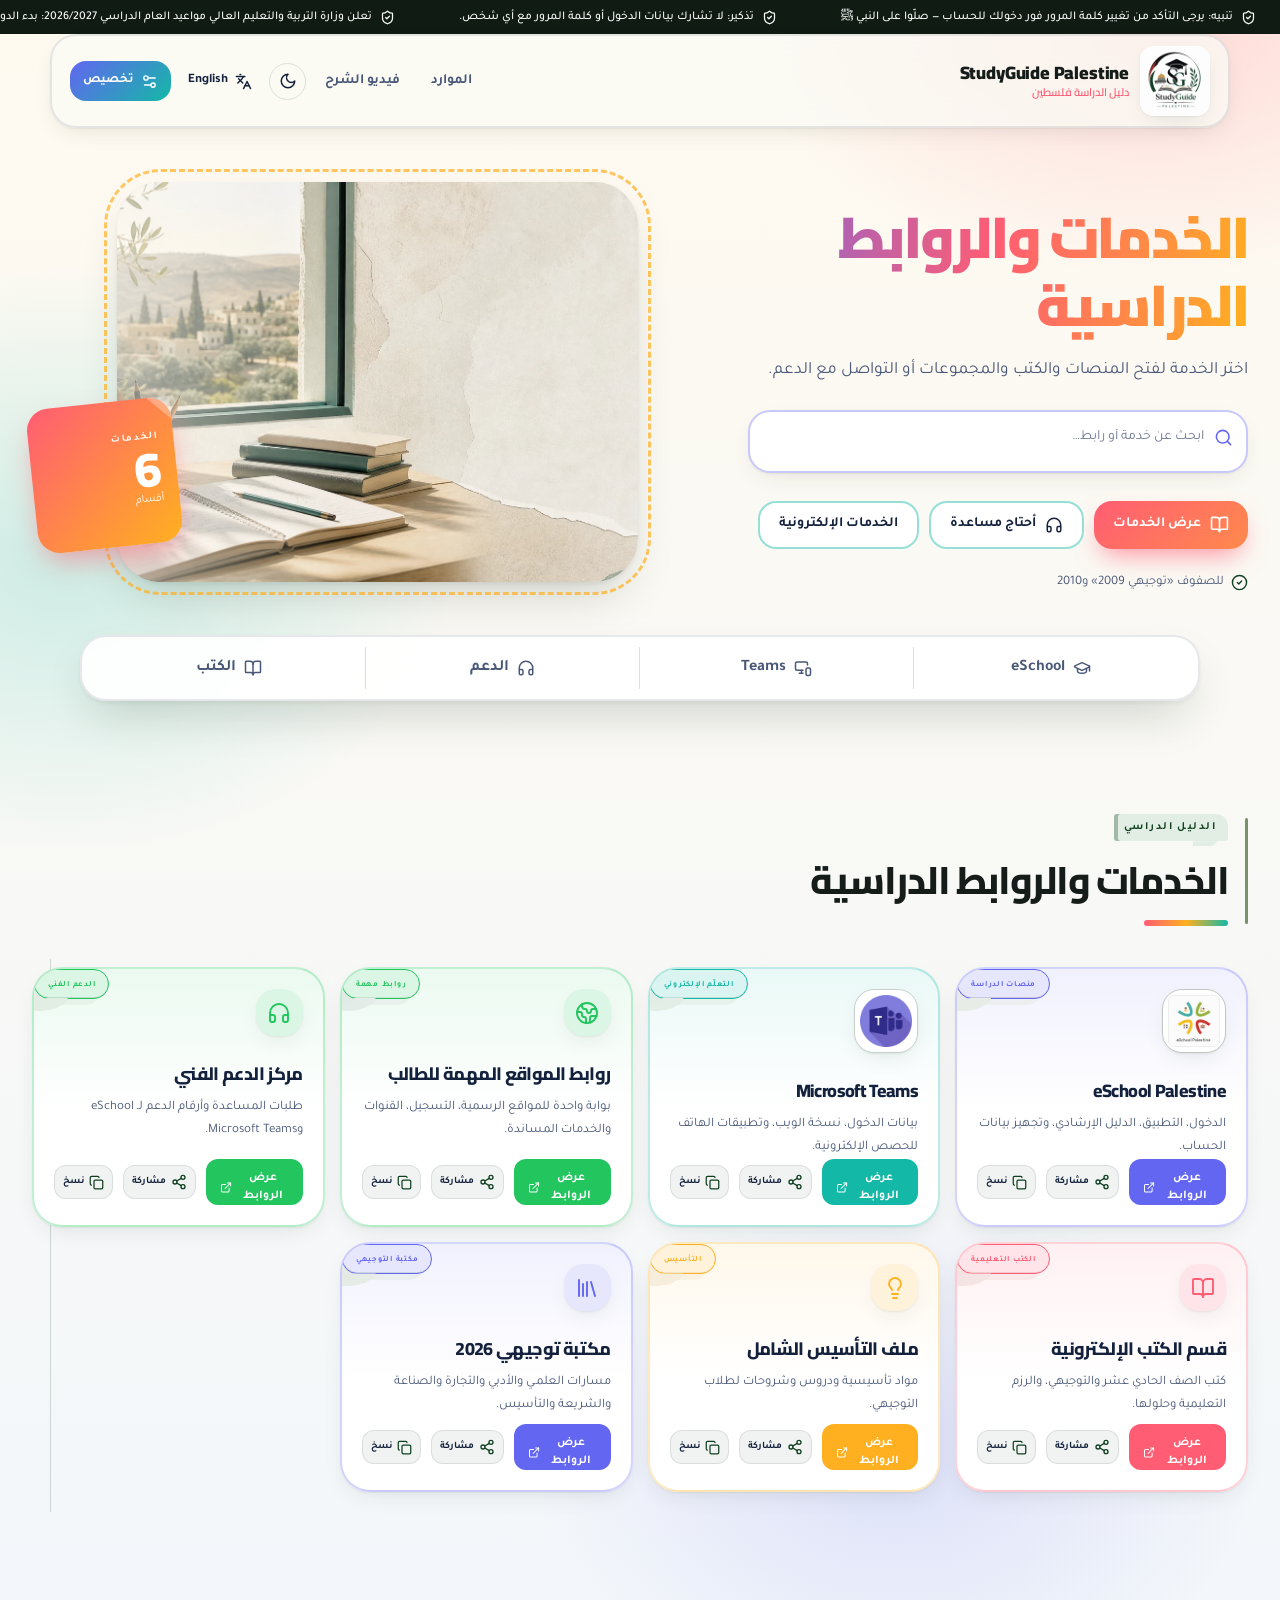
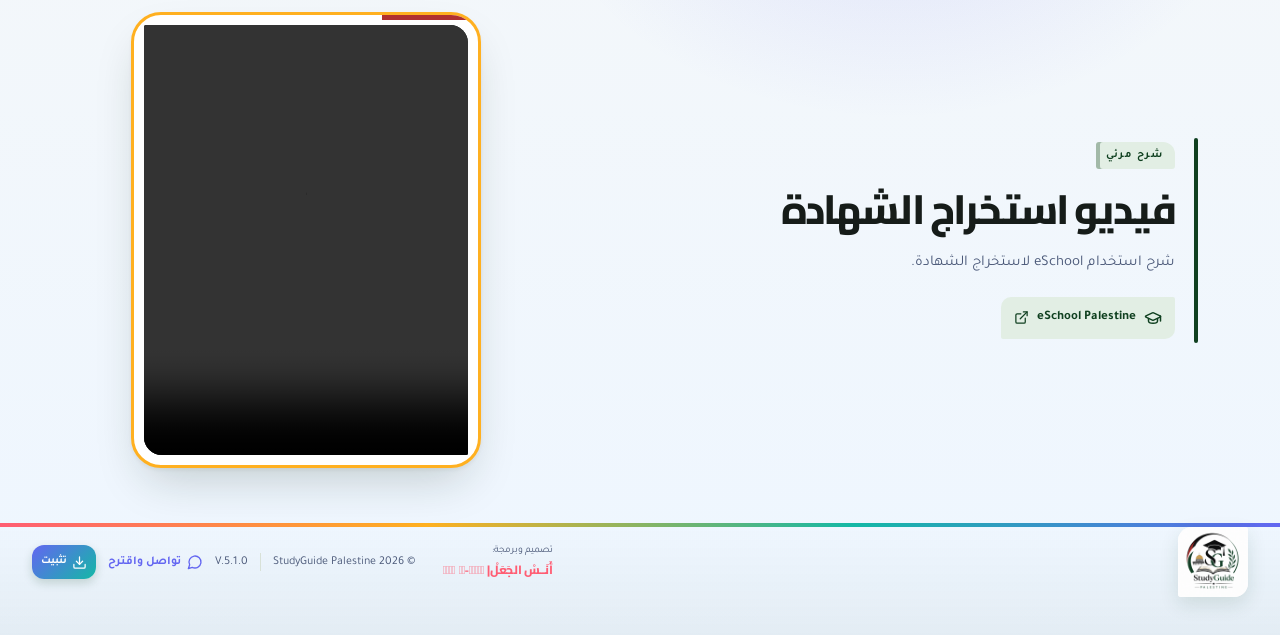
<file: index.html>
<!doctype html>
<html lang="ar" dir="rtl">
  <head>
    <meta charset="UTF-8" />
    <meta name="viewport" content="width=device-width, initial-scale=1.0, viewport-fit=cover" />
    <meta name="theme-color" content="#FFFAF0" media="(prefers-color-scheme: light)" />
    <meta name="theme-color" content="#0E1224" media="(prefers-color-scheme: dark)" />
    <meta name="description" content="StudyGuide Palestine — بوابة تعليمية حديثة لطلبة فلسطين." />
    <link rel="manifest" href="./manifest.json" />
    <link rel="icon" type="image/png" href="assets/media/icon-192.png" />
    <link rel="apple-touch-icon" href="assets/media/icon-192.png" />
    <title>StudyGuide Palestine | دليل الدراسة فلسطين</title>
    <script type="module" crossorigin src="./assets/index-CLbAVkuR.js"></script>
    <link rel="stylesheet" crossorigin href="./assets/index-Dxc9q6On.css">
    <link rel="stylesheet" href="./assets/premium.css">
      <script defer src="./assets/fixes.js"></script>
  </head>
  <body>
    <div id="root"></div>
    <noscript style="display:block;padding:40px;text-align:center;font:600 18px sans-serif">يحتاج الموقع إلى تفعيل JavaScript ليعمل.</noscript>
    <script defer src="https://manus-analytics.com/umami" data-website-id="be924c6c-4318-47d9-96c3-681dfb77f2b5"></script>
  </body>
</html>
</file>
<file: assets/index-Dxc9q6On.css>
@font-face {
  font-family: 'Cairo';
  font-style: normal;
  font-weight: 400;
  font-display: swap;
  src: url(./fonts/font-5.woff2) format('woff2');
}
@font-face {
  font-family: 'Cairo';
  font-style: normal;
  font-weight: 500;
  font-display: swap;
  src: url(./fonts/font-4.woff2) format('woff2');
}
@font-face {
  font-family: 'Cairo';
  font-style: normal;
  font-weight: 600;
  font-display: swap;
  src: url(./fonts/font-1.woff2) format('woff2');
}
@font-face {
  font-family: 'Cairo';
  font-style: normal;
  font-weight: 700;
  font-display: swap;
  src: url(./fonts/font-0.woff2) format('woff2');
}
@font-face {
  font-family: 'Cairo';
  font-style: normal;
  font-weight: 800;
  font-display: swap;
  src: url(./fonts/font-3.woff2) format('woff2');
}
@font-face {
  font-family: 'Cairo';
  font-style: normal;
  font-weight: 900;
  font-display: swap;
  src: url(./fonts/font-2.woff2) format('woff2');
}
@font-face {
  font-family: 'Tajawal';
  font-style: normal;
  font-weight: 400;
  font-display: swap;
  src: url(./fonts/font-6.woff2) format('woff2');
}
@font-face {
  font-family: 'Tajawal';
  font-style: normal;
  font-weight: 500;
  font-display: swap;
  src: url(./fonts/font-8.woff2) format('woff2');
}
@font-face {
  font-family: 'Tajawal';
  font-style: normal;
  font-weight: 700;
  font-display: swap;
  src: url(./fonts/font-7.woff2) format('woff2');
}
.reset-confirm-layer{z-index:90;padding:18px}.reset-confirm-modal{width:min(100%,430px);padding:26px;display:grid;justify-items:start;gap:12px;color:var(--ink);background:var(--paper);border:1px solid var(--line);border-radius:22px 4px;box-shadow:0 28px 80px #00000047;animation:modal-in .22s var(--ease-out)}.reset-confirm-symbol{width:46px;height:46px;display:grid;place-items:center;color:var(--accent);background:var(--accent-soft);border:1px solid color-mix(in srgb,var(--accent) 20%,var(--line));border-radius:50% 50% 4px}.reset-confirm-modal h2{margin:0;color:var(--navy);font:900 25px/1.45 Cairo;letter-spacing:-.035em}.reset-confirm-modal p{margin:-2px 0 4px;color:var(--ink-soft);font-size:13px;line-height:1.85}.reset-confirm-actions{width:100%;display:grid;grid-template-columns:1fr 1.35fr;gap:9px;margin-top:5px}.reset-confirm-actions button{min-height:44px;padding:0 12px;border-radius:10px 2px;cursor:pointer;font-size:13px;font-weight:800}.reset-cancel{color:var(--ink-soft);background:var(--card);border:1px solid var(--line)}.reset-cancel:hover{color:var(--accent);border-color:var(--accent)}.reset-approve{color:#fff;background:var(--accent);border:1px solid var(--accent);box-shadow:0 8px 16px color-mix(in srgb,var(--accent) 24%,transparent)}.reset-approve:hover{background:var(--navy-deep);border-color:var(--navy-deep)}.reset-confirm-actions button:active{transform:scale(.97)}@media (max-width: 450px){.reset-confirm-modal{padding:21px}.reset-confirm-modal h2{font-size:22px}.reset-confirm-actions{grid-template-columns:1fr}}.credential-copy-actions{display:grid;grid-template-columns:repeat(2,minmax(0,1fr));gap:8px}.credentials-result .credential-copy-actions button{min-height:40px;padding:0 9px;color:var(--accent);background:var(--accent-soft);border:1px solid color-mix(in srgb,var(--accent) 22%,var(--line));border-radius:8px 2px;box-shadow:none;font-size:11px}.credentials-result .credential-copy-actions button:hover{color:#fff;background:var(--accent)}.credentials-result .credential-copy-all{margin-top:1px}@media (max-width: 390px){.credential-copy-actions{grid-template-columns:1fr}.credentials-result .credential-copy-actions button{font-size:12px}}.designer-credit{display:grid;gap:2px;color:var(--ink-soft);line-height:1.5}.designer-credit>span{font-size:10px}.designer-credit b{color:var(--accent);font:800 12px/1.45 Cairo;letter-spacing:-.025em}.designer-credit b span{display:inline-block;margin-inline-start:3px;font-family:Tajawal,sans-serif;letter-spacing:.01em}@media (max-width: 1050px){.site-footer{grid-template-columns:1fr auto}.site-footer>p{display:grid!important;visibility:visible!important;opacity:1!important;grid-column:1 / -1;order:3;margin:2px 0 0;padding-top:9px;color:var(--ink-soft);border-top:1px solid var(--line);text-align:center;line-height:1.55;font-size:11px}}@media (max-width: 760px){.site-footer{align-items:center;text-align:center}.footer-brand,.footer-meta{justify-content:center}.site-footer>p{width:100%;padding-top:10px;font-size:11px}}.groups-drawer{margin-top:4px}.group-list{display:grid;gap:10px}.group-open-button{width:100%;min-height:76px;padding:13px 15px;display:flex;align-items:center;gap:12px;text-align:start;color:var(--ink);background:var(--card);border:1px solid var(--line);border-inline-end:3px solid var(--accent);border-radius:12px 3px;cursor:pointer;transition:transform .16s var(--ease-out),border-color .16s var(--ease-out),box-shadow .16s var(--ease-out)}.group-open-button:hover{border-color:var(--accent);box-shadow:0 9px 18px color-mix(in srgb,var(--accent) 12%,transparent);transform:translate(-3px)}.group-open-button:active{transform:scale(.985)}.group-open-button>svg{flex:0 0 auto;color:var(--accent)}.group-open-copy{min-width:0;flex:1;display:grid;gap:4px}.group-open-copy b{overflow-wrap:anywhere;color:var(--navy);font-size:14px;line-height:1.5}.group-open-copy small{color:var(--ink-soft);font-size:11px;font-weight:600}.group-detail-page{display:grid;gap:16px}.group-back-button{width:fit-content;min-height:40px;padding:0 13px;display:inline-flex;align-items:center;gap:8px;color:var(--accent);background:var(--accent-soft);border:1px solid color-mix(in srgb,var(--accent) 24%,var(--line));border-radius:9px 2px;cursor:pointer;font-size:12px;font-weight:800}.group-back-button:hover{color:#fff;background:var(--accent)}.group-detail-heading{display:grid;gap:6px;padding-bottom:13px;border-bottom:1px solid var(--line)}.group-detail-heading h3{margin:0;color:var(--navy);font:900 24px/1.5 Cairo;letter-spacing:-.035em}.group-detail-description{padding:18px;white-space:pre-line;color:var(--ink);background:var(--card);border:1px solid color-mix(in srgb,var(--accent) 32%,var(--line));border-radius:13px 3px;line-height:2}.group-detail-description p{margin:0 0 15px}.group-detail-description p:last-child{margin-bottom:0}.group-detail-links{display:grid;gap:9px}.group-detail-links a{min-height:52px;padding:11px 13px;display:flex;align-items:center;justify-content:space-between;gap:10px;color:#fff;background:linear-gradient(135deg,#183853,#28547f);border-radius:9px 2px;font-size:13px;font-weight:800}.group-detail-links a:hover{background:var(--accent)}.group-back-bottom{justify-content:center;width:100%;margin-top:2px}@media (max-width: 450px){.group-open-button{min-height:70px;padding:12px}.group-detail-heading h3{font-size:21px}.group-detail-description{padding:15px;font-size:14px;line-height:1.95}}@media (max-width: 760px){.hero-paper-note{display:none!important}}.eschool-guidance,.teams-guidance,.support-hint{background:#f8eeeb!important;border-color:#dfc2bc!important}.eschool-guidance>svg,.teams-guidance>svg,.support-hint svg{color:#aa5148!important}.eschool-guidance b,.teams-guidance b,.support-hint p{color:#87443d!important}.eschool-guidance p,.teams-guidance p{color:#7b514b!important}.teams-guidance .password-warning{color:#8f302b;font-weight:900}.teams-guidance a{color:#944238!important}:root.dark .eschool-guidance,:root.dark .teams-guidance,:root.dark .support-hint{background:#2c201e!important;border-color:#67403a!important}:root.dark .eschool-guidance b,:root.dark .teams-guidance b,:root.dark .support-hint p{color:#efc5bd!important}:root.dark .eschool-guidance p,:root.dark .teams-guidance p{color:#d7b6b0!important}:root.dark .teams-guidance .password-warning{color:#ffafa2}.support-feedback{margin:9px 0 0;padding:10px 12px;position:relative;color:#8f302b;background:color-mix(in srgb,var(--coral) 9%,var(--card));border:1px solid color-mix(in srgb,var(--coral) 38%,var(--line));border-radius:9px 2px;font-size:12px;font-weight:800;line-height:1.55}.support-feedback:before{content:"!";width:20px;height:20px;margin-inline-end:7px;display:inline-grid;place-items:center;color:#fff;background:var(--coral);border-radius:50%;font-size:13px;font-weight:900}.support-feedback.is-valid{color:#25613b;background:color-mix(in srgb,var(--accent) 10%,var(--card));border-color:color-mix(in srgb,var(--accent) 38%,var(--line))}.support-feedback.is-valid:before{display:none}.support-route-note{margin-top:12px;padding:14px;background:color-mix(in srgb,var(--accent-soft) 54%,var(--card));border:1px solid color-mix(in srgb,var(--accent) 22%,var(--line));border-radius:11px 2px}.support-route-note b{color:var(--navy);font-size:13px}.support-route-note p{margin:8px 0 10px;color:var(--ink-soft);font-size:12px;line-height:1.8}.support-route-note a{display:inline-flex;align-items:center;min-height:35px;padding:0 10px;color:var(--accent);background:var(--accent-soft);border-radius:7px 2px;font-size:12px;font-weight:800}.support-route-note a:hover{color:#fff;background:var(--accent)}@layer components;/*! tailwindcss v4.1.14 | MIT License | https://tailwindcss.com */@layer properties{@supports (((-webkit-hyphens:none)) and (not (margin-trim:inline))) or ((-moz-orient:inline) and (not (color:rgb(from red r g b)))){*,:before,:after,::backdrop{--tw-translate-x:0;--tw-translate-y:0;--tw-translate-z:0;--tw-rotate-x:initial;--tw-rotate-y:initial;--tw-rotate-z:initial;--tw-skew-x:initial;--tw-skew-y:initial;--tw-border-style:solid;--tw-gradient-position:initial;--tw-gradient-from:#0000;--tw-gradient-via:#0000;--tw-gradient-to:#0000;--tw-gradient-stops:initial;--tw-gradient-via-stops:initial;--tw-gradient-from-position:0%;--tw-gradient-via-position:50%;--tw-gradient-to-position:100%;--tw-leading:initial;--tw-font-weight:initial;--tw-tracking:initial;--tw-ordinal:initial;--tw-slashed-zero:initial;--tw-numeric-figure:initial;--tw-numeric-spacing:initial;--tw-numeric-fraction:initial;--tw-shadow:0 0 #0000;--tw-shadow-color:initial;--tw-shadow-alpha:100%;--tw-inset-shadow:0 0 #0000;--tw-inset-shadow-color:initial;--tw-inset-shadow-alpha:100%;--tw-ring-color:initial;--tw-ring-shadow:0 0 #0000;--tw-inset-ring-color:initial;--tw-inset-ring-shadow:0 0 #0000;--tw-ring-inset:initial;--tw-ring-offset-width:0px;--tw-ring-offset-color:#fff;--tw-ring-offset-shadow:0 0 #0000;--tw-outline-style:solid;--tw-backdrop-blur:initial;--tw-backdrop-brightness:initial;--tw-backdrop-contrast:initial;--tw-backdrop-grayscale:initial;--tw-backdrop-hue-rotate:initial;--tw-backdrop-invert:initial;--tw-backdrop-opacity:initial;--tw-backdrop-saturate:initial;--tw-backdrop-sepia:initial;--tw-duration:initial;--tw-ease:initial;--tw-content:"";--tw-animation-delay:0s;--tw-animation-direction:normal;--tw-animation-duration:initial;--tw-animation-fill-mode:none;--tw-animation-iteration-count:1;--tw-enter-blur:0;--tw-enter-opacity:1;--tw-enter-rotate:0;--tw-enter-scale:1;--tw-enter-translate-x:0;--tw-enter-translate-y:0;--tw-exit-blur:0;--tw-exit-opacity:1;--tw-exit-rotate:0;--tw-exit-scale:1;--tw-exit-translate-x:0;--tw-exit-translate-y:0}}}@layer theme{:root,:host{--font-sans:ui-sans-serif,system-ui,sans-serif,"Apple Color Emoji","Segoe UI Emoji","Segoe UI Symbol","Noto Color Emoji";--font-mono:ui-monospace,SFMono-Regular,Menlo,Monaco,Consolas,"Liberation Mono","Courier New",monospace;--color-red-100:oklch(93.6% .032 17.717);--color-red-500:oklch(63.7% .237 25.331);--color-blue-600:oklch(54.6% .245 262.881);--color-blue-700:oklch(48.8% .243 264.376);--color-slate-50:oklch(98.4% .003 247.858);--color-slate-100:oklch(96.8% .007 247.896);--color-slate-600:oklch(44.6% .043 257.281);--color-slate-700:oklch(37.2% .044 257.287);--color-slate-900:oklch(20.8% .042 265.755);--color-black:#000;--color-white:#fff;--spacing:.25rem;--container-sm:24rem;--container-lg:32rem;--container-2xl:42rem;--text-xs:.75rem;--text-xs--line-height:calc(1/.75);--text-sm:.875rem;--text-sm--line-height:calc(1.25/.875);--text-base:1rem;--text-base--line-height: 1.5 ;--text-lg:1.125rem;--text-lg--line-height:calc(1.75/1.125);--text-xl:1.25rem;--text-xl--line-height:calc(1.75/1.25);--text-4xl:2.25rem;--text-4xl--line-height:calc(2.5/2.25);--font-weight-normal:400;--font-weight-medium:500;--font-weight-semibold:600;--font-weight-bold:700;--tracking-tight:-.025em;--tracking-widest:.1em;--leading-snug:1.375;--leading-normal:1.5;--leading-relaxed:1.625;--radius-xs:.125rem;--radius-sm:.25rem;--radius-md:.375rem;--radius-lg:.5rem;--radius-xl:.75rem;--ease-out:cubic-bezier(0,0,.2,1);--ease-in-out:cubic-bezier(.4,0,.2,1);--animate-spin:spin 1s linear infinite;--animate-pulse:pulse 2s cubic-bezier(.4,0,.6,1)infinite;--blur-sm:8px;--blur-2xl:40px;--aspect-video:16/9;--default-transition-duration:.15s;--default-transition-timing-function:cubic-bezier(.4,0,.2,1);--default-font-family:var(--font-sans);--default-mono-font-family:var(--font-mono)}}@layer base{*,:after,:before,::backdrop{box-sizing:border-box;border:0 solid;margin:0;padding:0}::file-selector-button{box-sizing:border-box;border:0 solid;margin:0;padding:0}html,:host{-webkit-text-size-adjust:100%;tab-size:4;line-height:1.5;font-family:var(--default-font-family,ui-sans-serif,system-ui,sans-serif,"Apple Color Emoji","Segoe UI Emoji","Segoe UI Symbol","Noto Color Emoji");font-feature-settings:var(--default-font-feature-settings,normal);font-variation-settings:var(--default-font-variation-settings,normal);-webkit-tap-highlight-color:transparent}hr{height:0;color:inherit;border-top-width:1px}abbr:where([title]){-webkit-text-decoration:underline dotted;text-decoration:underline dotted}h1,h2,h3,h4,h5,h6{font-size:inherit;font-weight:inherit}a{color:inherit;-webkit-text-decoration:inherit;text-decoration:inherit}b,strong{font-weight:bolder}code,kbd,samp,pre{font-family:var(--default-mono-font-family,ui-monospace,SFMono-Regular,Menlo,Monaco,Consolas,"Liberation Mono","Courier New",monospace);font-feature-settings:var(--default-mono-font-feature-settings,normal);font-variation-settings:var(--default-mono-font-variation-settings,normal);font-size:1em}small{font-size:80%}sub,sup{vertical-align:baseline;font-size:75%;line-height:0;position:relative}sub{bottom:-.25em}sup{top:-.5em}table{text-indent:0;border-color:inherit;border-collapse:collapse}:-moz-focusring{outline:auto}progress{vertical-align:baseline}summary{display:list-item}ol,ul,menu{list-style:none}img,svg,video,canvas,audio,iframe,embed,object{vertical-align:middle;display:block}img,video{max-width:100%;height:auto}button,input,select,optgroup,textarea{font:inherit;font-feature-settings:inherit;font-variation-settings:inherit;letter-spacing:inherit;color:inherit;opacity:1;background-color:#0000;border-radius:0}::file-selector-button{font:inherit;font-feature-settings:inherit;font-variation-settings:inherit;letter-spacing:inherit;color:inherit;opacity:1;background-color:#0000;border-radius:0}:where(select:is([multiple],[size])) optgroup{font-weight:bolder}:where(select:is([multiple],[size])) optgroup option{padding-inline-start:20px}::file-selector-button{margin-inline-end:4px}::placeholder{opacity:1}@supports (not ((-webkit-appearance:-apple-pay-button))) or (contain-intrinsic-size:1px){::placeholder{color:currentColor}@supports (color:color-mix(in lab,red,red)){::placeholder{color:color-mix(in oklab,currentcolor 50%,transparent)}}}textarea{resize:vertical}::-webkit-search-decoration{-webkit-appearance:none}::-webkit-date-and-time-value{min-height:1lh;text-align:inherit}::-webkit-datetime-edit{display:inline-flex}::-webkit-datetime-edit-fields-wrapper{padding:0}::-webkit-datetime-edit{padding-block:0}::-webkit-datetime-edit-year-field{padding-block:0}::-webkit-datetime-edit-month-field{padding-block:0}::-webkit-datetime-edit-day-field{padding-block:0}::-webkit-datetime-edit-hour-field{padding-block:0}::-webkit-datetime-edit-minute-field{padding-block:0}::-webkit-datetime-edit-second-field{padding-block:0}::-webkit-datetime-edit-millisecond-field{padding-block:0}::-webkit-datetime-edit-meridiem-field{padding-block:0}::-webkit-calendar-picker-indicator{line-height:1}:-moz-ui-invalid{box-shadow:none}button,input:where([type=button],[type=reset],[type=submit]){appearance:button}::file-selector-button{appearance:button}::-webkit-inner-spin-button{height:auto}::-webkit-outer-spin-button{height:auto}[hidden]:where(:not([hidden=until-found])){display:none!important}}@layer utilities{.\@container\/card-header{container:card-header/inline-size}.\@container\/field-group{container:field-group/inline-size}.pointer-events-none{pointer-events:none}.invisible{visibility:hidden}.sr-only{clip-path:inset(50%);white-space:nowrap;border-width:0;width:1px;height:1px;margin:-1px;padding:0;position:absolute;overflow:hidden}.absolute{position:absolute}.fixed{position:fixed}.relative{position:relative}.static{position:static}.inset-0{inset:calc(var(--spacing)*0)}.inset-x-0{inset-inline:calc(var(--spacing)*0)}.inset-y-0{inset-block:calc(var(--spacing)*0)}.-top-12{top:calc(var(--spacing)*-12)}.top-0{top:calc(var(--spacing)*0)}.top-1\.5{top:calc(var(--spacing)*1.5)}.top-1\/2{top:50%}.top-3\.5{top:calc(var(--spacing)*3.5)}.top-4{top:calc(var(--spacing)*4)}.top-\[1px\]{top:1px}.top-\[50\%\]{top:50%}.top-\[60\%\]{top:60%}.top-full{top:100%}.-right-12{right:calc(var(--spacing)*-12)}.right-0{right:calc(var(--spacing)*0)}.right-1{right:calc(var(--spacing)*1)}.right-2{right:calc(var(--spacing)*2)}.right-3{right:calc(var(--spacing)*3)}.right-4{right:calc(var(--spacing)*4)}.-bottom-12{bottom:calc(var(--spacing)*-12)}.bottom-0{bottom:calc(var(--spacing)*0)}.-left-12{left:calc(var(--spacing)*-12)}.left-0{left:calc(var(--spacing)*0)}.left-1\/2{left:50%}.left-2{left:calc(var(--spacing)*2)}.left-\[50\%\]{left:50%}.isolate{isolation:isolate}.z-10{z-index:10}.z-20{z-index:20}.z-50{z-index:50}.z-\[1\]{z-index:1}.order-first{order:-9999}.order-last{order:9999}.col-start-2{grid-column-start:2}.row-span-2{grid-row:span 2/span 2}.row-start-1{grid-row-start:1}.container{width:100%}@media (min-width:40rem){.container{max-width:40rem}}@media (min-width:48rem){.container{max-width:48rem}}@media (min-width:64rem){.container{max-width:64rem}}@media (min-width:80rem){.container{max-width:80rem}}@media (min-width:96rem){.container{max-width:96rem}}.\!m-0{margin:calc(var(--spacing)*0)!important}.-mx-1{margin-inline:calc(var(--spacing)*-1)}.mx-2{margin-inline:calc(var(--spacing)*2)}.mx-3\.5{margin-inline:calc(var(--spacing)*3.5)}.mx-4{margin-inline:calc(var(--spacing)*4)}.mx-auto{margin-inline:auto}.-my-2{margin-block:calc(var(--spacing)*-2)}.my-0{margin-block:calc(var(--spacing)*0)}.my-0\.5{margin-block:calc(var(--spacing)*.5)}.my-1{margin-block:calc(var(--spacing)*1)}.-mt-4{margin-top:calc(var(--spacing)*-4)}.mt-1\.5{margin-top:calc(var(--spacing)*1.5)}.mt-2{margin-top:calc(var(--spacing)*2)}.mt-4{margin-top:calc(var(--spacing)*4)}.mt-auto{margin-top:auto}.mr-2{margin-right:calc(var(--spacing)*2)}.mb-2{margin-bottom:calc(var(--spacing)*2)}.mb-3{margin-bottom:calc(var(--spacing)*3)}.mb-4{margin-bottom:calc(var(--spacing)*4)}.mb-6{margin-bottom:calc(var(--spacing)*6)}.mb-8{margin-bottom:calc(var(--spacing)*8)}.-ml-4{margin-left:calc(var(--spacing)*-4)}.ml-1{margin-left:calc(var(--spacing)*1)}.ml-4{margin-left:calc(var(--spacing)*4)}.ml-auto{margin-left:auto}.line-clamp-1{-webkit-line-clamp:1;-webkit-box-orient:vertical;display:-webkit-box;overflow:hidden}.line-clamp-2{-webkit-line-clamp:2;-webkit-box-orient:vertical;display:-webkit-box;overflow:hidden}.block{display:block}.flex{display:flex}.grid{display:grid}.hidden{display:none}.inline-flex{display:inline-flex}.table{display:table}.table-caption{display:table-caption}.table-cell{display:table-cell}.table-row{display:table-row}.field-sizing-content{field-sizing:content}.aspect-square{aspect-ratio:1}.aspect-video{aspect-ratio:var(--aspect-video)}.size-\(--cell-size\){width:var(--cell-size);height:var(--cell-size)}.size-2{width:calc(var(--spacing)*2);height:calc(var(--spacing)*2)}.size-2\.5{width:calc(var(--spacing)*2.5);height:calc(var(--spacing)*2.5)}.size-3{width:calc(var(--spacing)*3);height:calc(var(--spacing)*3)}.size-3\.5{width:calc(var(--spacing)*3.5);height:calc(var(--spacing)*3.5)}.size-4{width:calc(var(--spacing)*4);height:calc(var(--spacing)*4)}.size-6{width:calc(var(--spacing)*6);height:calc(var(--spacing)*6)}.size-7{width:calc(var(--spacing)*7);height:calc(var(--spacing)*7)}.size-8{width:calc(var(--spacing)*8);height:calc(var(--spacing)*8)}.size-9{width:calc(var(--spacing)*9);height:calc(var(--spacing)*9)}.size-10{width:calc(var(--spacing)*10);height:calc(var(--spacing)*10)}.size-auto{width:auto;height:auto}.size-full{width:100%;height:100%}.h-\(--cell-size\){height:var(--cell-size)}.h-1\.5{height:calc(var(--spacing)*1.5)}.h-2{height:calc(var(--spacing)*2)}.h-2\.5{height:calc(var(--spacing)*2.5)}.h-4{height:calc(var(--spacing)*4)}.h-5{height:calc(var(--spacing)*5)}.h-6{height:calc(var(--spacing)*6)}.h-7{height:calc(var(--spacing)*7)}.h-8{height:calc(var(--spacing)*8)}.h-9{height:calc(var(--spacing)*9)}.h-10{height:calc(var(--spacing)*10)}.h-12{height:calc(var(--spacing)*12)}.h-16{height:calc(var(--spacing)*16)}.h-\[1\.15rem\]{height:1.15rem}.h-\[500px\]{height:500px}.h-\[calc\(100\%-1px\)\]{height:calc(100% - 1px)}.h-\[var\(--radix-navigation-menu-viewport-height\)\]{height:var(--radix-navigation-menu-viewport-height)}.h-\[var\(--radix-select-trigger-height\)\]{height:var(--radix-select-trigger-height)}.h-auto{height:auto}.h-full{height:100%}.h-px{height:1px}.h-svh{height:100svh}.max-h-\(--radix-context-menu-content-available-height\){max-height:var(--radix-context-menu-content-available-height)}.max-h-\(--radix-dropdown-menu-content-available-height\){max-height:var(--radix-dropdown-menu-content-available-height)}.max-h-\(--radix-select-content-available-height\){max-height:var(--radix-select-content-available-height)}.max-h-\[300px\]{max-height:300px}.min-h-0{min-height:calc(var(--spacing)*0)}.min-h-4{min-height:calc(var(--spacing)*4)}.min-h-16{min-height:calc(var(--spacing)*16)}.min-h-screen{min-height:100vh}.min-h-svh{min-height:100svh}.w-\(--cell-size\){width:var(--cell-size)}.w-\(--sidebar-width\){width:var(--sidebar-width)}.w-0{width:calc(var(--spacing)*0)}.w-1{width:calc(var(--spacing)*1)}.w-2{width:calc(var(--spacing)*2)}.w-2\.5{width:calc(var(--spacing)*2.5)}.w-3{width:calc(var(--spacing)*3)}.w-3\/4{width:75%}.w-4{width:calc(var(--spacing)*4)}.w-5{width:calc(var(--spacing)*5)}.w-8{width:calc(var(--spacing)*8)}.w-9{width:calc(var(--spacing)*9)}.w-10{width:calc(var(--spacing)*10)}.w-16{width:calc(var(--spacing)*16)}.w-64{width:calc(var(--spacing)*64)}.w-72{width:calc(var(--spacing)*72)}.w-\[100px\]{width:100px}.w-\[400px\]{width:400px}.w-auto{width:auto}.w-fit{width:fit-content}.w-full{width:100%}.w-max{width:max-content}.w-px{width:1px}.max-w-\(--skeleton-width\){max-width:var(--skeleton-width)}.max-w-2xl{max-width:var(--container-2xl)}.max-w-\[calc\(100\%-2rem\)\]{max-width:calc(100% - 2rem)}.max-w-lg{max-width:var(--container-lg)}.max-w-max{max-width:max-content}.max-w-sm{max-width:var(--container-sm)}.min-w-\(--cell-size\){min-width:var(--cell-size)}.min-w-0{min-width:calc(var(--spacing)*0)}.min-w-5{min-width:calc(var(--spacing)*5)}.min-w-8{min-width:calc(var(--spacing)*8)}.min-w-9{min-width:calc(var(--spacing)*9)}.min-w-10{min-width:calc(var(--spacing)*10)}.min-w-\[8rem\]{min-width:8rem}.min-w-\[12rem\]{min-width:12rem}.min-w-\[var\(--radix-select-trigger-width\)\]{min-width:var(--radix-select-trigger-width)}.flex-1{flex:1}.flex-shrink-0,.shrink-0{flex-shrink:0}.grow{flex-grow:1}.grow-0{flex-grow:0}.basis-full{flex-basis:100%}.caption-bottom{caption-side:bottom}.border-collapse{border-collapse:collapse}.origin-\(--radix-context-menu-content-transform-origin\){transform-origin:var(--radix-context-menu-content-transform-origin)}.origin-\(--radix-dropdown-menu-content-transform-origin\){transform-origin:var(--radix-dropdown-menu-content-transform-origin)}.origin-\(--radix-hover-card-content-transform-origin\){transform-origin:var(--radix-hover-card-content-transform-origin)}.origin-\(--radix-menubar-content-transform-origin\){transform-origin:var(--radix-menubar-content-transform-origin)}.origin-\(--radix-popover-content-transform-origin\){transform-origin:var(--radix-popover-content-transform-origin)}.origin-\(--radix-select-content-transform-origin\){transform-origin:var(--radix-select-content-transform-origin)}.origin-\(--radix-tooltip-content-transform-origin\){transform-origin:var(--radix-tooltip-content-transform-origin)}.-translate-x-1\/2{--tw-translate-x: -50% ;translate:var(--tw-translate-x)var(--tw-translate-y)}.-translate-x-px{--tw-translate-x:-1px;translate:var(--tw-translate-x)var(--tw-translate-y)}.translate-x-\[-50\%\]{--tw-translate-x:-50%;translate:var(--tw-translate-x)var(--tw-translate-y)}.translate-x-px{--tw-translate-x:1px;translate:var(--tw-translate-x)var(--tw-translate-y)}.-translate-y-1\/2{--tw-translate-y: -50% ;translate:var(--tw-translate-x)var(--tw-translate-y)}.translate-y-0\.5{--tw-translate-y:calc(var(--spacing)*.5);translate:var(--tw-translate-x)var(--tw-translate-y)}.translate-y-\[-50\%\]{--tw-translate-y:-50%;translate:var(--tw-translate-x)var(--tw-translate-y)}.translate-y-\[calc\(-50\%_-_2px\)\]{--tw-translate-y: calc(-50% - 2px) ;translate:var(--tw-translate-x)var(--tw-translate-y)}.rotate-45{rotate:45deg}.rotate-90{rotate:90deg}.transform{transform:var(--tw-rotate-x,)var(--tw-rotate-y,)var(--tw-rotate-z,)var(--tw-skew-x,)var(--tw-skew-y,)}.animate-caret-blink{animation:1.25s ease-out infinite caret-blink}.animate-in{animation:enter var(--tw-animation-duration,var(--tw-duration,.15s))var(--tw-ease,ease)var(--tw-animation-delay,0s)var(--tw-animation-iteration-count,1)var(--tw-animation-direction,normal)var(--tw-animation-fill-mode,none)}.animate-pulse{animation:var(--animate-pulse)}.animate-spin{animation:var(--animate-spin)}.cursor-default{cursor:default}.cursor-pointer{cursor:pointer}.cursor-text{cursor:text}.touch-none{touch-action:none}.resize-none{resize:none}.scroll-my-1{scroll-margin-block:calc(var(--spacing)*1)}.scroll-py-1{scroll-padding-block:calc(var(--spacing)*1)}.list-disc{list-style-type:disc}.list-none{list-style-type:none}.auto-rows-min{grid-auto-rows:min-content}.grid-cols-\[0_1fr\]{grid-template-columns:0 1fr}.grid-rows-\[auto_auto\]{grid-template-rows:auto auto}.flex-col{flex-direction:column}.flex-col-reverse{flex-direction:column-reverse}.flex-row{flex-direction:row}.flex-wrap{flex-wrap:wrap}.items-center{align-items:center}.items-end{align-items:flex-end}.items-start{align-items:flex-start}.items-stretch{align-items:stretch}.justify-between{justify-content:space-between}.justify-center{justify-content:center}.justify-start{justify-content:flex-start}.justify-items-start{justify-items:start}.gap-0{gap:calc(var(--spacing)*0)}.gap-0\.5{gap:calc(var(--spacing)*.5)}.gap-1{gap:calc(var(--spacing)*1)}.gap-1\.5{gap:calc(var(--spacing)*1.5)}.gap-2{gap:calc(var(--spacing)*2)}.gap-2\.5{gap:calc(var(--spacing)*2.5)}.gap-3{gap:calc(var(--spacing)*3)}.gap-4{gap:calc(var(--spacing)*4)}.gap-6{gap:calc(var(--spacing)*6)}.gap-7{gap:calc(var(--spacing)*7)}.gap-y-0\.5{row-gap:calc(var(--spacing)*.5)}.self-start{align-self:flex-start}.self-stretch{align-self:stretch}.justify-self-end{justify-self:flex-end}.truncate{text-overflow:ellipsis;white-space:nowrap;overflow:hidden}.overflow-auto{overflow:auto}.overflow-hidden{overflow:hidden}.overflow-x-auto{overflow-x:auto}.overflow-x-hidden{overflow-x:hidden}.overflow-y-auto{overflow-y:auto}.rounded{border-radius:.25rem}.rounded-\[2px\]{border-radius:2px}.rounded-\[4px\]{border-radius:4px}.rounded-\[10px\]{border-radius:10px}.rounded-\[20px\]{border-radius:20px}.rounded-\[calc\(var\(--radius\)-5px\)\]{border-radius:calc(var(--radius) - 5px)}.rounded-\[inherit\]{border-radius:inherit}.rounded-full{border-radius:3.40282e38px}.rounded-lg{border-radius:var(--radius-lg)}.rounded-md{border-radius:var(--radius-md)}.rounded-none{border-radius:0}.rounded-sm{border-radius:var(--radius-sm)}.rounded-xl{border-radius:var(--radius-xl)}.rounded-xs{border-radius:var(--radius-xs)}.rounded-l-md{border-top-left-radius:var(--radius-md);border-bottom-left-radius:var(--radius-md)}.rounded-tl-sm{border-top-left-radius:var(--radius-sm)}.rounded-r-md{border-top-right-radius:var(--radius-md);border-bottom-right-radius:var(--radius-md)}.border{border-style:var(--tw-border-style);border-width:1px}.border-0{border-style:var(--tw-border-style);border-width:0}.border-\[1\.5px\]{border-style:var(--tw-border-style);border-width:1.5px}.border-y{border-block-style:var(--tw-border-style);border-block-width:1px}.border-t{border-top-style:var(--tw-border-style);border-top-width:1px}.border-r{border-right-style:var(--tw-border-style);border-right-width:1px}.border-b{border-bottom-style:var(--tw-border-style);border-bottom-width:1px}.border-l{border-left-style:var(--tw-border-style);border-left-width:1px}.border-dashed{--tw-border-style:dashed;border-style:dashed}.border-\(--color-border\){border-color:var(--color-border)}.border-\[rgba\(0\,0\,0\,0\.08\)\]{border-color:#00000014}.border-transparent{border-color:#0000}.border-t-transparent{border-top-color:#0000}.border-l-transparent{border-left-color:#0000}.bg-\(--color-bg\){background-color:var(--color-bg)}.bg-\[\#1a1a19\]{background-color:#1a1a19}.bg-\[\#f8f8f7\]{background-color:#f8f8f7}.bg-black\/50{background-color:#00000080}@supports (color:color-mix(in lab,red,red)){.bg-black\/50{background-color:color-mix(in oklab,var(--color-black)50%,transparent)}}.bg-blue-600{background-color:var(--color-blue-600)}.bg-red-100{background-color:var(--color-red-100)}.bg-transparent{background-color:#0000}.bg-white{background-color:var(--color-white)}.bg-white\/80{background-color:#fffc}@supports (color:color-mix(in lab,red,red)){.bg-white\/80{background-color:color-mix(in oklab,var(--color-white)80%,transparent)}}.bg-gradient-to-br{--tw-gradient-position:to bottom right in oklab;background-image:linear-gradient(var(--tw-gradient-stops))}.from-slate-50{--tw-gradient-from:var(--color-slate-50);--tw-gradient-stops:var(--tw-gradient-via-stops,var(--tw-gradient-position),var(--tw-gradient-from)var(--tw-gradient-from-position),var(--tw-gradient-to)var(--tw-gradient-to-position))}.to-slate-100{--tw-gradient-to:var(--color-slate-100);--tw-gradient-stops:var(--tw-gradient-via-stops,var(--tw-gradient-position),var(--tw-gradient-from)var(--tw-gradient-from-position),var(--tw-gradient-to)var(--tw-gradient-to-position))}.fill-current{fill:currentColor}.p-0{padding:calc(var(--spacing)*0)}.p-1{padding:calc(var(--spacing)*1)}.p-2{padding:calc(var(--spacing)*2)}.p-3{padding:calc(var(--spacing)*3)}.p-4{padding:calc(var(--spacing)*4)}.p-5{padding:calc(var(--spacing)*5)}.p-6{padding:calc(var(--spacing)*6)}.p-8{padding:calc(var(--spacing)*8)}.p-\[3px\]{padding:3px}.p-px{padding:1px}.px-\(--cell-size\){padding-inline:var(--cell-size)}.px-1{padding-inline:calc(var(--spacing)*1)}.px-1\.5{padding-inline:calc(var(--spacing)*1.5)}.px-2{padding-inline:calc(var(--spacing)*2)}.px-2\.5{padding-inline:calc(var(--spacing)*2.5)}.px-3{padding-inline:calc(var(--spacing)*3)}.px-4{padding-inline:calc(var(--spacing)*4)}.px-5{padding-inline:calc(var(--spacing)*5)}.px-6{padding-inline:calc(var(--spacing)*6)}.py-0\.5{padding-block:calc(var(--spacing)*.5)}.py-1{padding-block:calc(var(--spacing)*1)}.py-1\.5{padding-block:calc(var(--spacing)*1.5)}.py-2{padding-block:calc(var(--spacing)*2)}.py-2\.5{padding-block:calc(var(--spacing)*2.5)}.py-3{padding-block:calc(var(--spacing)*3)}.py-4{padding-block:calc(var(--spacing)*4)}.py-5{padding-block:calc(var(--spacing)*5)}.py-6{padding-block:calc(var(--spacing)*6)}.pt-0{padding-top:calc(var(--spacing)*0)}.pt-3{padding-top:calc(var(--spacing)*3)}.pt-4{padding-top:calc(var(--spacing)*4)}.pt-8{padding-top:calc(var(--spacing)*8)}.pt-12{padding-top:calc(var(--spacing)*12)}.pr-1{padding-right:calc(var(--spacing)*1)}.pr-2{padding-right:calc(var(--spacing)*2)}.pr-2\.5{padding-right:calc(var(--spacing)*2.5)}.pr-3{padding-right:calc(var(--spacing)*3)}.pr-8{padding-right:calc(var(--spacing)*8)}.pb-3{padding-bottom:calc(var(--spacing)*3)}.pb-4{padding-bottom:calc(var(--spacing)*4)}.pb-8{padding-bottom:calc(var(--spacing)*8)}.pl-2{padding-left:calc(var(--spacing)*2)}.pl-3{padding-left:calc(var(--spacing)*3)}.pl-4{padding-left:calc(var(--spacing)*4)}.pl-8{padding-left:calc(var(--spacing)*8)}.text-center{text-align:center}.text-left{text-align:left}.align-middle{vertical-align:middle}.font-mono{font-family:var(--font-mono)}.font-sans{font-family:var(--font-sans)}.text-4xl{font-size:var(--text-4xl);line-height:var(--tw-leading,var(--text-4xl--line-height))}.text-base{font-size:var(--text-base);line-height:var(--tw-leading,var(--text-base--line-height))}.text-lg{font-size:var(--text-lg);line-height:var(--tw-leading,var(--text-lg--line-height))}.text-sm{font-size:var(--text-sm);line-height:var(--tw-leading,var(--text-sm--line-height))}.text-sm\/relaxed{font-size:var(--text-sm);line-height:var(--leading-relaxed)}.text-xl{font-size:var(--text-xl);line-height:var(--tw-leading,var(--text-xl--line-height))}.text-xs{font-size:var(--text-xs);line-height:var(--tw-leading,var(--text-xs--line-height))}.text-\[0\.8rem\]{font-size:.8rem}.leading-5{--tw-leading:calc(var(--spacing)*5);line-height:calc(var(--spacing)*5)}.leading-\[26px\]{--tw-leading:26px;line-height:26px}.leading-none{--tw-leading:1;line-height:1}.leading-normal{--tw-leading:var(--leading-normal);line-height:var(--leading-normal)}.leading-relaxed{--tw-leading:var(--leading-relaxed);line-height:var(--leading-relaxed)}.leading-snug{--tw-leading:var(--leading-snug);line-height:var(--leading-snug)}.font-bold{--tw-font-weight:var(--font-weight-bold);font-weight:var(--font-weight-bold)}.font-medium{--tw-font-weight:var(--font-weight-medium);font-weight:var(--font-weight-medium)}.font-normal{--tw-font-weight:var(--font-weight-normal);font-weight:var(--font-weight-normal)}.font-semibold{--tw-font-weight:var(--font-weight-semibold);font-weight:var(--font-weight-semibold)}.tracking-\[-0\.44px\]{--tw-tracking:-.44px;letter-spacing:-.44px}.tracking-\[-0\.154px\]{--tw-tracking:-.154px;letter-spacing:-.154px}.tracking-tight{--tw-tracking:var(--tracking-tight);letter-spacing:var(--tracking-tight)}.tracking-widest{--tw-tracking:var(--tracking-widest);letter-spacing:var(--tracking-widest)}.text-balance{text-wrap:balance}.break-words{overflow-wrap:break-word}.whitespace-break-spaces{white-space:break-spaces}.whitespace-nowrap{white-space:nowrap}.text-\[\#34322d\]{color:#34322d}.text-\[\#858481\]{color:#858481}.text-current{color:currentColor}.text-red-500{color:var(--color-red-500)}.text-slate-600{color:var(--color-slate-600)}.text-slate-700{color:var(--color-slate-700)}.text-slate-900{color:var(--color-slate-900)}.text-white{color:var(--color-white)}.tabular-nums{--tw-numeric-spacing:tabular-nums;font-variant-numeric:var(--tw-ordinal,)var(--tw-slashed-zero,)var(--tw-numeric-figure,)var(--tw-numeric-spacing,)var(--tw-numeric-fraction,)}.underline-offset-4{text-underline-offset:4px}.opacity-0{opacity:0}.opacity-50{opacity:.5}.opacity-70{opacity:.7}.shadow{--tw-shadow:0 1px 3px 0 var(--tw-shadow-color,#0000001a),0 1px 2px -1px var(--tw-shadow-color,#0000001a);box-shadow:var(--tw-inset-shadow),var(--tw-inset-ring-shadow),var(--tw-ring-offset-shadow),var(--tw-ring-shadow),var(--tw-shadow)}.shadow-\[0_0_0_1px_hsl\(var\(--sidebar-border\)\)\]{--tw-shadow:0 0 0 1px var(--tw-shadow-color,hsl(var(--sidebar-border)));box-shadow:var(--tw-inset-shadow),var(--tw-inset-ring-shadow),var(--tw-ring-offset-shadow),var(--tw-ring-shadow),var(--tw-shadow)}.shadow-\[0px_4px_11px_0px_rgba\(0\,0\,0\,0\.08\)\]{--tw-shadow:0px 4px 11px 0px var(--tw-shadow-color,#00000014);box-shadow:var(--tw-inset-shadow),var(--tw-inset-ring-shadow),var(--tw-ring-offset-shadow),var(--tw-ring-shadow),var(--tw-shadow)}.shadow-lg{--tw-shadow:0 10px 15px -3px var(--tw-shadow-color,#0000001a),0 4px 6px -4px var(--tw-shadow-color,#0000001a);box-shadow:var(--tw-inset-shadow),var(--tw-inset-ring-shadow),var(--tw-ring-offset-shadow),var(--tw-ring-shadow),var(--tw-shadow)}.shadow-md{--tw-shadow:0 4px 6px -1px var(--tw-shadow-color,#0000001a),0 2px 4px -2px var(--tw-shadow-color,#0000001a);box-shadow:var(--tw-inset-shadow),var(--tw-inset-ring-shadow),var(--tw-ring-offset-shadow),var(--tw-ring-shadow),var(--tw-shadow)}.shadow-none{--tw-shadow:0 0 #0000;box-shadow:var(--tw-inset-shadow),var(--tw-inset-ring-shadow),var(--tw-ring-offset-shadow),var(--tw-ring-shadow),var(--tw-shadow)}.shadow-sm{--tw-shadow:0 1px 3px 0 var(--tw-shadow-color,#0000001a),0 1px 2px -1px var(--tw-shadow-color,#0000001a);box-shadow:var(--tw-inset-shadow),var(--tw-inset-ring-shadow),var(--tw-ring-offset-shadow),var(--tw-ring-shadow),var(--tw-shadow)}.shadow-xl{--tw-shadow:0 20px 25px -5px var(--tw-shadow-color,#0000001a),0 8px 10px -6px var(--tw-shadow-color,#0000001a);box-shadow:var(--tw-inset-shadow),var(--tw-inset-ring-shadow),var(--tw-ring-offset-shadow),var(--tw-ring-shadow),var(--tw-shadow)}.shadow-xs{--tw-shadow:0 1px 2px 0 var(--tw-shadow-color,#0000000d);box-shadow:var(--tw-inset-shadow),var(--tw-inset-ring-shadow),var(--tw-ring-offset-shadow),var(--tw-ring-shadow),var(--tw-shadow)}.ring-0{--tw-ring-shadow:var(--tw-ring-inset,)0 0 0 calc(0px + var(--tw-ring-offset-width))var(--tw-ring-color,currentcolor);box-shadow:var(--tw-inset-shadow),var(--tw-inset-ring-shadow),var(--tw-ring-offset-shadow),var(--tw-ring-shadow),var(--tw-shadow)}.outline-hidden{--tw-outline-style:none;outline-style:none}@media (forced-colors:active){.outline-hidden{outline-offset:2px;outline:2px solid #0000}}.outline{outline-style:var(--tw-outline-style);outline-width:1px}.backdrop-blur-2xl{--tw-backdrop-blur:blur(var(--blur-2xl));-webkit-backdrop-filter:var(--tw-backdrop-blur,)var(--tw-backdrop-brightness,)var(--tw-backdrop-contrast,)var(--tw-backdrop-grayscale,)var(--tw-backdrop-hue-rotate,)var(--tw-backdrop-invert,)var(--tw-backdrop-opacity,)var(--tw-backdrop-saturate,)var(--tw-backdrop-sepia,);backdrop-filter:var(--tw-backdrop-blur,)var(--tw-backdrop-brightness,)var(--tw-backdrop-contrast,)var(--tw-backdrop-grayscale,)var(--tw-backdrop-hue-rotate,)var(--tw-backdrop-invert,)var(--tw-backdrop-opacity,)var(--tw-backdrop-saturate,)var(--tw-backdrop-sepia,)}.backdrop-blur-sm{--tw-backdrop-blur:blur(var(--blur-sm));-webkit-backdrop-filter:var(--tw-backdrop-blur,)var(--tw-backdrop-brightness,)var(--tw-backdrop-contrast,)var(--tw-backdrop-grayscale,)var(--tw-backdrop-hue-rotate,)var(--tw-backdrop-invert,)var(--tw-backdrop-opacity,)var(--tw-backdrop-saturate,)var(--tw-backdrop-sepia,);backdrop-filter:var(--tw-backdrop-blur,)var(--tw-backdrop-brightness,)var(--tw-backdrop-contrast,)var(--tw-backdrop-grayscale,)var(--tw-backdrop-hue-rotate,)var(--tw-backdrop-invert,)var(--tw-backdrop-opacity,)var(--tw-backdrop-saturate,)var(--tw-backdrop-sepia,)}.transition{transition-property:color,background-color,border-color,outline-color,text-decoration-color,fill,stroke,--tw-gradient-from,--tw-gradient-via,--tw-gradient-to,opacity,box-shadow,transform,translate,scale,rotate,filter,-webkit-backdrop-filter,backdrop-filter,display,content-visibility,overlay,pointer-events;transition-timing-function:var(--tw-ease,var(--default-transition-timing-function));transition-duration:var(--tw-duration,var(--default-transition-duration))}.transition-\[color\,box-shadow\]{transition-property:color,box-shadow;transition-timing-function:var(--tw-ease,var(--default-transition-timing-function));transition-duration:var(--tw-duration,var(--default-transition-duration))}.transition-\[left\,right\,width\]{transition-property:left,right,width;transition-timing-function:var(--tw-ease,var(--default-transition-timing-function));transition-duration:var(--tw-duration,var(--default-transition-duration))}.transition-\[margin\,opacity\]{transition-property:margin,opacity;transition-timing-function:var(--tw-ease,var(--default-transition-timing-function));transition-duration:var(--tw-duration,var(--default-transition-duration))}.transition-\[width\,height\,padding\]{transition-property:width,height,padding;transition-timing-function:var(--tw-ease,var(--default-transition-timing-function));transition-duration:var(--tw-duration,var(--default-transition-duration))}.transition-\[width\]{transition-property:width;transition-timing-function:var(--tw-ease,var(--default-transition-timing-function));transition-duration:var(--tw-duration,var(--default-transition-duration))}.transition-all{transition-property:all;transition-timing-function:var(--tw-ease,var(--default-transition-timing-function));transition-duration:var(--tw-duration,var(--default-transition-duration))}.transition-colors{transition-property:color,background-color,border-color,outline-color,text-decoration-color,fill,stroke,--tw-gradient-from,--tw-gradient-via,--tw-gradient-to;transition-timing-function:var(--tw-ease,var(--default-transition-timing-function));transition-duration:var(--tw-duration,var(--default-transition-duration))}.transition-opacity{transition-property:opacity;transition-timing-function:var(--tw-ease,var(--default-transition-timing-function));transition-duration:var(--tw-duration,var(--default-transition-duration))}.transition-shadow{transition-property:box-shadow;transition-timing-function:var(--tw-ease,var(--default-transition-timing-function));transition-duration:var(--tw-duration,var(--default-transition-duration))}.transition-transform{transition-property:transform,translate,scale,rotate;transition-timing-function:var(--tw-ease,var(--default-transition-timing-function));transition-duration:var(--tw-duration,var(--default-transition-duration))}.transition-none{transition-property:none}.duration-100{--tw-duration:.1s;transition-duration:.1s}.duration-200{--tw-duration:.2s;transition-duration:.2s}.duration-300{--tw-duration:.3s;transition-duration:.3s}.duration-1000{--tw-duration:1s;transition-duration:1s}.ease-in-out{--tw-ease:var(--ease-in-out);transition-timing-function:var(--ease-in-out)}.ease-linear{--tw-ease:linear;transition-timing-function:linear}.fade-in-0{--tw-enter-opacity:0}.outline-none{--tw-outline-style:none;outline-style:none}.select-none{-webkit-user-select:none;user-select:none}.zoom-in-95{--tw-enter-scale:.95}.\[--cell-size\:--spacing\(8\)\]{--cell-size:calc(var(--spacing)*8)}.group-focus-within\/menu-item\:opacity-100:is(:where(.group\/menu-item):focus-within *){opacity:1}@media (hover:hover){.group-hover\/menu-item\:opacity-100:is(:where(.group\/menu-item):hover *){opacity:1}}.group-has-data-\[sidebar\=menu-action\]\/menu-item\:pr-8:is(:where(.group\/menu-item):has([data-sidebar=menu-action]) *){padding-right:calc(var(--spacing)*8)}.group-has-\[\[data-orientation\=horizontal\]\]\/field\:text-balance:is(:where(.group\/field):has([data-orientation=horizontal]) *){text-wrap:balance}.group-has-\[\[data-slot\=item-description\]\]\/item\:translate-y-0\.5:is(:where(.group\/item):has([data-slot=item-description]) *){--tw-translate-y:calc(var(--spacing)*.5);translate:var(--tw-translate-x)var(--tw-translate-y)}.group-has-\[\[data-slot\=item-description\]\]\/item\:self-start:is(:where(.group\/item):has([data-slot=item-description]) *){align-self:flex-start}.group-has-\[\>input\]\/input-group\:pt-2\.5:is(:where(.group\/input-group):has(>input) *){padding-top:calc(var(--spacing)*2.5)}.group-has-\[\>input\]\/input-group\:pb-2\.5:is(:where(.group\/input-group):has(>input) *){padding-bottom:calc(var(--spacing)*2.5)}.group-data-\[collapsible\=icon\]\:-mt-8:is(:where(.group)[data-collapsible=icon] *){margin-top:calc(var(--spacing)*-8)}.group-data-\[collapsible\=icon\]\:hidden:is(:where(.group)[data-collapsible=icon] *){display:none}.group-data-\[collapsible\=icon\]\:size-8\!:is(:where(.group)[data-collapsible=icon] *){width:calc(var(--spacing)*8)!important;height:calc(var(--spacing)*8)!important}.group-data-\[collapsible\=icon\]\:w-\(--sidebar-width-icon\):is(:where(.group)[data-collapsible=icon] *){width:var(--sidebar-width-icon)}.group-data-\[collapsible\=icon\]\:w-\[calc\(var\(--sidebar-width-icon\)\+\(--spacing\(4\)\)\)\]:is(:where(.group)[data-collapsible=icon] *){width:calc(var(--sidebar-width-icon) + (calc(var(--spacing)*4)))}.group-data-\[collapsible\=icon\]\:w-\[calc\(var\(--sidebar-width-icon\)\+\(--spacing\(4\)\)\+2px\)\]:is(:where(.group)[data-collapsible=icon] *){width:calc(var(--sidebar-width-icon) + (calc(var(--spacing)*4)) + 2px)}.group-data-\[collapsible\=icon\]\:overflow-hidden:is(:where(.group)[data-collapsible=icon] *){overflow:hidden}.group-data-\[collapsible\=icon\]\:p-0\!:is(:where(.group)[data-collapsible=icon] *){padding:calc(var(--spacing)*0)!important}.group-data-\[collapsible\=icon\]\:p-2\!:is(:where(.group)[data-collapsible=icon] *){padding:calc(var(--spacing)*2)!important}.group-data-\[collapsible\=icon\]\:opacity-0:is(:where(.group)[data-collapsible=icon] *){opacity:0}.group-data-\[collapsible\=offcanvas\]\:right-\[calc\(var\(--sidebar-width\)\*-1\)\]:is(:where(.group)[data-collapsible=offcanvas] *){right:calc(var(--sidebar-width)*-1)}.group-data-\[collapsible\=offcanvas\]\:left-\[calc\(var\(--sidebar-width\)\*-1\)\]:is(:where(.group)[data-collapsible=offcanvas] *){left:calc(var(--sidebar-width)*-1)}.group-data-\[collapsible\=offcanvas\]\:w-0:is(:where(.group)[data-collapsible=offcanvas] *){width:calc(var(--spacing)*0)}.group-data-\[collapsible\=offcanvas\]\:translate-x-0:is(:where(.group)[data-collapsible=offcanvas] *){--tw-translate-x:calc(var(--spacing)*0);translate:var(--tw-translate-x)var(--tw-translate-y)}.group-data-\[disabled\=true\]\:pointer-events-none:is(:where(.group)[data-disabled=true] *){pointer-events:none}.group-data-\[disabled\=true\]\:opacity-50:is(:where(.group)[data-disabled=true] *),.group-data-\[disabled\=true\]\/field\:opacity-50:is(:where(.group\/field)[data-disabled=true] *),.group-data-\[disabled\=true\]\/input-group\:opacity-50:is(:where(.group\/input-group)[data-disabled=true] *){opacity:.5}.group-data-\[focused\=true\]\/day\:relative:is(:where(.group\/day)[data-focused=true] *){position:relative}.group-data-\[focused\=true\]\/day\:z-10:is(:where(.group\/day)[data-focused=true] *){z-index:10}.group-data-\[focused\=true\]\/day\:ring-\[3px\]:is(:where(.group\/day)[data-focused=true] *){--tw-ring-shadow:var(--tw-ring-inset,)0 0 0 calc(3px + var(--tw-ring-offset-width))var(--tw-ring-color,currentcolor);box-shadow:var(--tw-inset-shadow),var(--tw-inset-ring-shadow),var(--tw-ring-offset-shadow),var(--tw-ring-shadow),var(--tw-shadow)}.group-data-\[side\=left\]\:-right-4:is(:where(.group)[data-side=left] *){right:calc(var(--spacing)*-4)}.group-data-\[side\=left\]\:border-r:is(:where(.group)[data-side=left] *){border-right-style:var(--tw-border-style);border-right-width:1px}.group-data-\[side\=right\]\:left-0:is(:where(.group)[data-side=right] *){left:calc(var(--spacing)*0)}.group-data-\[side\=right\]\:rotate-180:is(:where(.group)[data-side=right] *){rotate:180deg}.group-data-\[side\=right\]\:border-l:is(:where(.group)[data-side=right] *){border-left-style:var(--tw-border-style);border-left-width:1px}.group-data-\[state\=open\]\:rotate-180:is(:where(.group)[data-state=open] *){rotate:180deg}.group-data-\[variant\=floating\]\:rounded-lg:is(:where(.group)[data-variant=floating] *){border-radius:var(--radius-lg)}.group-data-\[variant\=floating\]\:border:is(:where(.group)[data-variant=floating] *){border-style:var(--tw-border-style);border-width:1px}.group-data-\[variant\=floating\]\:shadow-sm:is(:where(.group)[data-variant=floating] *){--tw-shadow:0 1px 3px 0 var(--tw-shadow-color,#0000001a),0 1px 2px -1px var(--tw-shadow-color,#0000001a);box-shadow:var(--tw-inset-shadow),var(--tw-inset-ring-shadow),var(--tw-ring-offset-shadow),var(--tw-ring-shadow),var(--tw-shadow)}.group-data-\[variant\=outline\]\/field-group\:-mb-2:is(:where(.group\/field-group)[data-variant=outline] *){margin-bottom:calc(var(--spacing)*-2)}.group-data-\[vaul-drawer-direction\=bottom\]\/drawer-content\:block:is(:where(.group\/drawer-content)[data-vaul-drawer-direction=bottom] *){display:block}.group-data-\[vaul-drawer-direction\=bottom\]\/drawer-content\:text-center:is(:where(.group\/drawer-content)[data-vaul-drawer-direction=bottom] *),.group-data-\[vaul-drawer-direction\=top\]\/drawer-content\:text-center:is(:where(.group\/drawer-content)[data-vaul-drawer-direction=top] *){text-align:center}.group-data-\[viewport\=false\]\/navigation-menu\:top-full:is(:where(.group\/navigation-menu)[data-viewport=false] *){top:100%}.group-data-\[viewport\=false\]\/navigation-menu\:mt-1\.5:is(:where(.group\/navigation-menu)[data-viewport=false] *){margin-top:calc(var(--spacing)*1.5)}.group-data-\[viewport\=false\]\/navigation-menu\:overflow-hidden:is(:where(.group\/navigation-menu)[data-viewport=false] *){overflow:hidden}.group-data-\[viewport\=false\]\/navigation-menu\:rounded-md:is(:where(.group\/navigation-menu)[data-viewport=false] *){border-radius:var(--radius-md)}.group-data-\[viewport\=false\]\/navigation-menu\:border:is(:where(.group\/navigation-menu)[data-viewport=false] *){border-style:var(--tw-border-style);border-width:1px}.group-data-\[viewport\=false\]\/navigation-menu\:shadow:is(:where(.group\/navigation-menu)[data-viewport=false] *){--tw-shadow:0 1px 3px 0 var(--tw-shadow-color,#0000001a),0 1px 2px -1px var(--tw-shadow-color,#0000001a);box-shadow:var(--tw-inset-shadow),var(--tw-inset-ring-shadow),var(--tw-ring-offset-shadow),var(--tw-ring-shadow),var(--tw-shadow)}.group-data-\[viewport\=false\]\/navigation-menu\:duration-200:is(:where(.group\/navigation-menu)[data-viewport=false] *){--tw-duration:.2s;transition-duration:.2s}.peer-disabled\:cursor-not-allowed:is(:where(.peer):disabled~*){cursor:not-allowed}.peer-disabled\:opacity-50:is(:where(.peer):disabled~*){opacity:.5}.peer-data-\[size\=default\]\/menu-button\:top-1\.5:is(:where(.peer\/menu-button)[data-size=default]~*){top:calc(var(--spacing)*1.5)}.peer-data-\[size\=lg\]\/menu-button\:top-2\.5:is(:where(.peer\/menu-button)[data-size=lg]~*){top:calc(var(--spacing)*2.5)}.peer-data-\[size\=sm\]\/menu-button\:top-1:is(:where(.peer\/menu-button)[data-size=sm]~*){top:calc(var(--spacing)*1)}.file\:inline-flex::file-selector-button{display:inline-flex}.file\:h-7::file-selector-button{height:calc(var(--spacing)*7)}.file\:border-0::file-selector-button{border-style:var(--tw-border-style);border-width:0}.file\:bg-transparent::file-selector-button{background-color:#0000}.file\:text-sm::file-selector-button{font-size:var(--text-sm);line-height:var(--tw-leading,var(--text-sm--line-height))}.file\:font-medium::file-selector-button{--tw-font-weight:var(--font-weight-medium);font-weight:var(--font-weight-medium)}.after\:absolute:after{content:var(--tw-content);position:absolute}.after\:-inset-2:after{content:var(--tw-content);inset:calc(var(--spacing)*-2)}.after\:inset-y-0:after{content:var(--tw-content);inset-block:calc(var(--spacing)*0)}.after\:left-1\/2:after{content:var(--tw-content);left:50%}.after\:w-1:after{content:var(--tw-content);width:calc(var(--spacing)*1)}.after\:w-\[2px\]:after{content:var(--tw-content);width:2px}.after\:-translate-x-1\/2:after{content:var(--tw-content);--tw-translate-x: -50% ;translate:var(--tw-translate-x)var(--tw-translate-y)}.group-data-\[collapsible\=offcanvas\]\:after\:left-full:is(:where(.group)[data-collapsible=offcanvas] *):after{content:var(--tw-content);left:100%}.first\:rounded-l-md:first-child{border-top-left-radius:var(--radius-md);border-bottom-left-radius:var(--radius-md)}.first\:border-l:first-child{border-left-style:var(--tw-border-style);border-left-width:1px}.last\:mt-0:last-child{margin-top:calc(var(--spacing)*0)}.last\:rounded-r-md:last-child{border-top-right-radius:var(--radius-md);border-bottom-right-radius:var(--radius-md)}.last\:border-b-0:last-child{border-bottom-style:var(--tw-border-style);border-bottom-width:0}@media (hover:hover){.hover\:bg-\[\#1a1a19\]\/90:hover{background-color:#1a1a19e6}.hover\:bg-blue-700:hover{background-color:var(--color-blue-700)}.hover\:underline:hover{text-decoration-line:underline}.hover\:opacity-90:hover{opacity:.9}.hover\:opacity-100:hover{opacity:1}.hover\:shadow-\[0_0_0_1px_hsl\(var\(--sidebar-accent\)\)\]:hover{--tw-shadow:0 0 0 1px var(--tw-shadow-color,hsl(var(--sidebar-accent)));box-shadow:var(--tw-inset-shadow),var(--tw-inset-ring-shadow),var(--tw-ring-offset-shadow),var(--tw-ring-shadow),var(--tw-shadow)}.hover\:shadow-lg:hover{--tw-shadow:0 10px 15px -3px var(--tw-shadow-color,#0000001a),0 4px 6px -4px var(--tw-shadow-color,#0000001a);box-shadow:var(--tw-inset-shadow),var(--tw-inset-ring-shadow),var(--tw-ring-offset-shadow),var(--tw-ring-shadow),var(--tw-shadow)}.hover\:ring-4:hover{--tw-ring-shadow:var(--tw-ring-inset,)0 0 0 calc(4px + var(--tw-ring-offset-width))var(--tw-ring-color,currentcolor);box-shadow:var(--tw-inset-shadow),var(--tw-inset-ring-shadow),var(--tw-ring-offset-shadow),var(--tw-ring-shadow),var(--tw-shadow)}}.focus\:z-10:focus{z-index:10}.focus\:ring-2:focus{--tw-ring-shadow:var(--tw-ring-inset,)0 0 0 calc(2px + var(--tw-ring-offset-width))var(--tw-ring-color,currentcolor);box-shadow:var(--tw-inset-shadow),var(--tw-inset-ring-shadow),var(--tw-ring-offset-shadow),var(--tw-ring-shadow),var(--tw-shadow)}.focus\:ring-offset-2:focus{--tw-ring-offset-width:2px;--tw-ring-offset-shadow:var(--tw-ring-inset,)0 0 0 var(--tw-ring-offset-width)var(--tw-ring-offset-color)}.focus\:outline-hidden:focus{--tw-outline-style:none;outline-style:none}@media (forced-colors:active){.focus\:outline-hidden:focus{outline-offset:2px;outline:2px solid #0000}}.focus-visible\:z-10:focus-visible{z-index:10}.focus-visible\:ring-0:focus-visible{--tw-ring-shadow:var(--tw-ring-inset,)0 0 0 calc(0px + var(--tw-ring-offset-width))var(--tw-ring-color,currentcolor);box-shadow:var(--tw-inset-shadow),var(--tw-inset-ring-shadow),var(--tw-ring-offset-shadow),var(--tw-ring-shadow),var(--tw-shadow)}.focus-visible\:ring-1:focus-visible{--tw-ring-shadow:var(--tw-ring-inset,)0 0 0 calc(1px + var(--tw-ring-offset-width))var(--tw-ring-color,currentcolor);box-shadow:var(--tw-inset-shadow),var(--tw-inset-ring-shadow),var(--tw-ring-offset-shadow),var(--tw-ring-shadow),var(--tw-shadow)}.focus-visible\:ring-2:focus-visible{--tw-ring-shadow:var(--tw-ring-inset,)0 0 0 calc(2px + var(--tw-ring-offset-width))var(--tw-ring-color,currentcolor);box-shadow:var(--tw-inset-shadow),var(--tw-inset-ring-shadow),var(--tw-ring-offset-shadow),var(--tw-ring-shadow),var(--tw-shadow)}.focus-visible\:ring-4:focus-visible{--tw-ring-shadow:var(--tw-ring-inset,)0 0 0 calc(4px + var(--tw-ring-offset-width))var(--tw-ring-color,currentcolor);box-shadow:var(--tw-inset-shadow),var(--tw-inset-ring-shadow),var(--tw-ring-offset-shadow),var(--tw-ring-shadow),var(--tw-shadow)}.focus-visible\:ring-\[3px\]:focus-visible{--tw-ring-shadow:var(--tw-ring-inset,)0 0 0 calc(3px + var(--tw-ring-offset-width))var(--tw-ring-color,currentcolor);box-shadow:var(--tw-inset-shadow),var(--tw-inset-ring-shadow),var(--tw-ring-offset-shadow),var(--tw-ring-shadow),var(--tw-shadow)}.focus-visible\:ring-offset-1:focus-visible{--tw-ring-offset-width:1px;--tw-ring-offset-shadow:var(--tw-ring-inset,)0 0 0 var(--tw-ring-offset-width)var(--tw-ring-offset-color)}.focus-visible\:outline-hidden:focus-visible{--tw-outline-style:none;outline-style:none}@media (forced-colors:active){.focus-visible\:outline-hidden:focus-visible{outline-offset:2px;outline:2px solid #0000}}.focus-visible\:outline-1:focus-visible{outline-style:var(--tw-outline-style);outline-width:1px}.disabled\:pointer-events-none:disabled{pointer-events:none}.disabled\:cursor-not-allowed:disabled{cursor:not-allowed}.disabled\:opacity-50:disabled{opacity:.5}:where([data-side=left]) .in-data-\[side\=left\]\:cursor-w-resize{cursor:w-resize}:where([data-side=right]) .in-data-\[side\=right\]\:cursor-e-resize{cursor:e-resize}.has-focus\:ring-\[3px\]:has(:focus){--tw-ring-shadow:var(--tw-ring-inset,)0 0 0 calc(3px + var(--tw-ring-offset-width))var(--tw-ring-color,currentcolor);box-shadow:var(--tw-inset-shadow),var(--tw-inset-ring-shadow),var(--tw-ring-offset-shadow),var(--tw-ring-shadow),var(--tw-shadow)}.has-disabled\:opacity-50:has(:disabled){opacity:.5}.has-data-\[slot\=card-action\]\:grid-cols-\[1fr_auto\]:has([data-slot=card-action]){grid-template-columns:1fr auto}.has-\[\[data-slot\=input-group-control\]\:focus-visible\]\:ring-\[3px\]:has([data-slot=input-group-control]:focus-visible){--tw-ring-shadow:var(--tw-ring-inset,)0 0 0 calc(3px + var(--tw-ring-offset-width))var(--tw-ring-color,currentcolor);box-shadow:var(--tw-inset-shadow),var(--tw-inset-ring-shadow),var(--tw-ring-offset-shadow),var(--tw-ring-shadow),var(--tw-shadow)}.has-\[\>\[data-align\=block-end\]\]\:h-auto:has(>[data-align=block-end]){height:auto}.has-\[\>\[data-align\=block-end\]\]\:flex-col:has(>[data-align=block-end]){flex-direction:column}.has-\[\>\[data-align\=block-start\]\]\:h-auto:has(>[data-align=block-start]){height:auto}.has-\[\>\[data-align\=block-start\]\]\:flex-col:has(>[data-align=block-start]){flex-direction:column}.has-\[\>\[data-slot\=button-group\]\]\:gap-2:has(>[data-slot=button-group]){gap:calc(var(--spacing)*2)}.has-\[\>\[data-slot\=checkbox-group\]\]\:gap-3:has(>[data-slot=checkbox-group]){gap:calc(var(--spacing)*3)}.has-\[\>\[data-slot\=field-content\]\]\:items-start:has(>[data-slot=field-content]){align-items:flex-start}.has-\[\>\[data-slot\=field\]\]\:w-full:has(>[data-slot=field]){width:100%}.has-\[\>\[data-slot\=field\]\]\:flex-col:has(>[data-slot=field]){flex-direction:column}.has-\[\>\[data-slot\=field\]\]\:rounded-md:has(>[data-slot=field]){border-radius:var(--radius-md)}.has-\[\>\[data-slot\=field\]\]\:border:has(>[data-slot=field]){border-style:var(--tw-border-style);border-width:1px}.has-\[\>\[data-slot\=radio-group\]\]\:gap-3:has(>[data-slot=radio-group]){gap:calc(var(--spacing)*3)}.has-\[\>button\]\:mr-\[-0\.45rem\]:has(>button){margin-right:-.45rem}.has-\[\>button\]\:ml-\[-0\.45rem\]:has(>button){margin-left:-.45rem}.has-\[\>kbd\]\:mr-\[-0\.35rem\]:has(>kbd){margin-right:-.35rem}.has-\[\>kbd\]\:ml-\[-0\.35rem\]:has(>kbd){margin-left:-.35rem}.has-\[\>svg\]\:grid-cols-\[calc\(var\(--spacing\)\*4\)_1fr\]:has(>svg){grid-template-columns:calc(var(--spacing)*4)1fr}.has-\[\>svg\]\:gap-x-3:has(>svg){column-gap:calc(var(--spacing)*3)}.has-\[\>svg\]\:p-0:has(>svg){padding:calc(var(--spacing)*0)}.has-\[\>svg\]\:px-2:has(>svg){padding-inline:calc(var(--spacing)*2)}.has-\[\>svg\]\:px-2\.5:has(>svg){padding-inline:calc(var(--spacing)*2.5)}.has-\[\>svg\]\:px-3:has(>svg){padding-inline:calc(var(--spacing)*3)}.has-\[\>svg\]\:px-4:has(>svg){padding-inline:calc(var(--spacing)*4)}.has-\[\>textarea\]\:h-auto:has(>textarea){height:auto}.aria-disabled\:pointer-events-none[aria-disabled=true]{pointer-events:none}.aria-disabled\:opacity-50[aria-disabled=true]{opacity:.5}.data-\[active\=true\]\:z-10[data-active=true]{z-index:10}.data-\[active\=true\]\:font-medium[data-active=true]{--tw-font-weight:var(--font-weight-medium);font-weight:var(--font-weight-medium)}.data-\[active\=true\]\:ring-\[3px\][data-active=true]{--tw-ring-shadow:var(--tw-ring-inset,)0 0 0 calc(3px + var(--tw-ring-offset-width))var(--tw-ring-color,currentcolor);box-shadow:var(--tw-inset-shadow),var(--tw-inset-ring-shadow),var(--tw-ring-offset-shadow),var(--tw-ring-shadow),var(--tw-shadow)}.data-\[disabled\]\:pointer-events-none[data-disabled]{pointer-events:none}.data-\[disabled\]\:opacity-50[data-disabled]{opacity:.5}.data-\[disabled\=true\]\:pointer-events-none[data-disabled=true]{pointer-events:none}.data-\[disabled\=true\]\:opacity-50[data-disabled=true]{opacity:.5}.data-\[inset\]\:pl-8[data-inset]{padding-left:calc(var(--spacing)*8)}.data-\[motion\=from-end\]\:slide-in-from-right-52[data-motion=from-end]{--tw-enter-translate-x:calc(52*var(--spacing))}.data-\[motion\=from-start\]\:slide-in-from-left-52[data-motion=from-start]{--tw-enter-translate-x:calc(52*var(--spacing)*-1)}.data-\[motion\=to-end\]\:slide-out-to-right-52[data-motion=to-end]{--tw-exit-translate-x:calc(52*var(--spacing))}.data-\[motion\=to-start\]\:slide-out-to-left-52[data-motion=to-start]{--tw-exit-translate-x:calc(52*var(--spacing)*-1)}.data-\[motion\^\=from-\]\:animate-in[data-motion^=from-]{animation:enter var(--tw-animation-duration,var(--tw-duration,.15s))var(--tw-ease,ease)var(--tw-animation-delay,0s)var(--tw-animation-iteration-count,1)var(--tw-animation-direction,normal)var(--tw-animation-fill-mode,none)}.data-\[motion\^\=from-\]\:fade-in[data-motion^=from-]{--tw-enter-opacity:0}.data-\[motion\^\=to-\]\:animate-out[data-motion^=to-]{animation:exit var(--tw-animation-duration,var(--tw-duration,.15s))var(--tw-ease,ease)var(--tw-animation-delay,0s)var(--tw-animation-iteration-count,1)var(--tw-animation-direction,normal)var(--tw-animation-fill-mode,none)}.data-\[motion\^\=to-\]\:fade-out[data-motion^=to-]{--tw-exit-opacity:0}.data-\[orientation\=horizontal\]\:h-1\.5[data-orientation=horizontal]{height:calc(var(--spacing)*1.5)}.data-\[orientation\=horizontal\]\:h-full[data-orientation=horizontal]{height:100%}.data-\[orientation\=horizontal\]\:h-px[data-orientation=horizontal]{height:1px}.data-\[orientation\=horizontal\]\:w-full[data-orientation=horizontal]{width:100%}.data-\[orientation\=vertical\]\:h-auto[data-orientation=vertical]{height:auto}.data-\[orientation\=vertical\]\:h-full[data-orientation=vertical]{height:100%}.data-\[orientation\=vertical\]\:min-h-44[data-orientation=vertical]{min-height:calc(var(--spacing)*44)}.data-\[orientation\=vertical\]\:w-1\.5[data-orientation=vertical]{width:calc(var(--spacing)*1.5)}.data-\[orientation\=vertical\]\:w-auto[data-orientation=vertical]{width:auto}.data-\[orientation\=vertical\]\:w-full[data-orientation=vertical]{width:100%}.data-\[orientation\=vertical\]\:w-px[data-orientation=vertical]{width:1px}.data-\[orientation\=vertical\]\:flex-col[data-orientation=vertical]{flex-direction:column}.data-\[panel-group-direction\=vertical\]\:h-px[data-panel-group-direction=vertical]{height:1px}.data-\[panel-group-direction\=vertical\]\:w-full[data-panel-group-direction=vertical]{width:100%}.data-\[panel-group-direction\=vertical\]\:flex-col[data-panel-group-direction=vertical]{flex-direction:column}.data-\[panel-group-direction\=vertical\]\:after\:left-0[data-panel-group-direction=vertical]:after{content:var(--tw-content);left:calc(var(--spacing)*0)}.data-\[panel-group-direction\=vertical\]\:after\:h-1[data-panel-group-direction=vertical]:after{content:var(--tw-content);height:calc(var(--spacing)*1)}.data-\[panel-group-direction\=vertical\]\:after\:w-full[data-panel-group-direction=vertical]:after{content:var(--tw-content);width:100%}.data-\[panel-group-direction\=vertical\]\:after\:translate-x-0[data-panel-group-direction=vertical]:after{content:var(--tw-content);--tw-translate-x:calc(var(--spacing)*0);translate:var(--tw-translate-x)var(--tw-translate-y)}.data-\[panel-group-direction\=vertical\]\:after\:-translate-y-1\/2[data-panel-group-direction=vertical]:after{content:var(--tw-content);--tw-translate-y: -50% ;translate:var(--tw-translate-x)var(--tw-translate-y)}.data-\[range-end\=true\]\:rounded-md[data-range-end=true]{border-radius:var(--radius-md)}.data-\[range-end\=true\]\:rounded-r-md[data-range-end=true]{border-top-right-radius:var(--radius-md);border-bottom-right-radius:var(--radius-md)}.data-\[range-middle\=true\]\:rounded-none[data-range-middle=true]{border-radius:0}.data-\[range-start\=true\]\:rounded-md[data-range-start=true]{border-radius:var(--radius-md)}.data-\[range-start\=true\]\:rounded-l-md[data-range-start=true]{border-top-left-radius:var(--radius-md);border-bottom-left-radius:var(--radius-md)}.data-\[selected\=true\]\:rounded-none[data-selected=true]{border-radius:0}.data-\[side\=bottom\]\:translate-y-1[data-side=bottom]{--tw-translate-y:calc(var(--spacing)*1);translate:var(--tw-translate-x)var(--tw-translate-y)}.data-\[side\=bottom\]\:slide-in-from-top-2[data-side=bottom]{--tw-enter-translate-y:calc(2*var(--spacing)*-1)}.data-\[side\=left\]\:-translate-x-1[data-side=left]{--tw-translate-x:calc(var(--spacing)*-1);translate:var(--tw-translate-x)var(--tw-translate-y)}.data-\[side\=left\]\:slide-in-from-right-2[data-side=left]{--tw-enter-translate-x:calc(2*var(--spacing))}.data-\[side\=right\]\:translate-x-1[data-side=right]{--tw-translate-x:calc(var(--spacing)*1);translate:var(--tw-translate-x)var(--tw-translate-y)}.data-\[side\=right\]\:slide-in-from-left-2[data-side=right]{--tw-enter-translate-x:calc(2*var(--spacing)*-1)}.data-\[side\=top\]\:-translate-y-1[data-side=top]{--tw-translate-y:calc(var(--spacing)*-1);translate:var(--tw-translate-x)var(--tw-translate-y)}.data-\[side\=top\]\:slide-in-from-bottom-2[data-side=top]{--tw-enter-translate-y:calc(2*var(--spacing))}.data-\[size\=default\]\:h-9[data-size=default]{height:calc(var(--spacing)*9)}.data-\[size\=sm\]\:h-8[data-size=sm]{height:calc(var(--spacing)*8)}.data-\[slot\=checkbox-group\]\:gap-3[data-slot=checkbox-group]{gap:calc(var(--spacing)*3)}:is(.\*\*\:data-\[slot\=command-input-wrapper\]\:h-12 *)[data-slot=command-input-wrapper]{height:calc(var(--spacing)*12)}:is(.\*\*\:data-\[slot\=navigation-menu-link\]\:focus\:ring-0 *)[data-slot=navigation-menu-link]:focus{--tw-ring-shadow:var(--tw-ring-inset,)0 0 0 calc(0px + var(--tw-ring-offset-width))var(--tw-ring-color,currentcolor);box-shadow:var(--tw-inset-shadow),var(--tw-inset-ring-shadow),var(--tw-ring-offset-shadow),var(--tw-ring-shadow),var(--tw-shadow)}:is(.\*\*\:data-\[slot\=navigation-menu-link\]\:focus\:outline-none *)[data-slot=navigation-menu-link]:focus{--tw-outline-style:none;outline-style:none}:is(.\*\:data-\[slot\=select-value\]\:line-clamp-1>*)[data-slot=select-value]{-webkit-line-clamp:1;-webkit-box-orient:vertical;display:-webkit-box;overflow:hidden}:is(.\*\:data-\[slot\=select-value\]\:flex>*)[data-slot=select-value]{display:flex}:is(.\*\:data-\[slot\=select-value\]\:items-center>*)[data-slot=select-value]{align-items:center}:is(.\*\:data-\[slot\=select-value\]\:gap-2>*)[data-slot=select-value]{gap:calc(var(--spacing)*2)}.data-\[state\=active\]\:shadow-sm[data-state=active]{--tw-shadow:0 1px 3px 0 var(--tw-shadow-color,#0000001a),0 1px 2px -1px var(--tw-shadow-color,#0000001a);box-shadow:var(--tw-inset-shadow),var(--tw-inset-ring-shadow),var(--tw-ring-offset-shadow),var(--tw-ring-shadow),var(--tw-shadow)}.data-\[state\=checked\]\:translate-x-\[calc\(100\%-2px\)\][data-state=checked]{--tw-translate-x: calc(100% - 2px) ;translate:var(--tw-translate-x)var(--tw-translate-y)}.data-\[state\=closed\]\:animate-accordion-up[data-state=closed]{animation:accordion-up var(--tw-animation-duration,var(--tw-duration,.2s))var(--tw-ease,ease-out)var(--tw-animation-delay,0s)var(--tw-animation-iteration-count,1)var(--tw-animation-direction,normal)var(--tw-animation-fill-mode,none)}.data-\[state\=closed\]\:animate-out[data-state=closed]{animation:exit var(--tw-animation-duration,var(--tw-duration,.15s))var(--tw-ease,ease)var(--tw-animation-delay,0s)var(--tw-animation-iteration-count,1)var(--tw-animation-direction,normal)var(--tw-animation-fill-mode,none)}.data-\[state\=closed\]\:duration-300[data-state=closed]{--tw-duration:.3s;transition-duration:.3s}.data-\[state\=closed\]\:fade-out-0[data-state=closed]{--tw-exit-opacity:0}.data-\[state\=closed\]\:zoom-out-95[data-state=closed]{--tw-exit-scale:.95}.data-\[state\=closed\]\:slide-out-to-bottom[data-state=closed]{--tw-exit-translate-y:100%}.data-\[state\=closed\]\:slide-out-to-left[data-state=closed]{--tw-exit-translate-x:-100%}.data-\[state\=closed\]\:slide-out-to-right[data-state=closed]{--tw-exit-translate-x:100%}.data-\[state\=closed\]\:slide-out-to-top[data-state=closed]{--tw-exit-translate-y:-100%}.group-data-\[viewport\=false\]\/navigation-menu\:data-\[state\=closed\]\:animate-out:is(:where(.group\/navigation-menu)[data-viewport=false] *)[data-state=closed]{animation:exit var(--tw-animation-duration,var(--tw-duration,.15s))var(--tw-ease,ease)var(--tw-animation-delay,0s)var(--tw-animation-iteration-count,1)var(--tw-animation-direction,normal)var(--tw-animation-fill-mode,none)}.group-data-\[viewport\=false\]\/navigation-menu\:data-\[state\=closed\]\:fade-out-0:is(:where(.group\/navigation-menu)[data-viewport=false] *)[data-state=closed]{--tw-exit-opacity:0}.group-data-\[viewport\=false\]\/navigation-menu\:data-\[state\=closed\]\:zoom-out-95:is(:where(.group\/navigation-menu)[data-viewport=false] *)[data-state=closed]{--tw-exit-scale:.95}.data-\[state\=hidden\]\:animate-out[data-state=hidden]{animation:exit var(--tw-animation-duration,var(--tw-duration,.15s))var(--tw-ease,ease)var(--tw-animation-delay,0s)var(--tw-animation-iteration-count,1)var(--tw-animation-direction,normal)var(--tw-animation-fill-mode,none)}.data-\[state\=hidden\]\:fade-out[data-state=hidden]{--tw-exit-opacity:0}.data-\[state\=open\]\:animate-accordion-down[data-state=open]{animation:accordion-down var(--tw-animation-duration,var(--tw-duration,.2s))var(--tw-ease,ease-out)var(--tw-animation-delay,0s)var(--tw-animation-iteration-count,1)var(--tw-animation-direction,normal)var(--tw-animation-fill-mode,none)}.data-\[state\=open\]\:animate-in[data-state=open]{animation:enter var(--tw-animation-duration,var(--tw-duration,.15s))var(--tw-ease,ease)var(--tw-animation-delay,0s)var(--tw-animation-iteration-count,1)var(--tw-animation-direction,normal)var(--tw-animation-fill-mode,none)}.data-\[state\=open\]\:opacity-100[data-state=open]{opacity:1}.data-\[state\=open\]\:duration-500[data-state=open]{--tw-duration:.5s;transition-duration:.5s}.data-\[state\=open\]\:fade-in-0[data-state=open]{--tw-enter-opacity:0}.data-\[state\=open\]\:zoom-in-90[data-state=open]{--tw-enter-scale:.9}.data-\[state\=open\]\:zoom-in-95[data-state=open]{--tw-enter-scale:.95}.data-\[state\=open\]\:slide-in-from-bottom[data-state=open]{--tw-enter-translate-y:100%}.data-\[state\=open\]\:slide-in-from-left[data-state=open]{--tw-enter-translate-x:-100%}.data-\[state\=open\]\:slide-in-from-right[data-state=open]{--tw-enter-translate-x:100%}.data-\[state\=open\]\:slide-in-from-top[data-state=open]{--tw-enter-translate-y:-100%}.group-data-\[viewport\=false\]\/navigation-menu\:data-\[state\=open\]\:animate-in:is(:where(.group\/navigation-menu)[data-viewport=false] *)[data-state=open]{animation:enter var(--tw-animation-duration,var(--tw-duration,.15s))var(--tw-ease,ease)var(--tw-animation-delay,0s)var(--tw-animation-iteration-count,1)var(--tw-animation-direction,normal)var(--tw-animation-fill-mode,none)}.group-data-\[viewport\=false\]\/navigation-menu\:data-\[state\=open\]\:fade-in-0:is(:where(.group\/navigation-menu)[data-viewport=false] *)[data-state=open]{--tw-enter-opacity:0}.group-data-\[viewport\=false\]\/navigation-menu\:data-\[state\=open\]\:zoom-in-95:is(:where(.group\/navigation-menu)[data-viewport=false] *)[data-state=open]{--tw-enter-scale:.95}.data-\[state\=unchecked\]\:translate-x-0[data-state=unchecked]{--tw-translate-x:calc(var(--spacing)*0);translate:var(--tw-translate-x)var(--tw-translate-y)}.data-\[state\=visible\]\:animate-in[data-state=visible]{animation:enter var(--tw-animation-duration,var(--tw-duration,.15s))var(--tw-ease,ease)var(--tw-animation-delay,0s)var(--tw-animation-iteration-count,1)var(--tw-animation-direction,normal)var(--tw-animation-fill-mode,none)}.data-\[state\=visible\]\:fade-in[data-state=visible]{--tw-enter-opacity:0}.data-\[variant\=label\]\:text-sm[data-variant=label]{font-size:var(--text-sm);line-height:var(--tw-leading,var(--text-sm--line-height))}.data-\[variant\=legend\]\:text-base[data-variant=legend]{font-size:var(--text-base);line-height:var(--tw-leading,var(--text-base--line-height))}.data-\[variant\=outline\]\:border-l-0[data-variant=outline]{border-left-style:var(--tw-border-style);border-left-width:0}.data-\[variant\=outline\]\:shadow-xs[data-variant=outline]{--tw-shadow:0 1px 2px 0 var(--tw-shadow-color,#0000000d);box-shadow:var(--tw-inset-shadow),var(--tw-inset-ring-shadow),var(--tw-ring-offset-shadow),var(--tw-ring-shadow),var(--tw-shadow)}.data-\[variant\=outline\]\:first\:border-l[data-variant=outline]:first-child{border-left-style:var(--tw-border-style);border-left-width:1px}.data-\[vaul-drawer-direction\=bottom\]\:inset-x-0[data-vaul-drawer-direction=bottom]{inset-inline:calc(var(--spacing)*0)}.data-\[vaul-drawer-direction\=bottom\]\:bottom-0[data-vaul-drawer-direction=bottom]{bottom:calc(var(--spacing)*0)}.data-\[vaul-drawer-direction\=bottom\]\:mt-24[data-vaul-drawer-direction=bottom]{margin-top:calc(var(--spacing)*24)}.data-\[vaul-drawer-direction\=bottom\]\:max-h-\[80vh\][data-vaul-drawer-direction=bottom]{max-height:80vh}.data-\[vaul-drawer-direction\=bottom\]\:rounded-t-lg[data-vaul-drawer-direction=bottom]{border-top-left-radius:var(--radius-lg);border-top-right-radius:var(--radius-lg)}.data-\[vaul-drawer-direction\=bottom\]\:border-t[data-vaul-drawer-direction=bottom]{border-top-style:var(--tw-border-style);border-top-width:1px}.data-\[vaul-drawer-direction\=left\]\:inset-y-0[data-vaul-drawer-direction=left]{inset-block:calc(var(--spacing)*0)}.data-\[vaul-drawer-direction\=left\]\:left-0[data-vaul-drawer-direction=left]{left:calc(var(--spacing)*0)}.data-\[vaul-drawer-direction\=left\]\:w-3\/4[data-vaul-drawer-direction=left]{width:75%}.data-\[vaul-drawer-direction\=left\]\:border-r[data-vaul-drawer-direction=left]{border-right-style:var(--tw-border-style);border-right-width:1px}.data-\[vaul-drawer-direction\=right\]\:inset-y-0[data-vaul-drawer-direction=right]{inset-block:calc(var(--spacing)*0)}.data-\[vaul-drawer-direction\=right\]\:right-0[data-vaul-drawer-direction=right]{right:calc(var(--spacing)*0)}.data-\[vaul-drawer-direction\=right\]\:w-3\/4[data-vaul-drawer-direction=right]{width:75%}.data-\[vaul-drawer-direction\=right\]\:border-l[data-vaul-drawer-direction=right]{border-left-style:var(--tw-border-style);border-left-width:1px}.data-\[vaul-drawer-direction\=top\]\:inset-x-0[data-vaul-drawer-direction=top]{inset-inline:calc(var(--spacing)*0)}.data-\[vaul-drawer-direction\=top\]\:top-0[data-vaul-drawer-direction=top]{top:calc(var(--spacing)*0)}.data-\[vaul-drawer-direction\=top\]\:mb-24[data-vaul-drawer-direction=top]{margin-bottom:calc(var(--spacing)*24)}.data-\[vaul-drawer-direction\=top\]\:max-h-\[80vh\][data-vaul-drawer-direction=top]{max-height:80vh}.data-\[vaul-drawer-direction\=top\]\:rounded-b-lg[data-vaul-drawer-direction=top]{border-bottom-right-radius:var(--radius-lg);border-bottom-left-radius:var(--radius-lg)}.data-\[vaul-drawer-direction\=top\]\:border-b[data-vaul-drawer-direction=top]{border-bottom-style:var(--tw-border-style);border-bottom-width:1px}.nth-last-2\:-mt-1:nth-last-child(2){margin-top:calc(var(--spacing)*-1)}@media (min-width:40rem){.sm\:block{display:block}.sm\:flex{display:flex}.sm\:max-w-lg{max-width:var(--container-lg)}.sm\:max-w-sm{max-width:var(--container-sm)}.sm\:flex-row{flex-direction:row}.sm\:justify-end{justify-content:flex-end}.sm\:gap-2\.5{gap:calc(var(--spacing)*2.5)}.sm\:pr-2\.5{padding-right:calc(var(--spacing)*2.5)}.sm\:pl-2\.5{padding-left:calc(var(--spacing)*2.5)}.sm\:text-left{text-align:left}.data-\[vaul-drawer-direction\=left\]\:sm\:max-w-sm[data-vaul-drawer-direction=left],.data-\[vaul-drawer-direction\=right\]\:sm\:max-w-sm[data-vaul-drawer-direction=right]{max-width:var(--container-sm)}}@media (min-width:48rem){.md\:absolute{position:absolute}.md\:block{display:block}.md\:flex{display:flex}.md\:w-\[var\(--radix-navigation-menu-viewport-width\)\]{width:var(--radix-navigation-menu-viewport-width)}.md\:w-auto{width:auto}.md\:flex-row{flex-direction:row}.md\:gap-1\.5{gap:calc(var(--spacing)*1.5)}.md\:p-12{padding:calc(var(--spacing)*12)}.md\:text-left{text-align:left}.md\:text-sm{font-size:var(--text-sm);line-height:var(--tw-leading,var(--text-sm--line-height))}.md\:opacity-0{opacity:0}.md\:peer-data-\[variant\=inset\]\:m-2:is(:where(.peer)[data-variant=inset]~*){margin:calc(var(--spacing)*2)}.md\:peer-data-\[variant\=inset\]\:ml-0:is(:where(.peer)[data-variant=inset]~*){margin-left:calc(var(--spacing)*0)}.md\:peer-data-\[variant\=inset\]\:rounded-xl:is(:where(.peer)[data-variant=inset]~*){border-radius:var(--radius-xl)}.md\:peer-data-\[variant\=inset\]\:shadow-sm:is(:where(.peer)[data-variant=inset]~*){--tw-shadow:0 1px 3px 0 var(--tw-shadow-color,#0000001a),0 1px 2px -1px var(--tw-shadow-color,#0000001a);box-shadow:var(--tw-inset-shadow),var(--tw-inset-ring-shadow),var(--tw-ring-offset-shadow),var(--tw-ring-shadow),var(--tw-shadow)}.md\:peer-data-\[variant\=inset\]\:peer-data-\[state\=collapsed\]\:ml-2:is(:where(.peer)[data-variant=inset]~*):is(:where(.peer)[data-state=collapsed]~*){margin-left:calc(var(--spacing)*2)}.md\:after\:hidden:after{content:var(--tw-content);display:none}}@container field-group (min-width:28rem){.\@md\/field-group\:flex-row{flex-direction:row}.\@md\/field-group\:items-center{align-items:center}.\@md\/field-group\:has-\[\>\[data-slot\=field-content\]\]\:items-start:has(>[data-slot=field-content]){align-items:flex-start}}.dark\:bg-transparent:is(.dark *){background-color:#0000}.\[\&_\.recharts-dot\[stroke\=\'\#fff\'\]\]\:stroke-transparent .recharts-dot[stroke="#fff"]{stroke:#0000}.\[\&_\.recharts-layer\]\:outline-hidden .recharts-layer{--tw-outline-style:none;outline-style:none}@media (forced-colors:active){.\[\&_\.recharts-layer\]\:outline-hidden .recharts-layer{outline-offset:2px;outline:2px solid #0000}}.\[\&_\.recharts-sector\]\:outline-hidden .recharts-sector{--tw-outline-style:none;outline-style:none}@media (forced-colors:active){.\[\&_\.recharts-sector\]\:outline-hidden .recharts-sector{outline-offset:2px;outline:2px solid #0000}}.\[\&_\.recharts-sector\[stroke\=\'\#fff\'\]\]\:stroke-transparent .recharts-sector[stroke="#fff"]{stroke:#0000}.\[\&_\.recharts-surface\]\:outline-hidden .recharts-surface{--tw-outline-style:none;outline-style:none}@media (forced-colors:active){.\[\&_\.recharts-surface\]\:outline-hidden .recharts-surface{outline-offset:2px;outline:2px solid #0000}}.\[\&_\[cmdk-group-heading\]\]\:px-2 [cmdk-group-heading]{padding-inline:calc(var(--spacing)*2)}.\[\&_\[cmdk-group-heading\]\]\:py-1\.5 [cmdk-group-heading]{padding-block:calc(var(--spacing)*1.5)}.\[\&_\[cmdk-group-heading\]\]\:text-xs [cmdk-group-heading]{font-size:var(--text-xs);line-height:var(--tw-leading,var(--text-xs--line-height))}.\[\&_\[cmdk-group-heading\]\]\:font-medium [cmdk-group-heading]{--tw-font-weight:var(--font-weight-medium);font-weight:var(--font-weight-medium)}.\[\&_\[cmdk-group\]\]\:px-2 [cmdk-group]{padding-inline:calc(var(--spacing)*2)}.\[\&_\[cmdk-group\]\:not\(\[hidden\]\)_\~\[cmdk-group\]\]\:pt-0 [cmdk-group]:not([hidden])~[cmdk-group]{padding-top:calc(var(--spacing)*0)}.\[\&_\[cmdk-input-wrapper\]_svg\]\:h-5 [cmdk-input-wrapper] svg{height:calc(var(--spacing)*5)}.\[\&_\[cmdk-input-wrapper\]_svg\]\:w-5 [cmdk-input-wrapper] svg{width:calc(var(--spacing)*5)}.\[\&_\[cmdk-input\]\]\:h-12 [cmdk-input]{height:calc(var(--spacing)*12)}.\[\&_\[cmdk-item\]\]\:px-2 [cmdk-item]{padding-inline:calc(var(--spacing)*2)}.\[\&_\[cmdk-item\]\]\:py-3 [cmdk-item]{padding-block:calc(var(--spacing)*3)}.\[\&_\[cmdk-item\]_svg\]\:h-5 [cmdk-item] svg{height:calc(var(--spacing)*5)}.\[\&_\[cmdk-item\]_svg\]\:w-5 [cmdk-item] svg{width:calc(var(--spacing)*5)}.\[\&_img\]\:size-full img{width:100%;height:100%}.\[\&_img\]\:object-cover img{object-fit:cover}.\[\&_p\]\:leading-relaxed p{--tw-leading:var(--leading-relaxed);line-height:var(--leading-relaxed)}.\[\&_svg\]\:pointer-events-none svg{pointer-events:none}.\[\&_svg\]\:shrink-0 svg{flex-shrink:0}.\[\&_svg\:not\(\[class\*\=\'size-\'\]\)\]\:size-3 svg:not([class*=size-]){width:calc(var(--spacing)*3);height:calc(var(--spacing)*3)}.\[\&_svg\:not\(\[class\*\=\'size-\'\]\)\]\:size-4 svg:not([class*=size-]){width:calc(var(--spacing)*4);height:calc(var(--spacing)*4)}.\[\&_svg\:not\(\[class\*\=\'size-\'\]\)\]\:size-6 svg:not([class*=size-]){width:calc(var(--spacing)*6);height:calc(var(--spacing)*6)}.\[\&_tr\]\:border-b tr{border-bottom-style:var(--tw-border-style);border-bottom-width:1px}.\[\&_tr\:last-child\]\:border-0 tr:last-child{border-style:var(--tw-border-style);border-width:0}.\[\&\+\[data-slot\=item-content\]\]\:flex-none+[data-slot=item-content]{flex:none}.\[\&\:first-child\[data-selected\=true\]_button\]\:rounded-l-md:first-child[data-selected=true] button{border-top-left-radius:var(--radius-md);border-bottom-left-radius:var(--radius-md)}.\[\&\:has\(\[role\=checkbox\]\)\]\:pr-0:has([role=checkbox]){padding-right:calc(var(--spacing)*0)}.\[\.border-b\]\:pb-3.border-b{padding-bottom:calc(var(--spacing)*3)}.\[\.border-b\]\:pb-6.border-b{padding-bottom:calc(var(--spacing)*6)}.\[\.border-t\]\:pt-3.border-t{padding-top:calc(var(--spacing)*3)}.\[\.border-t\]\:pt-6.border-t{padding-top:calc(var(--spacing)*6)}:is(.rtl\:\*\*\:\[\.rdp-button\\_next\>svg\]\:rotate-180:where(:dir(rtl),[dir=rtl],[dir=rtl] *) *):is(.rdp-button_next>svg),:is(.rtl\:\*\*\:\[\.rdp-button\\_previous\>svg\]\:rotate-180:where(:dir(rtl),[dir=rtl],[dir=rtl] *) *):is(.rdp-button_previous>svg){rotate:180deg}.\[a\]\:transition-colors:is(a){transition-property:color,background-color,border-color,outline-color,text-decoration-color,fill,stroke,--tw-gradient-from,--tw-gradient-via,--tw-gradient-to;transition-timing-function:var(--tw-ease,var(--default-transition-timing-function));transition-duration:var(--tw-duration,var(--default-transition-duration))}:is(.\*\:\[span\]\:last\:flex>*):is(span):last-child{display:flex}:is(.\*\:\[span\]\:last\:items-center>*):is(span):last-child{align-items:center}:is(.\*\:\[span\]\:last\:gap-2>*):is(span):last-child{gap:calc(var(--spacing)*2)}.\[\&\:last-child\[data-selected\=true\]_button\]\:rounded-r-md:last-child[data-selected=true] button{border-top-right-radius:var(--radius-md);border-bottom-right-radius:var(--radius-md)}.\[\&\>\*\]\:w-full>*{width:100%}.\[\&\>\*\]\:focus-visible\:relative>:focus-visible{position:relative}.\[\&\>\*\]\:focus-visible\:z-10>:focus-visible{z-index:10}.\[\&\>\*\]\:data-\[slot\=field\]\:p-4>[data-slot=field]{padding:calc(var(--spacing)*4)}@container field-group (min-width:28rem){.\@md\/field-group\:\[\&\>\*\]\:w-auto>*{width:auto}}.\[\&\>\*\:not\(\:first-child\)\]\:rounded-t-none>:not(:first-child){border-top-left-radius:0;border-top-right-radius:0}.\[\&\>\*\:not\(\:first-child\)\]\:rounded-l-none>:not(:first-child){border-top-left-radius:0;border-bottom-left-radius:0}.\[\&\>\*\:not\(\:first-child\)\]\:border-t-0>:not(:first-child){border-top-style:var(--tw-border-style);border-top-width:0}.\[\&\>\*\:not\(\:first-child\)\]\:border-l-0>:not(:first-child){border-left-style:var(--tw-border-style);border-left-width:0}.\[\&\>\*\:not\(\:last-child\)\]\:rounded-r-none>:not(:last-child){border-top-right-radius:0;border-bottom-right-radius:0}.\[\&\>\*\:not\(\:last-child\)\]\:rounded-b-none>:not(:last-child){border-bottom-right-radius:0;border-bottom-left-radius:0}.\[\&\>\.sr-only\]\:w-auto>.sr-only{width:auto}.\[\&\>\[data-slot\=field-group\]\]\:gap-4>[data-slot=field-group]{gap:calc(var(--spacing)*4)}.\[\&\>\[data-slot\=field-label\]\]\:flex-auto>[data-slot=field-label]{flex:auto}@container field-group (min-width:28rem){.\@md\/field-group\:\[\&\>\[data-slot\=field-label\]\]\:flex-auto>[data-slot=field-label]{flex:auto}}.has-\[select\[aria-hidden\=true\]\:last-child\]\:\[\&\>\[data-slot\=select-trigger\]\:last-of-type\]\:rounded-r-md:has(:is(select[aria-hidden=true]:last-child))>[data-slot=select-trigger]:last-of-type{border-top-right-radius:var(--radius-md);border-bottom-right-radius:var(--radius-md)}.\[\&\>\[data-slot\=select-trigger\]\:not\(\[class\*\=\'w-\'\]\)\]\:w-fit>[data-slot=select-trigger]:not([class*=w-]){width:fit-content}.\[\&\>\[role\=checkbox\]\]\:translate-y-\[2px\]>[role=checkbox]{--tw-translate-y:2px;translate:var(--tw-translate-x)var(--tw-translate-y)}.has-\[\>\[data-slot\=field-content\]\]\:\[\&\>\[role\=checkbox\]\,\[role\=radio\]\]\:mt-px:has(>[data-slot=field-content])>[role=checkbox],.has-\[\>\[data-slot\=field-content\]\]\:\[\&\>\[role\=checkbox\]\,\[role\=radio\]\]\:mt-px:has(>[data-slot=field-content]) [role=radio]{margin-top:1px}@container field-group (min-width:28rem){.\@md\/field-group\:has-\[\>\[data-slot\=field-content\]\]\:\[\&\>\[role\=checkbox\]\,\[role\=radio\]\]\:mt-px:has(>[data-slot=field-content])>[role=checkbox],.\@md\/field-group\:has-\[\>\[data-slot\=field-content\]\]\:\[\&\>\[role\=checkbox\]\,\[role\=radio\]\]\:mt-px:has(>[data-slot=field-content]) [role=radio]{margin-top:1px}}.\[\&\>a\]\:underline>a{text-decoration-line:underline}.\[\&\>a\]\:underline-offset-4>a{text-underline-offset:4px}.\[\&\>button\]\:hidden>button{display:none}.\[\&\>input\]\:flex-1>input{flex:1}.has-\[\>\[data-align\=block-end\]\]\:\[\&\>input\]\:pt-3:has(>[data-align=block-end])>input{padding-top:calc(var(--spacing)*3)}.has-\[\>\[data-align\=block-start\]\]\:\[\&\>input\]\:pb-3:has(>[data-align=block-start])>input{padding-bottom:calc(var(--spacing)*3)}.has-\[\>\[data-align\=inline-end\]\]\:\[\&\>input\]\:pr-2:has(>[data-align=inline-end])>input{padding-right:calc(var(--spacing)*2)}.has-\[\>\[data-align\=inline-start\]\]\:\[\&\>input\]\:pl-2:has(>[data-align=inline-start])>input{padding-left:calc(var(--spacing)*2)}.\[\&\>kbd\]\:rounded-\[calc\(var\(--radius\)-5px\)\]>kbd{border-radius:calc(var(--radius) - 5px)}.\[\&\>span\]\:text-xs>span{font-size:var(--text-xs);line-height:var(--tw-leading,var(--text-xs--line-height))}.\[\&\>span\]\:opacity-70>span{opacity:.7}.\[\&\>span\:last-child\]\:truncate>span:last-child{text-overflow:ellipsis;white-space:nowrap;overflow:hidden}.\[\&\>svg\]\:pointer-events-none>svg{pointer-events:none}.\[\&\>svg\]\:size-3>svg{width:calc(var(--spacing)*3);height:calc(var(--spacing)*3)}.\[\&\>svg\]\:size-3\.5>svg{width:calc(var(--spacing)*3.5);height:calc(var(--spacing)*3.5)}.\[\&\>svg\]\:size-4>svg{width:calc(var(--spacing)*4);height:calc(var(--spacing)*4)}.\[\&\>svg\]\:h-2\.5>svg{height:calc(var(--spacing)*2.5)}.\[\&\>svg\]\:h-3>svg{height:calc(var(--spacing)*3)}.\[\&\>svg\]\:w-2\.5>svg{width:calc(var(--spacing)*2.5)}.\[\&\>svg\]\:w-3>svg{width:calc(var(--spacing)*3)}.\[\&\>svg\]\:shrink-0>svg{flex-shrink:0}.\[\&\>svg\]\:translate-y-0\.5>svg{--tw-translate-y:calc(var(--spacing)*.5);translate:var(--tw-translate-x)var(--tw-translate-y)}.\[\&\>svg\]\:text-current>svg{color:currentColor}.\[\&\>svg\:not\(\[class\*\=\'size-\'\]\)\]\:size-3\.5>svg:not([class*=size-]){width:calc(var(--spacing)*3.5);height:calc(var(--spacing)*3.5)}.\[\&\>svg\:not\(\[class\*\=\'size-\'\]\)\]\:size-4>svg:not([class*=size-]){width:calc(var(--spacing)*4);height:calc(var(--spacing)*4)}.\[\&\>tr\]\:last\:border-b-0>tr:last-child{border-bottom-style:var(--tw-border-style);border-bottom-width:0}.\[\&\[data-panel-group-direction\=vertical\]\>div\]\:rotate-90[data-panel-group-direction=vertical]>div{rotate:90deg}.\[\&\[data-state\=open\]\>svg\]\:rotate-180[data-state=open]>svg{rotate:180deg}[data-side=left][data-collapsible=offcanvas] .\[\[data-side\=left\]\[data-collapsible\=offcanvas\]_\&\]\:-right-2{right:calc(var(--spacing)*-2)}[data-side=left][data-state=collapsed] .\[\[data-side\=left\]\[data-state\=collapsed\]_\&\]\:cursor-e-resize{cursor:e-resize}[data-side=right][data-collapsible=offcanvas] .\[\[data-side\=right\]\[data-collapsible\=offcanvas\]_\&\]\:-left-2{left:calc(var(--spacing)*-2)}[data-side=right][data-state=collapsed] .\[\[data-side\=right\]\[data-state\=collapsed\]_\&\]\:cursor-w-resize{cursor:w-resize}[data-slot=card-content] .\[\[data-slot\=card-content\]_\&\]\:bg-transparent,[data-slot=popover-content] .\[\[data-slot\=popover-content\]_\&\]\:bg-transparent{background-color:#0000}[data-variant=legend]+.\[\[data-variant\=legend\]\+\&\]\:-mt-1\.5{margin-top:calc(var(--spacing)*-1.5)}}@property --tw-animation-delay{syntax:"*";inherits:false;initial-value:0s}@property --tw-animation-direction{syntax:"*";inherits:false;initial-value:normal}@property --tw-animation-duration{syntax:"*";inherits:false}@property --tw-animation-fill-mode{syntax:"*";inherits:false;initial-value:none}@property --tw-animation-iteration-count{syntax:"*";inherits:false;initial-value:1}@property --tw-enter-blur{syntax:"*";inherits:false;initial-value:0}@property --tw-enter-opacity{syntax:"*";inherits:false;initial-value:1}@property --tw-enter-rotate{syntax:"*";inherits:false;initial-value:0}@property --tw-enter-scale{syntax:"*";inherits:false;initial-value:1}@property --tw-enter-translate-x{syntax:"*";inherits:false;initial-value:0}@property --tw-enter-translate-y{syntax:"*";inherits:false;initial-value:0}@property --tw-exit-blur{syntax:"*";inherits:false;initial-value:0}@property --tw-exit-opacity{syntax:"*";inherits:false;initial-value:1}@property --tw-exit-rotate{syntax:"*";inherits:false;initial-value:0}@property --tw-exit-scale{syntax:"*";inherits:false;initial-value:1}@property --tw-exit-translate-x{syntax:"*";inherits:false;initial-value:0}@property --tw-exit-translate-y{syntax:"*";inherits:false;initial-value:0}:root{--site-scale:1;--ink:#17261c;--ink-soft:#4d6253;--paper:#f8f9f4;--paper-deep:#e7ede4;--card:#fff;--accent:#104020;--accent-soft:#e2eee4;--line:#d8e1d7;--navy:#161c19;--navy-deep:#101b14;--coral:#b03030;--shadow:0 18px 50px #1240201a;--ease-out:cubic-bezier(.23,1,.32,1);color:var(--ink);background:var(--paper)}:root[data-theme=forest]{--accent:#205030;--accent-soft:#e1eee1}:root[data-theme=blue]{--accent:#1e3a5f;--accent-soft:#e6edf4}:root[data-theme=ruby]{--accent:#b03030;--accent-soft:#f6e2e2}:root[data-theme=gold]{--accent:#c09040;--accent-soft:#f7eddc}:root[data-theme=ink]{--accent:#151a16;--accent-soft:#e6eae5}:where(a,button,input,textarea,select):focus-visible{outline:3px solid var(--accent)}@supports (color:color-mix(in lab,red,red)){:where(a,button,input,textarea,select):focus-visible{outline:3px solid color-mix(in srgb,var(--accent)62%,#fff)}}:where(a,button,input,textarea,select):focus-visible{outline-offset:3px}.mobile-more-resources,.mobile-bottom-nav{display:none}:root.dark{--ink:#f0f4ef;--ink-soft:#bac7be;--paper:#101713;--paper-deep:#18221c;--card:#1a2520;--accent-soft:var(--accent)}@supports (color:color-mix(in lab,red,red)){:root.dark{--accent-soft:color-mix(in srgb,var(--accent)18%,#17231d)}}:root.dark{--line:#e2ede426;--navy:#f7f4ec;--navy-deep:#09100c;--coral:#d86454;--shadow:0 24px 65px #00000061}*{box-sizing:border-box}html{scroll-behavior:smooth;background:var(--paper)}body{min-width:320px;color:var(--ink);background:var(--paper);font-family:Tajawal,sans-serif;font-size:calc(16px*var(--site-scale));transition:background-color .22s var(--ease-out),color .22s var(--ease-out);margin:0}button,input{font:inherit}button,a{-webkit-tap-highlight-color:transparent}button{border:0}a{color:inherit;text-decoration:none}button:focus-visible,a:focus-visible,input:focus-visible{outline:3px solid var(--accent)}@supports (color:color-mix(in lab,red,red)){button:focus-visible,a:focus-visible,input:focus-visible{outline:3px solid color-mix(in srgb,var(--accent)58%,transparent)}}button:focus-visible,a:focus-visible,input:focus-visible{outline-offset:3px}.site-shell{background-image:radial-gradient(circle at 10% 13%,var(--accent)0 2px,transparent 2.5px),linear-gradient(180deg,var(--paper)0%,var(--paper)86%,var(--paper-deep)100%);min-height:100vh;overflow:clip}@supports (color:color-mix(in lab,red,red)){.site-shell{background-image:radial-gradient(circle at 10% 13%,color-mix(in srgb,var(--accent)8%,transparent)0 2px,transparent 2.5px),linear-gradient(180deg,var(--paper)0%,var(--paper)86%,var(--paper-deep)100%)}}.site-shell{background-size:19px 19px,auto}.ticker{background:var(--navy-deep);color:#f7faf8;min-height:34px;font:500 12px/1.35 Tajawal,sans-serif;overflow:hidden}.ticker-marquee{width:100%;overflow:hidden}.ticker-track{align-items:center;gap:64px;width:max-content;min-height:34px;padding-inline:24px;animation:46s linear infinite ticker-slide;display:flex}.ticker-track span{white-space:nowrap;align-items:center;gap:8px;display:inline-flex}.site-header{z-index:10;justify-content:space-between;align-items:center;gap:24px;max-width:1280px;margin:0 auto;padding:22px 32px;display:flex;position:relative}.brand,.footer-brand{align-items:center;gap:11px;min-width:max-content;display:inline-flex}.brand img,.footer-brand img{object-fit:contain;background:#fff;border-radius:14px 3px;width:70px;height:70px;box-shadow:0 7px 19px #1040201f}.brand span,.footer-brand span{letter-spacing:-.02em;flex-direction:column;line-height:.93;display:flex}.brand b,.footer-brand b{color:var(--navy);font:900 18px/1 Cairo,sans-serif}.brand em,.footer-brand em{color:var(--accent);letter-spacing:0;text-transform:none;margin-top:5px;font:700 11px/1 Cairo,sans-serif}.header-actions{align-items:center;gap:7px;display:flex}.header-actions>a{color:var(--ink-soft);transition:color .16s var(--ease-out);padding:9px 10px;font-size:14px;font-weight:700;position:relative}.header-actions>a:hover{color:var(--accent)}.header-actions>a:after{content:"";background:var(--accent);transform-origin:100%;height:2px;transition:transform .18s var(--ease-out);position:absolute;bottom:4px;left:10px;right:10px;transform:scaleX(0)}.header-actions>a:hover:after{transform:scaleX(1)}.icon-action,.text-action,.settings-action,.mobile-menu{cursor:pointer;color:var(--ink);transition:transform .16s var(--ease-out),background-color .16s var(--ease-out);background:0 0;justify-content:center;align-items:center;gap:7px;display:inline-flex}.icon-action{border:1px solid var(--line);border-radius:50%;width:37px;height:37px}.text-action{padding:9px 10px;font-size:13px;font-weight:700}.settings-action{color:#fff;background:var(--navy);border-radius:10px 3px;padding:10px 13px;font-size:13px;font-weight:700}.icon-action:hover,.text-action:hover{background:var(--accent-soft);color:var(--accent)}.settings-action:hover{background:var(--accent)}.icon-action:active,.text-action:active,.settings-action:active,.primary-cta:active,.secondary-cta:active,.card-open:active{transform:scale(.97)}.mobile-menu{border:1px solid var(--line);background:var(--card);border-radius:12px 3px;width:42px;height:42px;display:none}.hero{grid-template-columns:minmax(0,.97fr) minmax(430px,1.03fr);align-items:center;gap:40px;max-width:1280px;min-height:490px;margin:0 auto;padding:44px 32px 66px;display:grid}.hero-copy{z-index:1;max-width:600px;padding-top:14px;position:relative}.hero-kicker,.section-tab,.card-eyebrow,.paper-tab{color:var(--accent);letter-spacing:.13em;text-transform:uppercase;align-items:center;gap:8px;font:800 11px/1 Tajawal,sans-serif;display:inline-flex}.hero-kicker span{background:var(--accent);width:30px;height:2px}.hero h1{max-width:570px;color:var(--navy);letter-spacing:-.05em;margin:18px 0 15px;font:900 clamp(34px,4.1vw,60px)/1.25 Cairo,sans-serif}.hero p{max-width:560px;color:var(--ink-soft);margin:0;font-size:18px;line-height:1.9}.hero-search{background:var(--card);border:1px solid var(--line);border-radius:12px 3px;flex-wrap:wrap;align-items:center;gap:10px;width:min(100%,500px);min-height:52px;margin-top:22px;padding:0 13px 7px;display:flex;box-shadow:0 10px 28px #192f3e12}.hero-search>svg{color:var(--accent);flex:none}.hero-search input{min-width:0;height:52px;color:var(--ink);background:0 0;border:0;outline:0;flex:1 1 0;font-size:14px}.hero-search input::placeholder{color:var(--ink-soft)}@supports (color:color-mix(in lab,red,red)){.hero-search input::placeholder{color:color-mix(in srgb,var(--ink-soft)80%,transparent)}}.hero-search>button{color:var(--ink-soft);cursor:pointer;background:0 0;place-items:center;padding:3px;display:grid}.hero-search-results{background:var(--card);border:1px solid var(--line);width:100%;max-height:290px;box-shadow:var(--shadow);border-radius:10px 2px;flex:0 0 100%;padding:6px;display:grid;overflow-y:auto}.hero-search-results a,.hero-search-results button{width:100%;min-height:45px;color:var(--ink);text-align:start;cursor:pointer;background:0 0;border-radius:7px 2px;justify-content:space-between;align-items:center;gap:10px;padding:8px 10px;display:flex}.hero-search-results a:hover,.hero-search-results button:hover{color:var(--accent);background:var(--accent-soft)}.hero-search-results span{gap:2px;min-width:0;display:grid}.hero-search-results b{text-overflow:ellipsis;white-space:nowrap;font-size:12px;overflow:hidden}.hero-search-results small{color:var(--ink-soft);font-size:10px}.hero-search-results>button{color:var(--accent);justify-content:center;font-size:12px;font-weight:800}.hero-cta-row{flex-wrap:wrap;align-items:center;gap:10px;margin-top:28px;display:flex}.primary-cta,.secondary-cta{cursor:pointer;min-height:48px;transition:transform .16s var(--ease-out),box-shadow .18s var(--ease-out),background-color .18s var(--ease-out);justify-content:center;align-items:center;gap:9px;padding:0 19px;font-size:14px;font-weight:800;display:inline-flex}.primary-cta{color:#fff;background:var(--navy);border-radius:12px 3px;box-shadow:0 10px 19px #18263a2e}.primary-cta:hover{background:var(--accent);box-shadow:0 13px 25px var(--accent)}@supports (color:color-mix(in lab,red,red)){.primary-cta:hover{box-shadow:0 13px 25px color-mix(in srgb,var(--accent)30%,transparent)}}.hero .hero-primary{background:var(--coral);box-shadow:0 11px 22px var(--coral)}@supports (color:color-mix(in lab,red,red)){.hero .hero-primary{box-shadow:0 11px 22px color-mix(in srgb,var(--coral)26%,transparent)}}.hero .hero-primary:hover{box-shadow:0 14px 27px var(--coral);background:#bf573f}@supports (color:color-mix(in lab,red,red)){.hero .hero-primary:hover{box-shadow:0 14px 27px color-mix(in srgb,var(--coral)33%,transparent)}}.secondary-cta{color:var(--ink);background:var(--card)}@supports (color:color-mix(in lab,red,red)){.secondary-cta{background:color-mix(in srgb,var(--card)86%,transparent)}}.secondary-cta{border:1px solid var(--line);border-radius:3px 12px}.secondary-cta:hover{color:var(--accent);border-color:var(--accent)}.hero-note{color:var(--ink-soft);align-items:center;gap:7px;margin-top:24px;font-size:13px;display:flex}.hero-note svg{color:var(--accent)}.hero-art{min-height:400px;position:relative}.hero-image-frame{box-shadow:var(--shadow);background:#e8ebe4;border-radius:58px 8px;position:absolute;inset:0 0 0 14%;overflow:hidden}.hero-image-frame:after{content:"";background:linear-gradient(90deg,var(--paper),transparent 45%);position:absolute;inset:0}@supports (color:color-mix(in lab,red,red)){.hero-image-frame:after{background:linear-gradient(90deg,color-mix(in srgb,var(--paper)58%,transparent),transparent 45%)}}.hero-image-frame:after{pointer-events:none}.hero-image-frame img{object-fit:cover;object-position:20% center;width:100%;height:100%}.hero-paper-note{background:var(--accent);color:#fff;width:145px;min-height:145px;box-shadow:8px 11px 0 var(--paper-deep);flex-direction:column;justify-content:center;padding:17px 15px;display:flex;position:absolute;bottom:34px;left:0;transform:rotate(-5deg)}.hero-paper-note:before{content:"";border-top:23px solid #ffffff4d;border-left:23px solid #0000;position:absolute;top:0;right:0}.hero-paper-note span{letter-spacing:.16em;font:700 10px/1 Tajawal}.hero-paper-note b{margin:4px 0 2px;font:900 49px/.9 Cairo}.hero-paper-note small{font-size:11px}.quick-strip{z-index:3;background:var(--card);grid-template-columns:repeat(4,1fr);max-width:1120px;margin:-23px auto 0;padding:10px;display:grid;position:relative}@supports (color:color-mix(in lab,red,red)){.quick-strip{background:color-mix(in srgb,var(--card)92%,transparent)}}.quick-strip{border:1px solid var(--line);-webkit-backdrop-filter:blur(15px);backdrop-filter:blur(15px);border-radius:18px 4px;box-shadow:0 15px 45px #1f314314}.quick-strip button{min-height:42px;color:var(--ink-soft);border-inline-start:1px solid var(--line);cursor:pointer;transition:color .16s var(--ease-out),background-color .16s var(--ease-out);background:0 0;justify-content:center;align-items:center;gap:8px;font-weight:700;display:flex}.quick-strip button:first-child{border-inline-start:0}.quick-strip button:hover{color:var(--accent);background:var(--accent-soft)}.resources-section{max-width:1280px;margin:0 auto;padding:113px 32px 100px}.section-heading{justify-content:space-between;align-items:end;gap:32px;margin-bottom:33px;padding-inline-start:20px;display:flex;position:relative}.section-heading:before{content:"";background:#78936a;border-radius:99px;width:3px;position:absolute;inset-block:4px 2px;inset-inline-start:0}.section-tab{background:var(--accent-soft);box-shadow:inset 4px 0 0 var(--accent);border-radius:3px 12px 3px 3px;padding:8px 12px 8px 10px;position:relative}@supports (color:color-mix(in lab,red,red)){.section-tab{box-shadow:inset 4px 0 color-mix(in srgb,var(--accent)30%,transparent)}}.section-tab:after{content:"";background:var(--accent-soft);clip-path:polygon(0 0,100% 0,75% 100%,0 100%);bottom:-5px;width:25px;height:5px;position:absolute;inset-inline-start:10px}.section-heading h2,.study-copy h2,.promo-copy h2{max-width:650px;color:var(--navy);letter-spacing:-.04em;margin:13px 0 0;font:900 clamp(25px,3vw,39px)/1.4 Cairo,sans-serif}.search-box{background:var(--card);border:1px solid var(--line);border-radius:14px 3px;align-items:center;gap:10px;width:min(100%,338px);height:49px;padding:0 14px;display:flex;box-shadow:0 6px 20px #192f3e0a}.search-box svg{color:var(--accent);flex:none}.search-box input{width:100%;color:var(--ink);background:0 0;border:0;outline:0;font-size:14px}.search-box input::placeholder{color:var(--ink-soft)}@supports (color:color-mix(in lab,red,red)){.search-box input::placeholder{color:color-mix(in srgb,var(--ink-soft)80%,transparent)}}.search-box button{cursor:pointer;color:var(--ink-soft);background:0 0;place-items:center;padding:2px;display:grid}.resource-grid{background:linear-gradient(90deg,transparent 0 18px,var(--accent)18px 19px,transparent 19px);grid-template-columns:repeat(4,1fr);gap:15px;padding-block:8px 20px;display:grid;position:relative}@supports (color:color-mix(in lab,red,red)){.resource-grid{background:linear-gradient(90deg,transparent 0 18px,color-mix(in srgb,var(--accent)18%,transparent)18px 19px,transparent 19px)}}.resource-card{background-color:var(--card);background-image:linear-gradient(90deg,transparent 0 99%,var(--tone-soft)100%),repeating-linear-gradient(0deg,transparent 0 31px,var(--tone-soft)32px);flex-direction:column;min-height:250px;padding:20px;display:flex;position:relative;overflow:hidden}@supports (color:color-mix(in lab,red,red)){.resource-card{background-image:linear-gradient(90deg,transparent 0 99%,color-mix(in srgb,var(--tone-soft)62%,transparent)100%),repeating-linear-gradient(0deg,transparent 0 31px,color-mix(in srgb,var(--tone-soft)16%,transparent)32px)}}.resource-card{border:1px solid var(--line);animation:card-rise .5s var(--ease-out)both;transition:transform .22s var(--ease-out),box-shadow .22s var(--ease-out),border-color .22s var(--ease-out);border-radius:2px 18px;box-shadow:0 8px 26px #1c313f0b}.resource-card:before{content:"";z-index:2;background:var(--accent);width:4px;box-shadow:7px 0 0 var(--accent);border-radius:0 5px 5px 0;position:absolute;inset-block:13%;inset-inline-start:0}@supports (color:color-mix(in lab,red,red)){.resource-card:before{box-shadow:7px 0 color-mix(in srgb,var(--accent)12%,transparent)}}.video-guide{grid-template-columns:minmax(250px,.72fr) minmax(420px,1.28fr);align-items:center;gap:44px;max-width:1180px;margin:0 auto 55px;padding:0 32px;display:grid}.video-guide-copy{padding-block:22px;padding-inline-start:23px;position:relative}.video-guide-copy:before{content:"";background:var(--accent);border-radius:4px;width:4px;position:absolute;inset-block:18px;inset-inline-start:0}.video-guide h2{color:var(--navy);letter-spacing:-.045em;margin:13px 0 11px;font:900 clamp(28px,3.2vw,43px)/1.35 Cairo}.video-guide p{color:var(--ink-soft);margin:0;font-size:15px;line-height:1.9}.video-platform-link{width:fit-content;color:var(--accent);background:var(--accent-soft);transition:transform .16s var(--ease-out),background-color .16s var(--ease-out),color .16s var(--ease-out);border-radius:10px 2px;align-items:center;gap:8px;margin-top:20px;padding:11px 13px;font-size:13px;font-weight:800;display:inline-flex}.video-platform-link:hover{color:#fff;background:var(--accent);transform:translateY(-2px)}.video-frame{background:var(--card);border:1px solid var(--line);box-shadow:var(--shadow);border-radius:4px 27px;padding:12px;position:relative;overflow:hidden}.video-frame:before{content:"";background:var(--coral);top:0;width:28%;height:5px;position:absolute;inset-inline-start:0}.video-frame video{aspect-ratio:16/9;background:var(--navy-deep);border-radius:2px 18px;width:100%;display:block}.video-guide-copy .section-tab:after{display:none}@media (min-width:761px){.video-guide{grid-template-columns:minmax(0,1fr) minmax(260px,.72fr)}.video-frame{justify-content:center;justify-self:center;align-items:center;width:min(100%,350px);padding:10px;display:flex}.video-frame video{aspect-ratio:auto;width:auto;max-width:100%;height:min(58vh,430px)}}.resource-card:after{content:"";background:var(--tone-soft);border-radius:50%;width:80px;height:80px;position:absolute;top:-38px;left:-33px}.resource-card:hover{border-color:var(--tone);box-shadow:0 17px 36px var(--tone);transform:translateY(-5px)}@supports (color:color-mix(in lab,red,red)){.resource-card:hover{box-shadow:0 17px 36px color-mix(in srgb,var(--tone)14%,transparent)}}.resource-card-top{z-index:3;justify-content:space-between;align-items:start;gap:10px;display:flex;position:relative}.resource-icon{width:47px;height:47px;color:var(--tone);background:var(--tone-soft);border-radius:14px 3px;place-items:center;display:grid}.resource-icon.resource-logo{border:1px solid var(--tone);background:#fff;flex:0 0 64px;width:64px;height:64px;padding:5px;overflow:hidden}@supports (color:color-mix(in lab,red,red)){.resource-icon.resource-logo{border:1px solid color-mix(in srgb,var(--tone)16%,#e4e7e2)}}.resource-logo img{object-fit:contain;width:100%;height:100%;display:block}.card-eyebrow{color:var(--tone,var(--accent));letter-spacing:.1em;text-align:start;font-size:9px}.paper-tab{z-index:3;min-height:30px;color:var(--tone);background:var(--tone-soft);letter-spacing:.095em;box-shadow:inset 0 -1px 0 var(--tone),-8px 6px 0 var(--tone-soft);margin-top:-20px;border-radius:0 0 0 8px;margin-inline-end:-20px;padding:9px 13px 8px;font-size:8px;position:relative}@supports (color:color-mix(in lab,red,red)){.paper-tab{box-shadow:inset 0 -1px color-mix(in srgb,var(--tone)14%,transparent),-8px 6px color-mix(in srgb,var(--tone-soft)62%,transparent)}}.paper-tab:after{content:"";background:var(--tone-soft);clip-path:polygon(0 0,100% 0,82% 100%,0 100%);bottom:-6px;width:22px;height:6px;position:absolute;inset-inline-end:11px}.resource-card h3{z-index:1;color:var(--navy);letter-spacing:-.035em;margin:25px 0 8px;font:900 18px/1.48 Cairo,sans-serif;position:relative}.resource-card p{z-index:1;min-height:45px;color:var(--ink-soft);margin:0;font-size:13px;line-height:1.75;position:relative}.card-open{z-index:1;width:fit-content;color:var(--tone);cursor:pointer;background:0 0;align-items:center;gap:6px;margin-top:auto;padding:10px 0 0;font-size:12px;font-weight:800;display:inline-flex;position:relative}.resource-card-actions{z-index:1;justify-content:space-between;align-items:center;gap:10px;margin-top:auto;display:flex;position:relative}.resource-card-actions .card-open{margin-top:0}.share-resource,.copy-resource{cursor:pointer;min-height:34px;transition:transform .16s var(--ease-out),color .16s var(--ease-out),background-color .16s var(--ease-out);border-radius:8px 2px;flex:none;justify-content:center;align-items:center;gap:5px;padding:0 8px;font-size:10px;font-weight:800;display:inline-flex}.share-resource{color:#178a4d;background:#e2f4e8}@supports (color:color-mix(in lab,red,red)){.share-resource{background:color-mix(in srgb,#e2f4e8 88%,var(--card))}}.share-resource{border:1px solid #178a4d}@supports (color:color-mix(in lab,red,red)){.share-resource{border:1px solid color-mix(in srgb,#178a4d 28%,var(--line))}}.share-resource:hover{color:#fff;background:#178a4d;transform:translateY(-1px)}.copy-resource{color:var(--accent);background:var(--accent-soft);border:1px solid var(--accent)}@supports (color:color-mix(in lab,red,red)){.copy-resource{border:1px solid color-mix(in srgb,var(--accent)24%,var(--line))}}.copy-resource:hover{color:#fff;background:var(--accent);transform:translateY(-1px)}.share-resource:active,.copy-resource:active{transform:scale(.97)}.card-open svg{transition:transform .18s var(--ease-out)}.resource-card:hover .card-open svg{transform:translate(-3px)}[dir=ltr] .resource-card:hover .card-open svg{transform:translate(3px)}.tone-navy{--tone:#161c19;--tone-soft:#e8ece7}.tone-blue{--tone:#315c43;--tone-soft:#e3eee6}.tone-teal{--tone:#507060;--tone-soft:#e4ece8}.tone-olive{--tone:#104020;--tone-soft:#e2eee4}.tone-coral{--tone:#b03030;--tone-soft:#f6e4e4}.tone-green{--tone:#205030;--tone-soft:#e1eee1}.tone-gold{--tone:#c09040;--tone-soft:#f7eddc}.tone-plum{--tone:#33473a;--tone-soft:#e5ebe5}.empty-search{text-align:center;background:var(--card);border:1px dashed var(--line);color:var(--ink-soft);border-radius:18px;padding:66px 20px}.empty-search svg{color:var(--accent)}.empty-search h3{color:var(--navy);margin:12px 0 6px;font:800 19px Cairo}.empty-search p{margin:0}.study-panel{grid-template-columns:minmax(280px,.86fr) minmax(0,1.14fr);align-items:center;gap:clamp(38px,7vw,108px);max-width:1216px;margin:0 auto;padding:0 32px 115px;display:grid}.study-image{min-height:395px;box-shadow:var(--shadow);background:var(--accent-soft);border-radius:5px 54px;position:relative;overflow:hidden}.study-image:before{content:"";z-index:1;pointer-events:none;border:1px solid #ffffffbf;border-radius:2px 41px;position:absolute;inset:18px}.study-image img{object-fit:cover;filter:saturate(.78)sepia(.08)contrast(.98);width:100%;height:100%;position:absolute;inset:0}.study-copy p,.promo-copy p{max-width:585px;color:var(--ink-soft);margin:15px 0 0;font-size:16px;line-height:1.95}.study-copy .section-tab,.promo-copy .section-tab{margin-inline-start:14px}.benefit-list{gap:12px;margin-top:27px;display:grid}.benefit-list>div{align-items:center;gap:14px;display:flex}.benefit-list span{color:#fff;background:var(--accent);border-radius:50% 50% 4px;flex:none;place-items:center;width:36px;height:36px;font:800 11px Cairo;display:grid}.benefit-list p{margin:0;font-size:14px;line-height:1.5}.benefit-list b{color:var(--navy)}.app-promo{background:var(--navy-deep);color:#f6faf7;border-radius:62px 7px;grid-template-columns:1fr .78fr;align-items:center;max-width:1280px;min-height:350px;margin:0 auto 100px;display:grid;position:relative;overflow:hidden}.app-promo:before{content:"";border:1px solid #ffffff26;border-radius:50%;width:470px;height:470px;position:absolute;bottom:-316px;left:-178px;box-shadow:0 0 0 36px #ffffff0a,0 0 0 73px #ffffff06}.promo-copy{z-index:1;padding:56px clamp(28px,6vw,86px);position:relative}.promo-copy h2{color:#f9fcfa}.promo-copy p{color:#f1f8f4c4}.promo-copy .section-tab{color:#d2dfcd;background:#d3e0cd21}.promo-copy .primary-cta{background:var(--accent);margin-top:24px}.promo-copy .primary-cta:hover{color:var(--navy-deep);background:#fff}.promo-art{align-self:stretch;min-height:300px;position:relative;overflow:hidden}.promo-art:after{content:"";background:linear-gradient(90deg,var(--navy-deep),transparent 44%);position:absolute;inset:0}.promo-art img{object-fit:cover;object-position:center;width:100%;height:100%;position:absolute}.recent-services{max-width:1280px;margin:-70px auto 46px;padding-inline:32px}.recent-services-toggle{min-height:42px;color:var(--accent);background:var(--accent-soft);border:1px solid var(--accent);align-items:center;gap:8px;padding:0 12px;display:inline-flex}@supports (color:color-mix(in lab,red,red)){.recent-services-toggle{border:1px solid color-mix(in srgb,var(--accent)24%,var(--line))}}.recent-services-toggle{cursor:pointer;border-radius:10px 2px;font-size:12px;font-weight:800}.recent-services-toggle span{color:#fff;background:var(--accent);border-radius:50%;place-items:center;min-width:18px;height:18px;font-size:10px;display:grid}.recent-services-toggle svg:last-child{transition:transform .16s var(--ease-out)}.recent-services-toggle[aria-expanded=true] svg:last-child{transform:rotate(180deg)}.recent-services-list{background:var(--card);border:1px solid var(--line);width:min(100%,450px);box-shadow:var(--shadow);border-radius:12px 2px;gap:5px;margin-top:8px;padding:6px;display:grid}.recent-services-list button{min-height:40px;color:var(--ink);cursor:pointer;text-align:start;background:0 0;border-radius:8px 2px;align-items:center;gap:8px;padding:0 9px;font-size:12px;font-weight:800;display:flex}.recent-services-list button:hover{color:var(--accent);background:var(--accent-soft)}.recent-services-list button svg:last-child{margin-inline-start:auto}.site-footer{max-width:1280px;color:var(--ink-soft);grid-template-columns:1fr auto auto;align-items:center;gap:25px;margin:0 auto;padding:0 32px 38px;font-size:12px;display:grid}.site-footer>p{margin:0}.footer-meta{align-items:center;gap:12px;display:flex}.footer-meta>span+span{border-inline-start:1px solid var(--line);padding-inline-start:12px}.footer-meta a{color:var(--accent);align-items:center;gap:6px;font-weight:800;display:inline-flex}.drawer-layer,.modal-layer{z-index:70;-webkit-backdrop-filter:blur(5px);backdrop-filter:blur(5px);animation:fade-in .18s var(--ease-out);background:#0c181f8a;justify-content:flex-start;display:flex;position:fixed;inset:0}.modal-layer{justify-content:center;align-items:center;padding:18px}.resource-drawer{width:min(100%,555px);min-height:100%;color:var(--ink);background:var(--paper);animation:drawer-in .28s var(--ease-out);padding:23px 25px 28px;overflow-y:auto;box-shadow:-24px 0 55px #0000002e}.drawer-handle{background:var(--line);border-radius:10px;width:42px;height:4px;margin:0 auto 22px}.drawer-header,.settings-modal header{justify-content:space-between;align-items:start;gap:18px;display:flex}.drawer-header h2,.settings-modal h2{color:var(--navy);letter-spacing:-.04em;margin:7px 0 0;font:900 27px/1.35 Cairo}.close-button{width:40px;height:40px;color:var(--ink);background:var(--card);border:1px solid var(--line);cursor:pointer;transition:color .16s var(--ease-out),border-color .16s var(--ease-out);border-radius:12px 3px;flex:none;place-items:center;display:grid}.close-button:hover{color:var(--coral);border-color:var(--coral)}.drawer-intro{color:var(--ink-soft);border-bottom:1px solid var(--line);margin:13px 0 21px;padding-bottom:18px;line-height:1.7}.credential-tool,.study-tip,.support-hint{background:var(--accent-soft);border:1px solid var(--accent);margin:0 0 19px;padding:17px}@supports (color:color-mix(in lab,red,red)){.credential-tool,.study-tip,.support-hint{border:1px solid color-mix(in srgb,var(--accent)20%,var(--line))}}.credential-tool,.study-tip,.support-hint{border-radius:15px 3px}.tool-title,.setting-label{color:var(--navy);align-items:center;gap:9px;font-weight:800;display:flex}.tool-title svg,.study-tip svg,.support-hint svg{color:var(--accent)}.credential-tool>p{color:var(--ink-soft);margin:9px 0 12px;font-size:13px;line-height:1.75}.id-input{color:var(--ink-soft);gap:6px;font-size:12px;font-weight:700;display:grid}.id-input input{height:45px;color:var(--ink);background:var(--card);border:1px solid var(--line);border-radius:9px 2px;outline:0;padding:0 12px}.id-input input:focus{border-color:var(--accent)}.id-status{align-items:center;gap:6px;margin-top:9px;font-size:12px;font-weight:700;display:flex}.id-status.is-valid{color:#16855a}.id-status.is-invalid{color:#c25842}.credentials-result{gap:8px;margin-top:12px;display:grid}.credentials-result>div{background:var(--card);border:1px solid var(--line);border-radius:8px;padding:10px}.credentials-result span{color:var(--ink-soft);margin-bottom:3px;font-size:11px;display:block}.credentials-result b{text-align:right;color:var(--navy);direction:ltr;font:700 13px Tajawal;display:block}.credentials-result button{color:#fff;background:var(--accent);cursor:pointer;border-radius:9px 2px;justify-content:center;align-items:center;gap:7px;min-height:39px;font-weight:800;display:inline-flex}.study-tip,.support-hint{align-items:flex-start;gap:10px;display:flex}.study-tip p,.support-hint p{color:var(--ink-soft);margin:0;font-size:13px;line-height:1.75}.drawer-links-title{color:var(--navy);justify-content:space-between;align-items:center;margin-bottom:10px;font-size:14px;font-weight:800;display:flex}.drawer-links-title small{color:var(--ink-soft);font-weight:500}.drawer-links{gap:7px;display:grid}.drawer-link{background:var(--card);border:1px solid var(--line);min-height:59px;transition:transform .16s var(--ease-out),border-color .16s var(--ease-out),box-shadow .16s var(--ease-out);border-radius:11px 3px;justify-content:space-between;align-items:center;gap:13px;padding:11px 13px;display:flex}.drawer-link:hover{border-color:var(--accent);box-shadow:0 8px 20px var(--accent);transform:translate(-3px)}@supports (color:color-mix(in lab,red,red)){.drawer-link:hover{box-shadow:0 8px 20px color-mix(in srgb,var(--accent)12%,transparent)}}.drawer-link>span{align-items:center;gap:10px;display:flex}.drawer-link b{color:var(--ink);font-size:13px}.drawer-link svg{color:var(--accent);flex:none}.drawer-footer-note{color:var(--ink-soft);align-items:center;gap:9px;margin-top:21px;font-size:11px;display:flex}.drawer-footer-note span{background:var(--accent);width:25px;height:1px}.platform-guidance{background:var(--accent-soft);align-items:flex-start;gap:10px;margin:-6px 0 19px;padding:14px;display:flex}@supports (color:color-mix(in lab,red,red)){.platform-guidance{background:color-mix(in srgb,var(--accent-soft)55%,transparent)}}.platform-guidance{border:1px solid var(--accent)}@supports (color:color-mix(in lab,red,red)){.platform-guidance{border:1px solid color-mix(in srgb,var(--accent)21%,var(--line))}}.platform-guidance{border-radius:12px 2px}.teams-guidance{background:var(--navy)}@supports (color:color-mix(in lab,red,red)){.teams-guidance{background:color-mix(in srgb,var(--navy)5%,var(--card))}}.eschool-guidance,.teams-guidance{margin:0 0 16px}.eschool-guidance{background:var(--coral)}@supports (color:color-mix(in lab,red,red)){.eschool-guidance{background:color-mix(in srgb,var(--coral)8%,var(--card))}}.eschool-guidance{border:1px dashed var(--coral)}@supports (color:color-mix(in lab,red,red)){.eschool-guidance{border:1px dashed color-mix(in srgb,var(--coral)65%,var(--line))}}.eschool-guidance>svg{color:var(--coral)}.drawer-quick-links{margin:0 0 18px}.drawer-quick-title{color:var(--navy);justify-content:space-between;align-items:center;margin-bottom:9px;font-size:13px;font-weight:800;display:flex}.drawer-quick-title small{color:var(--ink-soft);font-size:11px;font-weight:500}.drawer-quick-grid{grid-template-columns:repeat(2,minmax(0,1fr));gap:9px;display:grid}.drawer-quick-grid a{color:#fff;min-height:58px;transition:transform .16s var(--ease-out),background-color .16s var(--ease-out),box-shadow .16s var(--ease-out);background:linear-gradient(135deg,#183853,#28547f);border:1px solid #ffffff29;border-radius:9px 2px;justify-content:space-between;align-items:center;gap:8px;padding:10px 12px;font-size:12px;font-weight:800;line-height:1.45;display:flex;box-shadow:0 7px 15px #112d4733}.drawer-quick-grid a:hover{box-shadow:0 10px 19px var(--accent);background:#315c43}@supports (color:color-mix(in lab,red,red)){.drawer-quick-grid a:hover{box-shadow:0 10px 19px color-mix(in srgb,var(--accent)26%,transparent)}}.drawer-quick-grid a:hover{transform:translateY(-2px)}.drawer-quick-grid a:active{transform:scale(.98)}.drawer-quick-grid a span{min-width:0}.drawer-quick-grid a svg{flex:none}.credential-tool-compact{background:0 0;border:0;border-radius:0;margin:0 0 19px;padding:0}.credential-tool-compact .id-input input{border-color:var(--accent);height:52px;padding-inline:14px}@supports (color:color-mix(in lab,red,red)){.credential-tool-compact .id-input input{border-color:color-mix(in srgb,var(--accent)72%,var(--line))}}.credential-tool-compact .id-input input{box-shadow:inset 0 0 0 1px var(--accent)}@supports (color:color-mix(in lab,red,red)){.credential-tool-compact .id-input input{box-shadow:inset 0 0 0 1px color-mix(in srgb,var(--accent)9%,transparent)}}.credential-tool-compact .id-input input{font-size:14px}.credential-tool-compact .id-input input:focus{box-shadow:0 0 0 3px var(--accent)}@supports (color:color-mix(in lab,red,red)){.credential-tool-compact .id-input input:focus{box-shadow:0 0 0 3px color-mix(in srgb,var(--accent)18%,transparent)}}.credential-tool-compact .id-status{margin-top:8px}.credential-tool-compact .credentials-result{margin-top:12px}.drawer-quick-grid .drawer-video-trigger{color:#fff;cursor:pointer;text-align:start;min-height:58px;transition:transform .16s var(--ease-out),background-color .16s var(--ease-out),box-shadow .16s var(--ease-out);background:linear-gradient(135deg,#183853,#28547f);border:1px solid #ffffff29;border-radius:9px 2px;justify-content:space-between;align-items:center;gap:8px;padding:10px 12px;font:800 12px/1.45 Tajawal;display:flex;box-shadow:0 7px 15px #112d4733}.drawer-quick-grid .drawer-video-trigger:hover{box-shadow:0 10px 19px var(--accent);background:#315c43}@supports (color:color-mix(in lab,red,red)){.drawer-quick-grid .drawer-video-trigger:hover{box-shadow:0 10px 19px color-mix(in srgb,var(--accent)26%,transparent)}}.drawer-quick-grid .drawer-video-trigger:hover{transform:translateY(-2px)}.drawer-quick-grid .drawer-video-trigger:active{transform:scale(.98)}.drawer-quick-grid .drawer-video-trigger span{min-width:0}.drawer-quick-grid .drawer-video-trigger svg{flex:none}.drawer-certificate-video{background:var(--card);border:1px solid var(--line);box-shadow:inset 3px 0 0 var(--accent);border-radius:12px 2px;margin:-5px 0 19px;padding:12px}.drawer-certificate-video-head{justify-content:space-between;align-items:flex-start;gap:12px;margin-bottom:10px;display:flex}.drawer-certificate-video-head h3{color:var(--navy);margin:3px 0 0;font:900 17px/1.4 Cairo}.drawer-certificate-video-head button{width:31px;height:31px;color:var(--ink-soft);background:var(--paper);border:1px solid var(--line);cursor:pointer;border-radius:8px 2px;flex:none;place-items:center;display:grid}.drawer-certificate-video video{aspect-ratio:16/9;background:var(--navy-deep);border-radius:7px 2px;width:100%;display:block}.settings-modal{width:min(100%,610px);max-height:min(88vh,820px);color:var(--ink);background:var(--paper);border:1px solid var(--line);box-shadow:var(--shadow);animation:modal-in .24s var(--ease-out);border-radius:20px 4px;padding:25px;overflow-y:auto}.settings-group{border-bottom:1px solid var(--line);padding:18px 0}.setting-label b{color:var(--accent);margin-inline-start:auto}.range-input{width:100%;accent-color:var(--accent);margin-top:15px}.size-quick-actions{grid-template-columns:1fr 1fr;gap:8px;margin-top:10px;display:grid}.size-quick-actions button{min-height:37px;color:var(--ink-soft);background:var(--card);border:1px solid var(--line);cursor:pointer;border-radius:8px 2px;font-size:12px;font-weight:800}.size-quick-actions button.active{color:#fff;background:var(--accent);border-color:var(--accent)}.setting-toggle-row{grid-template-columns:1fr 1fr;gap:8px;margin-top:13px;display:grid}.setting-toggle-row button,.theme-chip,.settings-actions button{min-height:40px;color:var(--ink-soft);background:var(--card);border:1px solid var(--line);cursor:pointer;border-radius:9px 2px;justify-content:center;align-items:center;gap:7px;font-size:12px;font-weight:700;display:inline-flex}.setting-toggle-row button.selected{color:#fff;background:var(--navy);border-color:var(--navy)}.theme-sections{padding-bottom:10px}.theme-group{margin-top:19px}.theme-group h3{color:var(--accent);border-inline-start:3px solid var(--accent);margin:0 0 7px;padding-inline-start:10px;font:800 12px Cairo}.theme-grid{grid-template-columns:repeat(2,1fr);gap:8px;margin-top:10px;display:grid}.theme-chip{justify-content:flex-start;padding:0 10px}.theme-chip i{border-radius:50%;flex:none;width:15px;height:15px}.theme-chip.active{color:var(--navy);border-color:var(--accent);box-shadow:inset 3px 0 0 var(--accent)}.sound-help-text{color:var(--ink-soft);margin:11px 0 0;font-size:11px;line-height:1.6}.settings-stat{color:var(--ink-soft);background:var(--accent-soft);grid-template-columns:1fr auto auto;align-items:center;gap:10px;margin:17px 0 3px;padding:13px;display:grid}@supports (color:color-mix(in lab,red,red)){.settings-stat{background:color-mix(in srgb,var(--accent-soft)60%,transparent)}}.settings-stat{border:1px solid var(--accent)}@supports (color:color-mix(in lab,red,red)){.settings-stat{border:1px solid color-mix(in srgb,var(--accent)13%,var(--line))}}.settings-stat{border-radius:11px 2px}.settings-stat>div{gap:2px;display:grid}.settings-stat span{font-size:12px;font-weight:800}.settings-stat p{margin:0;font-size:11px}.settings-stat-icon{color:#c09040;background:var(--card);border-radius:50%;place-items:center;width:29px;height:29px;display:grid}.settings-stat b{color:var(--accent);font:900 19px Cairo}.settings-actions{flex-wrap:wrap;justify-content:space-between;gap:8px;padding-top:20px;display:flex}.settings-actions button{padding:0 16px}.settings-actions .legacy-site-link{min-height:40px;color:var(--accent);background:var(--accent-soft);border:1px solid var(--accent);justify-content:center;align-items:center;gap:6px;padding:0 11px;display:inline-flex}@supports (color:color-mix(in lab,red,red)){.settings-actions .legacy-site-link{border:1px solid color-mix(in srgb,var(--accent)30%,var(--line))}}.settings-actions .legacy-site-link{transition:color .16s var(--ease-out),background-color .16s var(--ease-out);border-radius:9px 2px;font-size:11px;font-weight:800}.settings-actions .legacy-site-link:hover{color:#fff;background:var(--accent)}.settings-actions .done{color:#fff;background:var(--accent);border-color:var(--accent)}.install-banner{z-index:60;color:#fff;background:var(--navy-deep);width:min(330px,100vw - 28px);min-height:58px;animation:install-up .22s var(--ease-out);border:1px solid #ffffff1f;border-radius:12px 3px;align-items:center;gap:9px;padding:9px 10px;display:flex;position:fixed;bottom:18px;right:18px;box-shadow:0 14px 34px #0a141a47}.install-icon{width:33px;height:33px;color:var(--navy-deep);background:var(--accent);border-radius:50% 50% 3px;flex:none;place-items:center;display:grid}.install-banner>div:nth-child(2){gap:1px;display:grid}.install-banner b{font:800 12px Cairo}.install-banner span{color:#ffffffba;font-size:10px;line-height:1.35}.install-banner>button:not(.install-close){color:var(--navy-deep);cursor:pointer;background:#fff;border-radius:7px 2px;margin-inline-start:auto;padding:7px 9px;font-size:11px;font-weight:800}.install-close{color:#ffffffc4;cursor:pointer;background:0 0;flex:none;place-items:center;width:26px;height:26px;display:grid}.footer-install{color:var(--ink-soft);border:1px solid var(--line);cursor:pointer;background:0 0;border-radius:7px 2px;align-items:center;gap:5px;padding:4px 7px;font-size:11px;font-weight:800;display:inline-flex}.footer-install:hover{color:var(--accent);border-color:var(--accent)}.scroll-top{z-index:20;color:#fff;background:var(--accent);width:42px;height:42px;box-shadow:0 8px 22px var(--accent);border-radius:12px 3px;place-items:center;display:grid;position:fixed;bottom:23px;left:23px}@supports (color:color-mix(in lab,red,red)){.scroll-top{box-shadow:0 8px 22px color-mix(in srgb,var(--accent)30%,transparent)}}.scroll-top{cursor:pointer}.legacy-site-confirm{width:min(100%,410px);color:var(--ink);background:var(--paper);border:1px solid var(--line);box-shadow:var(--shadow);animation:modal-in .24s var(--ease-out);text-align:center;border-radius:20px 4px;padding:25px}.legacy-site-confirm-symbol{width:48px;height:48px;color:var(--accent);background:var(--accent-soft);border:1px solid var(--accent);place-items:center;margin:0 auto 12px;display:grid}@supports (color:color-mix(in lab,red,red)){.legacy-site-confirm-symbol{border:1px solid color-mix(in srgb,var(--accent)25%,var(--line))}}.legacy-site-confirm-symbol{border-radius:14px 3px}.legacy-site-confirm h2{color:var(--navy);letter-spacing:-.04em;margin:7px 0 8px;font:900 23px/1.35 Cairo}.legacy-site-confirm p{color:var(--ink-soft);margin:0;font-size:13px;line-height:1.85}.legacy-site-confirm-actions{grid-template-columns:1fr 1.15fr;gap:8px;margin-top:19px;display:grid}.legacy-site-confirm-actions>*{cursor:pointer;border-radius:9px 2px;justify-content:center;align-items:center;gap:7px;min-height:44px;font-size:12px;font-weight:800;display:inline-flex}.legacy-site-confirm-actions button{color:var(--ink-soft);background:var(--card);border:1px solid var(--line)}.legacy-site-confirm-actions a{color:#fff;background:var(--accent);border:1px solid var(--accent)}.footer-install{color:#fff;min-height:34px;box-shadow:0 4px 10px var(--accent);background:#315c43;border-color:#315c43;padding:5px 9px}@supports (color:color-mix(in lab,red,red)){.footer-install{box-shadow:0 4px 10px color-mix(in srgb,var(--accent)18%,transparent)}}.footer-install:hover{color:#fff;background:#234a34;border-color:#234a34}.dark .footer-install{color:#f7f5ee;background:#4c8066;border-color:#5d9779}.dark .footer-install:hover{background:#5d9779;border-color:#79ae91}.group-year-switch{background:var(--accent-soft);border:1px solid var(--accent);grid-template-columns:1fr 1fr;gap:8px;margin:0 0 12px;padding:5px;display:grid}@supports (color:color-mix(in lab,red,red)){.group-year-switch{border:1px solid color-mix(in srgb,var(--accent)18%,var(--line))}}.group-year-switch{border-radius:12px 3px}.group-year-switch button{min-height:38px;color:var(--ink-soft);cursor:pointer;transition:background-color .16s var(--ease-out),color .16s var(--ease-out);background:0 0;border-radius:8px 2px;font-size:13px;font-weight:800}.group-year-switch button.active{color:#fff;background:var(--accent);box-shadow:0 5px 12px var(--accent)}@supports (color:color-mix(in lab,red,red)){.group-year-switch button.active{box-shadow:0 5px 12px color-mix(in srgb,var(--accent)24%,transparent)}}.group-list{gap:10px;display:grid}.group-item{background:var(--card);border:1px solid var(--line);border-radius:13px 3px;grid-template-columns:39px 1fr;gap:11px;padding:13px;display:grid;position:relative;overflow:hidden}.group-item:before{content:"";background:var(--accent);border-radius:0 4px 4px 0;width:3px;position:absolute;inset-block:12px;inset-inline-start:0}.group-index{width:35px;height:35px;color:var(--accent);background:var(--accent-soft);border-radius:50% 50% 3px;place-items:center;font:800 10px Cairo;display:grid}.group-copy h3{color:var(--navy);margin:2px 0 4px;font:800 14px/1.55 Cairo}.group-copy p{color:var(--ink-soft);margin:0;font-size:12px;line-height:1.65}.group-link-list{flex-wrap:wrap;gap:6px;margin-top:10px;display:flex}.group-link-list a{color:var(--accent);background:var(--accent-soft);transition:transform .15s var(--ease-out),background-color .15s var(--ease-out);border-radius:7px 2px;align-items:center;gap:5px;padding:7px 8px;font-size:11px;font-weight:800;display:inline-flex}.group-link-list a:hover{color:#fff;background:var(--accent);transform:translateY(-1px)}.sound-switch{color:var(--accent);background:var(--accent-soft);cursor:pointer;border-radius:7px 2px;margin-inline-start:auto;padding:7px 9px;font-size:11px;font-weight:800}.sound-volume{color:var(--ink-soft);grid-template-columns:auto 1fr auto;align-items:center;gap:10px;margin-top:13px;font-size:12px;font-weight:700;display:grid}.sound-volume input{width:100%;accent-color:var(--accent)}.sound-volume b{color:var(--accent)}.visit-counter{color:var(--ink-soft);background:var(--accent-soft);align-items:center;gap:8px;margin-top:17px;padding:11px;display:flex}@supports (color:color-mix(in lab,red,red)){.visit-counter{background:color-mix(in srgb,var(--accent-soft)60%,transparent)}}.visit-counter{border-radius:9px 2px;font-size:12px}.visit-counter svg{color:#c09040}.visit-counter b{color:var(--accent);margin-inline-start:auto;font:900 16px Cairo}.additional-settings{border-top:1px solid var(--line);margin-top:13px}.additional-settings>summary{min-height:46px;color:var(--ink-soft);cursor:pointer;justify-content:space-between;align-items:center;font-size:12px;font-weight:800;list-style:none;display:flex}.additional-settings>summary::-webkit-details-marker{display:none}.additional-settings[open]>summary{color:var(--accent)}.additional-settings[open]>summary svg{transform:rotate(180deg)}.additional-settings .settings-group{margin-top:0}.additional-settings .settings-stat{margin-top:11px}.additional-settings .legacy-site-link{width:100%;min-height:44px;color:var(--accent);background:var(--accent-soft);border:1px solid var(--accent);justify-content:center;align-items:center;gap:7px;margin-top:11px;display:inline-flex}@supports (color:color-mix(in lab,red,red)){.additional-settings .legacy-site-link{border:1px solid color-mix(in srgb,var(--accent)22%,var(--line))}}.additional-settings .legacy-site-link{border-radius:9px 2px;font-size:12px;font-weight:800}.support-workflow{background:var(--accent-soft);margin:0 0 18px;padding:15px}@supports (color:color-mix(in lab,red,red)){.support-workflow{background:color-mix(in srgb,var(--accent-soft)55%,transparent)}}.support-workflow{border:1px solid var(--accent)}@supports (color:color-mix(in lab,red,red)){.support-workflow{border:1px solid color-mix(in srgb,var(--accent)19%,var(--line))}}.support-workflow{border-radius:14px 3px}.support-workflow-head{color:var(--navy);font-size:13px;font-weight:800}.support-platforms{grid-template-columns:1fr 1fr;gap:8px;margin-top:12px;display:grid}.support-platforms button,.support-actions button{min-height:38px;color:var(--ink-soft);background:var(--card);border:1px solid var(--line);cursor:pointer;border-radius:8px 2px;font-size:12px;font-weight:800}.support-platforms button.active{color:#fff;background:var(--accent);border-color:var(--accent)}.support-fields{gap:8px;margin-top:12px;display:grid}.support-fields input{min-height:40px;color:var(--ink);background:var(--card);border:1px solid var(--line);border-radius:8px 2px;outline:0;padding:0 11px;font-size:12px}.support-fields input:focus{border-color:var(--accent)}.support-actions{flex-wrap:wrap;gap:7px;margin-top:10px;display:flex}.support-actions button{flex:130px;padding:0 9px}.support-actions button:hover{color:#fff;background:var(--accent);border-color:var(--accent)}.support-result{gap:8px;margin-top:11px;display:grid}.support-result textarea{resize:vertical;width:100%;min-height:145px;color:var(--ink);background:var(--card);border:1px solid var(--line);border-radius:8px 2px;padding:10px;font-size:12px;line-height:1.75}.support-result button{color:#fff;background:var(--accent);cursor:pointer;border-radius:8px 2px;min-height:37px;font-size:12px;font-weight:800}.support-route-note{background:var(--card);border:1px dashed var(--accent);gap:5px;margin-top:12px;padding:12px;display:grid}@supports (color:color-mix(in lab,red,red)){.support-route-note{border:1px dashed color-mix(in srgb,var(--accent)45%,var(--line))}}.support-route-note{border-radius:10px 2px}.support-route-note b{color:var(--navy);font-size:12px}.support-route-note p{color:var(--ink-soft);margin:0;font-size:11px;line-height:1.75}.platform-guidance{background:#e9ece7;border:1px solid #d2d8d0;border-radius:10px 2px;align-items:flex-start;gap:10px;margin:-6px 0 19px;padding:14px;display:flex}.platform-guidance>svg{color:#68766a;flex:none;margin-top:2px}.platform-guidance>div{gap:4px;display:grid}.platform-guidance b{color:var(--navy);font-size:12px}.platform-guidance p{color:var(--ink-soft);margin:0;font-size:12px;line-height:1.75}.platform-guidance a,.support-route-note a{width:fit-content;color:var(--accent);text-underline-offset:3px;margin-top:2px;font-size:11px;font-weight:800;text-decoration:underline}.teams-guidance{background:#e9ebee;border-color:#d3d8de}.study-tip,.support-hint{background:#eeefeb;border-color:#d7dbd3}.support-route-note{background:#f0f1ee;border-style:solid;border-color:#d4d8d2}:root.dark .platform-guidance{background:#202822;border-color:#344037}.platform-guidance>svg{color:#758276}:root.dark .teams-guidance{background:#20262b;border-color:#354049}:root.dark .study-tip,:root.dark .support-hint,:root.dark .support-route-note{background:#202721;border-color:#343e36}:root.dark .resource-icon.resource-logo,:root.dark .drawer-brand-logo{background:#f6f5ef}.drawer-header{border-bottom:1px solid var(--line);align-items:flex-start;gap:14px;padding-bottom:13px}.drawer-title-block{flex:auto;gap:8px;min-width:0;display:grid}.drawer-brand-row{align-items:center;gap:10px;min-width:0;display:flex}.drawer-brand-row .card-eyebrow{min-width:0;line-height:1.35}.drawer-header h2{overflow-wrap:anywhere;margin:0}.drawer-brand-logo{object-fit:contain;border:1px solid var(--line);background:#fff;border-radius:8px 2px;flex:none;width:78px;height:46px;padding:4px 6px}:root.dark .site-shell{background-image:radial-gradient(circle at 10% 13%,var(--accent)0 2px,transparent 2.5px),linear-gradient(180deg,#101713 0% 72%,#18221c)}@supports (color:color-mix(in lab,red,red)){:root.dark .site-shell{background-image:radial-gradient(circle at 10% 13%,color-mix(in srgb,var(--accent)16%,transparent)0 2px,transparent 2.5px),linear-gradient(180deg,#101713 0% 72%,#18221c)}}:root.dark .hero-image-frame{background:#1d2a23;box-shadow:0 26px 56px #0000006b}:root.dark .hero-image-frame img{filter:saturate(.68)brightness(.74)contrast(.96)}:root.dark .hero-image-frame:after{background:linear-gradient(90deg,#0c130fb8,#0c130f21 58%,#0000)}:root.dark .brand img,:root.dark .footer-brand img{background:#f5f3eb;box-shadow:0 8px 24px #00000047}:root.dark .quick-strip{background:var(--card)}@supports (color:color-mix(in lab,red,red)){:root.dark .quick-strip{background:color-mix(in srgb,var(--card)90%,transparent)}}:root.dark .quick-strip{box-shadow:0 17px 46px #00000047}:root.dark .settings-action,:root.dark .primary-cta:not(.hero-primary),:root.dark .setting-toggle-row button.selected{color:#f8f7f0;background:#285a46;border-color:#285a46}:root.dark .primary-cta:not(.hero-primary):hover,:root.dark .settings-action:hover{background:#39735c}:root.dark .resource-card,:root.dark .drawer-link,:root.dark .partner-card{box-shadow:0 11px 24px #0000001f}:root.dark .video-frame,:root.dark .study-image{box-shadow:0 21px 46px #00000052}.partners-trigger{color:var(--accent);cursor:pointer;background:0 0;align-items:center;gap:6px;font-size:12px;font-weight:800;display:inline-flex}.partners-modal{width:min(100%,680px);max-height:min(82vh,740px);color:var(--ink);background:var(--paper);border:1px solid var(--line);box-shadow:var(--shadow);animation:modal-in .24s var(--ease-out);border-radius:24px 5px;padding:25px;overflow-y:auto}.partners-modal h2{color:var(--navy);letter-spacing:-.04em;align-items:center;gap:8px;margin:7px 0 0;font:900 27px/1.35 Cairo;display:flex}.partners-modal h2 svg{color:var(--accent)}.partners-modal>p{color:var(--ink-soft);margin:17px 0 18px;font-size:13px;line-height:1.9}.partners-grid{grid-template-columns:repeat(2,1fr);gap:10px;display:grid}.partner-card{background:var(--card);border:1px solid var(--line);min-height:102px;transition:transform .17s var(--ease-out),border-color .17s var(--ease-out),box-shadow .17s var(--ease-out);border-radius:13px 3px;grid-template-columns:56px 1fr auto;align-items:center;gap:10px;padding:10px;display:grid}.partner-card:hover{border-color:var(--accent);box-shadow:0 12px 26px var(--accent);transform:translateY(-3px)}@supports (color:color-mix(in lab,red,red)){.partner-card:hover{box-shadow:0 12px 26px color-mix(in srgb,var(--accent)13%,transparent)}}.partner-card img{object-fit:contain;background:#fff;border-radius:10px 2px;width:56px;height:56px}.partner-card span{gap:4px;display:grid}.partner-card b{color:var(--navy);font:800 12px/1.55 Cairo}.partner-card small{color:var(--ink-soft);font-size:10px;line-height:1.4}.partner-card>svg{color:var(--accent)}.partners-close-note{color:var(--accent);background:var(--accent-soft);text-align:center;border-radius:8px 2px;margin-top:16px;padding:10px;font:800 13px Cairo}@keyframes card-rise{0%{opacity:0;transform:translateY(12px)}to{opacity:1;transform:translateY(0)}}@keyframes drawer-in{0%{opacity:0;transform:translate(38px)}to{opacity:1;transform:translate(0)}}@keyframes modal-in{0%{opacity:0;transform:translateY(12px)scale(.98)}to{opacity:1;transform:translateY(0)scale(1)}}@keyframes fade-in{0%{opacity:0}to{opacity:1}}@keyframes install-up{0%{opacity:0;transform:translateY(17px)}to{opacity:1;transform:translateY(0)}}@keyframes ticker-slide{0%{transform:translate(0)}to{transform:translate(50%)}}@media (prefers-reduced-motion:reduce){*,:before,:after{scroll-behavior:auto!important;transition-duration:.01ms!important;animation-duration:.01ms!important;animation-iteration-count:1!important}}@media (max-width:1050px){.site-header,.hero,.resources-section,.site-footer{padding-inline:23px}.hero{grid-template-columns:.93fr 1.07fr;gap:22px}.resource-grid{grid-template-columns:repeat(2,1fr)}.video-guide{grid-template-columns:.76fr 1.24fr;gap:26px;padding-inline:23px}.app-promo{margin-inline:23px}.site-footer{grid-template-columns:1fr auto}.site-footer>p{display:none}}@media (max-width:760px){.ticker-track{padding-inline:12px}.site-header{padding-block:14px}.header-actions{background:var(--card);border:1px solid var(--line);box-shadow:var(--shadow);border-radius:14px 3px;flex-wrap:wrap;padding:12px;display:none;position:absolute;top:calc(100% - 3px);left:14px;right:14px}.header-actions.is-open{display:flex}.header-actions>a{width:calc(50% - 4px)}.text-action,.settings-action{flex:1}.mobile-menu{display:grid}.hero{min-height:initial;grid-template-columns:1fr;padding-top:27px;padding-bottom:52px}.hero h1{font-size:clamp(33px,10vw,48px)}.hero p{font-size:16px}.hero-search{width:100%;margin-top:18px}.hero-search-results{max-height:240px}.hero-art{min-height:276px;margin-top:8px}.hero-image-frame{border-radius:40px 6px;inset-inline-start:6%}.hero-paper-note{width:126px;min-height:126px;bottom:20px;left:0}.hero-paper-note b{font-size:42px}.quick-strip{grid-template-columns:repeat(2,1fr);margin-inline:14px}.quick-strip button:nth-child(3){border-inline-start:0;border-top:1px solid var(--line)}.quick-strip button:nth-child(4){border-top:1px solid var(--line)}.resources-section{padding-top:75px;padding-bottom:75px}.section-heading{flex-direction:column;align-items:stretch;gap:18px}.search-box{width:100%}.resource-grid{gap:11px}.resource-card{min-height:219px;padding:17px}.video-guide{grid-template-columns:1fr;gap:22px;margin-bottom:70px;padding-inline:23px}.video-guide-copy{padding-inline-start:18px}.video-guide h2{font-size:31px}.study-panel{padding-inline:23px;grid-template-columns:1fr;gap:32px;padding-bottom:75px}.study-image{width:100%;max-width:500px;min-height:310px}.app-promo{margin-inline:14px;border-radius:36px 4px;grid-template-columns:1fr;margin-bottom:67px}.promo-copy{padding:42px 25px 20px}.promo-art{min-height:220px}.promo-art:after{background:linear-gradient(180deg,var(--navy-deep),transparent 55%)}.site-footer{grid-template-columns:1fr;gap:17px;padding-inline:23px}.footer-meta{flex-wrap:wrap}.resource-drawer{width:100%;padding:18px}.settings-modal,.partners-modal{padding:19px}.partners-grid{grid-template-columns:1fr}.install-banner{bottom:15px;right:15px}.scroll-top{bottom:15px;left:15px}}@media (max-width:450px){.resource-grid{grid-template-columns:1fr}.hero-cta-row>*{width:100%}.hero h1{letter-spacing:-.06em}.hero-image-frame{inset-inline-start:0}.hero-paper-note{transform-origin:0 100%;transform:rotate(-3deg)scale(.92)}.drawer-header h2{font-size:23px}.site-footer{font-size:11px}}@property --tw-translate-x{syntax:"*";inherits:false;initial-value:0}@property --tw-translate-y{syntax:"*";inherits:false;initial-value:0}@property --tw-translate-z{syntax:"*";inherits:false;initial-value:0}@property --tw-rotate-x{syntax:"*";inherits:false}@property --tw-rotate-y{syntax:"*";inherits:false}@property --tw-rotate-z{syntax:"*";inherits:false}@property --tw-skew-x{syntax:"*";inherits:false}@property --tw-skew-y{syntax:"*";inherits:false}@property --tw-border-style{syntax:"*";inherits:false;initial-value:solid}@property --tw-gradient-position{syntax:"*";inherits:false}@property --tw-gradient-from{syntax:"<color>";inherits:false;initial-value:#0000}@property --tw-gradient-via{syntax:"<color>";inherits:false;initial-value:#0000}@property --tw-gradient-to{syntax:"<color>";inherits:false;initial-value:#0000}@property --tw-gradient-stops{syntax:"*";inherits:false}@property --tw-gradient-via-stops{syntax:"*";inherits:false}@property --tw-gradient-from-position{syntax:"<length-percentage>";inherits:false;initial-value:0%}@property --tw-gradient-via-position{syntax:"<length-percentage>";inherits:false;initial-value:50%}@property --tw-gradient-to-position{syntax:"<length-percentage>";inherits:false;initial-value:100%}@property --tw-leading{syntax:"*";inherits:false}@property --tw-font-weight{syntax:"*";inherits:false}@property --tw-tracking{syntax:"*";inherits:false}@property --tw-ordinal{syntax:"*";inherits:false}@property --tw-slashed-zero{syntax:"*";inherits:false}@property --tw-numeric-figure{syntax:"*";inherits:false}@property --tw-numeric-spacing{syntax:"*";inherits:false}@property --tw-numeric-fraction{syntax:"*";inherits:false}@property --tw-shadow{syntax:"*";inherits:false;initial-value:0 0 #0000}@property --tw-shadow-color{syntax:"*";inherits:false}@property --tw-shadow-alpha{syntax:"<percentage>";inherits:false;initial-value:100%}@property --tw-inset-shadow{syntax:"*";inherits:false;initial-value:0 0 #0000}@property --tw-inset-shadow-color{syntax:"*";inherits:false}@property --tw-inset-shadow-alpha{syntax:"<percentage>";inherits:false;initial-value:100%}@property --tw-ring-color{syntax:"*";inherits:false}@property --tw-ring-shadow{syntax:"*";inherits:false;initial-value:0 0 #0000}@property --tw-inset-ring-color{syntax:"*";inherits:false}@property --tw-inset-ring-shadow{syntax:"*";inherits:false;initial-value:0 0 #0000}@property --tw-ring-inset{syntax:"*";inherits:false}@property --tw-ring-offset-width{syntax:"<length>";inherits:false;initial-value:0}@property --tw-ring-offset-color{syntax:"*";inherits:false;initial-value:#fff}@property --tw-ring-offset-shadow{syntax:"*";inherits:false;initial-value:0 0 #0000}@property --tw-outline-style{syntax:"*";inherits:false;initial-value:solid}@property --tw-backdrop-blur{syntax:"*";inherits:false}@property --tw-backdrop-brightness{syntax:"*";inherits:false}@property --tw-backdrop-contrast{syntax:"*";inherits:false}@property --tw-backdrop-grayscale{syntax:"*";inherits:false}@property --tw-backdrop-hue-rotate{syntax:"*";inherits:false}@property --tw-backdrop-invert{syntax:"*";inherits:false}@property --tw-backdrop-opacity{syntax:"*";inherits:false}@property --tw-backdrop-saturate{syntax:"*";inherits:false}@property --tw-backdrop-sepia{syntax:"*";inherits:false}@property --tw-duration{syntax:"*";inherits:false}@property --tw-ease{syntax:"*";inherits:false}@property --tw-content{syntax:"*";inherits:false;initial-value:""}@keyframes spin{to{transform:rotate(360deg)}}@keyframes pulse{50%{opacity:.5}}@keyframes enter{0%{opacity:var(--tw-enter-opacity,1);transform:translate3d(var(--tw-enter-translate-x,0),var(--tw-enter-translate-y,0),0)scale3d(var(--tw-enter-scale,1),var(--tw-enter-scale,1),var(--tw-enter-scale,1))rotate(var(--tw-enter-rotate,0));filter:blur(var(--tw-enter-blur,0))}}@keyframes exit{to{opacity:var(--tw-exit-opacity,1);transform:translate3d(var(--tw-exit-translate-x,0),var(--tw-exit-translate-y,0),0)scale3d(var(--tw-exit-scale,1),var(--tw-exit-scale,1),var(--tw-exit-scale,1))rotate(var(--tw-exit-rotate,0));filter:blur(var(--tw-exit-blur,0))}}@keyframes accordion-down{0%{height:0}to{height:var(--radix-accordion-content-height,var(--bits-accordion-content-height,var(--reka-accordion-content-height,var(--kb-accordion-content-height,var(--ngp-accordion-content-height,auto)))))}}@keyframes accordion-up{0%{height:var(--radix-accordion-content-height,var(--bits-accordion-content-height,var(--reka-accordion-content-height,var(--kb-accordion-content-height,var(--ngp-accordion-content-height,auto)))))}to{height:0}}@keyframes caret-blink{0%,70%,to{opacity:1}20%,50%{opacity:0}}.drawer-quick-grid{grid-template-columns:minmax(0,1fr);gap:8px}.drawer-quick-item{min-width:0;display:grid;grid-template-columns:minmax(0,1fr) 42px 42px;align-items:stretch;gap:7px}.drawer-quick-item .drawer-quick-open{min-width:0}.drawer-quick-action{width:42px;min-height:58px;display:grid;place-items:center;align-content:center;color:#ffffffe6;background:linear-gradient(135deg,#183853,#28547f);border:1px solid rgba(255,255,255,.22);border-radius:7px 2px;box-shadow:0 7px 15px #112d4729;cursor:pointer;transition:transform .16s var(--ease-out),color .16s var(--ease-out),background-color .16s var(--ease-out)}.drawer-quick-action:hover{color:#fff;background:#315c43;transform:translateY(-2px)}.drawer-quick-action:active{transform:scale(.97)}.drawer-copy-link{font-family:Tajawal,sans-serif}@media (max-width: 760px){:root{--mobile-olive: #78936A;--mobile-coral: #a95b4d}.site-header{min-height:70px;padding:10px 15px 14px;border-bottom:1px solid color-mix(in srgb,var(--line) 70%,transparent)}.brand{min-width:0;gap:8px}.brand img{width:45px;height:45px;border-radius:11px 2px;box-shadow:0 5px 12px #1040201f}.brand b{font-size:14px;letter-spacing:-.04em}.brand em{margin-top:3px;font-size:9px}.mobile-menu{width:42px;height:42px;border:1px solid var(--line);border-radius:10px 2px;background:var(--card);box-shadow:0 5px 14px color-mix(in srgb,var(--accent) 9%,transparent)}.header-actions{right:12px;left:12px;top:calc(100% - 2px);padding:10px;gap:6px}.header-actions>a,.header-actions>button{min-height:43px}.hero{min-height:initial;padding:22px 16px 29px;gap:0;background-image:linear-gradient(90deg,transparent 0 13px,color-mix(in srgb,var(--mobile-olive) 38%,transparent) 13px 14px,transparent 14px),radial-gradient(circle at 88% 16%,color-mix(in srgb,var(--mobile-olive) 15%,transparent) 0 1px,transparent 1.5px);background-size:auto,11px 11px}.hero-copy{position:relative;z-index:2;padding:3px 14px 0 9px}.hero-copy:before{content:"";position:absolute;inset:3px auto 7px 0;width:3px;background:linear-gradient(var(--mobile-olive) 0 72%,transparent 72%);border-radius:3px}.hero-kicker{margin-bottom:11px;padding-inline-start:10px;border-inline-start:3px solid var(--mobile-olive);font-size:10px;letter-spacing:.08em}.hero h1{max-width:315px;margin:0;font-size:clamp(35px,10.9vw,44px);line-height:1.04;letter-spacing:-.07em}.hero p{max-width:315px;margin-top:13px;font-size:14px;line-height:1.8}.hero-search{min-height:54px;margin-top:19px;padding-inline:14px;background:var(--card);border:1px solid color-mix(in srgb,var(--accent) 24%,var(--line));border-radius:12px 2px;box-shadow:0 8px 21px color-mix(in srgb,var(--accent) 8%,transparent)}.hero-search input{font-size:13px}.hero-cta-row{display:grid;grid-template-columns:1.16fr .84fr;gap:9px;margin-top:12px}.hero-cta-row>*{width:auto;min-height:51px;padding-inline:12px;justify-content:center;border-radius:7px;font-size:13px}.hero .hero-primary{background:var(--mobile-olive)!important;box-shadow:0 8px 17px color-mix(in srgb,var(--mobile-olive) 32%,transparent)!important}.hero-note{margin-top:13px;padding-inline:4px;font-size:11px}.hero-art{display:none}.hero-paper-note,.quick-strip{display:none!important}.resources-section{position:relative;padding:55px 16px 64px}.resources-section:before{content:"";position:absolute;top:30px;inset-inline-start:16px;width:48px;height:3px;background:var(--mobile-olive);box-shadow:9px 0 color-mix(in srgb,var(--mobile-olive) 28%,transparent)}.section-heading{margin-bottom:23px;padding-inline-start:13px;border-inline-start:3px solid var(--mobile-olive)}.section-tab{width:fit-content;padding:5px 8px;color:#466039;background:#eef2ea;font-size:10px}.section-heading h2{max-width:290px;font-size:28px;line-height:1.22;letter-spacing:-.06em}.resource-grid{grid-template-columns:1fr;gap:10px}.resource-card{min-height:151px;padding:13px;display:grid;grid-template-columns:54px minmax(0,1fr);grid-template-rows:auto 1fr auto;column-gap:11px;row-gap:1px;border:1px solid color-mix(in srgb,#fff 24%,transparent);border-radius:8px;color:#fff;background:linear-gradient(105deg,#104020,#315c43 56%,#78936a);box-shadow:inset 0 1px #ffffff29,0 7px 17px color-mix(in srgb,var(--accent) 16%,transparent)}.resource-card:before{inset-block:12px 12px;inset-inline-start:auto;inset-inline-end:0;width:3px;background:#ffffff8c;box-shadow:none}.resource-card:after{width:80px;height:80px;top:-46px;left:-38px;background:#ffffff1a}.resource-card.is-mobile-secondary{display:grid}.resource-grid.show-mobile-secondary .resource-card.is-mobile-secondary{display:flex}.resource-grid.show-mobile-secondary .resource-card.is-mobile-secondary{display:grid}.resource-card-top{display:contents}.resource-icon{width:54px;height:54px;grid-column:1;grid-row:1 / span 2;align-self:center;border:1px solid rgba(255,255,255,.62);border-radius:7px;background:#fff;box-shadow:none}.resource-icon.resource-logo{width:54px;height:54px;padding:5px}.paper-tab{display:none}.resource-card h3{grid-column:2;grid-row:1;align-self:end;margin:0;color:#fff;font-size:17px;line-height:1.35;letter-spacing:-.045em}.resource-card p{grid-column:2;grid-row:2;align-self:start;min-height:0;margin:3px 0 0;color:#ffffffd4;font-size:11px;line-height:1.55}.resource-card-actions{grid-column:1 / -1;grid-row:3;margin-top:7px;padding-top:8px;border-top:1px solid rgba(255,255,255,.22);gap:7px}.card-open{min-height:36px;flex:1;padding:0 10px;justify-content:center;color:var(--accent);border-radius:5px;background:#fff;font-size:11px}.share-resource,.copy-resource{display:none}.share-resource:hover,.copy-resource:hover{color:var(--accent);border-color:#fff;background:#fff;transform:none}.share-resource span,.copy-resource span{display:none}.mobile-more-resources{display:none!important}.mobile-more-resources[aria-expanded=true] svg{transform:rotate(180deg)}.video-guide{display:none!important}.resource-drawer{width:100%;padding:17px 16px 26px;border-radius:25px 0 0}.drawer-handle{margin-bottom:16px}.drawer-header h2{font-size:24px;line-height:1.25}.drawer-quick-grid{grid-template-columns:1fr;gap:8px}.drawer-quick-item{grid-template-columns:minmax(0,1fr) 43px 43px;gap:6px}.drawer-quick-item .drawer-quick-open,.drawer-quick-action{min-height:54px}.credential-tool-compact .id-input input{height:51px}.platform-guidance,.support-hint{padding:13px}.site-footer{padding-bottom:36px!important}.install-banner{bottom:14px!important}.scroll-top{bottom:15px!important}.settings-actions .legacy-site-link{width:100%;min-height:49px;flex-basis:100%;font-size:12px}.legacy-site-confirm{width:min(100%,calc(100vw - 32px));padding:22px 18px}.legacy-site-confirm-actions>*{min-height:48px}.footer-install{min-height:38px;padding-inline:11px;font-size:11px}}@media (max-width: 390px){.hero h1{font-size:33px}.hero-cta-row{grid-template-columns:1fr}.hero-cta-row>*{min-height:48px}.quick-strip{margin-bottom:34px}}
.electronic-services-cta{border:1px solid color-mix(in srgb,var(--accent) 28%,var(--line));text-decoration:none;background:var(--card);color:var(--ink)}.electronic-services-cta:hover{background:var(--accent);color:#fff;border-color:var(--accent)}
</file>
<file: assets/premium.css>
/* StudyGuide Palestine — premium layer (loads after the main bundle) */
:root{--gold:#b8924a;--r-lg:22px;--r-md:14px;--glass:rgba(250,251,247,.72);--hair:rgba(16,64,32,.10);
--sh-1:0 1px 2px rgba(16,40,24,.06),0 8px 24px -8px rgba(16,40,24,.12);
--sh-2:0 2px 4px rgba(16,40,24,.06),0 22px 48px -14px rgba(16,40,24,.22);--spring:cubic-bezier(.22,1,.36,1)}
:root.dark{--glass:rgba(16,23,19,.72);--hair:rgba(226,237,228,.10);--gold:#d3b06a;
--sh-1:0 1px 2px rgba(0,0,0,.4),0 10px 28px -10px rgba(0,0,0,.55);--sh-2:0 2px 4px rgba(0,0,0,.45),0 26px 54px -16px rgba(0,0,0,.7);
--paper:#0d1410;--paper-deep:#141d18;--card:#17211c;--ink:#eef3ee;--ink-soft:#a9b9ae}
/* dark mode: accent must read as text AND as a button fill */
:root.dark,:root.dark[data-theme=default],:root.dark[data-theme=forest]{--accent:#3f9068}
:root.dark[data-theme=blue]{--accent:#5a8fd1}
:root.dark[data-theme=ruby]{--accent:#d26464}
:root.dark[data-theme=gold]{--accent:#cfa555}
:root.dark[data-theme=ink]{--accent:#9fb0a5}
html{scroll-behavior:smooth;-webkit-font-smoothing:antialiased;text-rendering:optimizeLegibility}
body{font-family:'Tajawal','Cairo',system-ui,sans-serif;letter-spacing:0;transition:background-color .4s,color .4s}
h1,h2,h3,.brand b{font-family:'Cairo','Tajawal',sans-serif;letter-spacing:-.01em}
::selection{background:color-mix(in srgb,var(--accent) 28%,transparent)}
*{scrollbar-width:thin;scrollbar-color:color-mix(in srgb,var(--accent) 45%,transparent) transparent}
.site-shell{background-image:radial-gradient(900px 480px at 85% -5%,color-mix(in srgb,var(--accent) 11%,transparent),transparent 70%),radial-gradient(700px 420px at 5% 30%,color-mix(in srgb,var(--gold) 9%,transparent),transparent 70%),linear-gradient(180deg,var(--paper),var(--paper-deep))!important}
/* header */
.site-header{position:sticky;top:12px;z-index:50;margin-inline:auto;width:min(1180px,calc(100% - 28px));padding:10px 18px;border:1px solid var(--hair);border-radius:999px;background:var(--glass);backdrop-filter:saturate(1.6) blur(18px);-webkit-backdrop-filter:saturate(1.6) blur(18px);box-shadow:var(--sh-1)}
.brand img{border-radius:14px;box-shadow:var(--sh-1)}
.brand em{color:var(--gold)!important;font-style:normal;font-weight:600}
.header-actions a{position:relative;padding:8px 12px;border-radius:999px;transition:background .25s,color .25s}
.header-actions a:hover{background:color-mix(in srgb,var(--accent) 10%,transparent);color:var(--accent)}
.icon-action,.text-action,.settings-action{transition:transform .35s var(--spring),box-shadow .3s,background .25s}
.icon-action:hover,.text-action:hover,.settings-action:hover{transform:translateY(-2px);box-shadow:var(--sh-1)}
/* hero */
.hero h1{font-weight:900;line-height:1.18;background:linear-gradient(135deg,var(--ink) 40%,var(--accent));-webkit-background-clip:text;background-clip:text;-webkit-text-fill-color:transparent}
.hero-copy>p{color:var(--ink-soft);font-size:1.08rem;line-height:1.9}
.hero-image-frame{border-radius:34px;box-shadow:var(--sh-2);outline:1px solid var(--hair);outline-offset:8px;transition:transform .8s var(--spring)}
.hero-image-frame:hover{transform:translateY(-6px) rotate(-.4deg)}
.hero-search{border:1px solid var(--hair)!important;border-radius:18px!important;background:var(--card)!important;box-shadow:var(--sh-1);transition:box-shadow .3s,border-color .3s}
.hero-search:focus-within{border-color:var(--accent)!important;box-shadow:0 0 0 4px color-mix(in srgb,var(--accent) 18%,transparent),var(--sh-1)}
.hero-search svg{color:var(--accent)!important;opacity:1!important}
.hero-search input{color:var(--ink)}.hero-search input::placeholder{color:var(--ink-soft);opacity:.8}
.primary-cta,.secondary-cta{border-radius:14px;font-weight:700;transition:transform .35s var(--spring),box-shadow .3s,background .25s,border-color .25s}
.primary-cta:hover,.secondary-cta:hover{transform:translateY(-3px);box-shadow:var(--sh-2)}
.primary-cta:active,.secondary-cta:active{transform:translateY(0) scale(.98)}
.secondary-cta{border:1px solid var(--hair);background:var(--card);color:var(--ink)}
.hero-note{color:var(--ink-soft)}.hero-note svg{color:var(--accent)}
/* quick strip */
.quick-strip{border:1px solid var(--hair)!important;border-radius:var(--r-lg)!important;box-shadow:var(--sh-2)!important;backdrop-filter:blur(14px)}
.quick-strip>*{transition:color .25s,background .25s}
.quick-strip>*:hover{color:var(--accent)}
/* sections */
.resources-section h2,.video-guide h2{font-weight:800}
.resources-section h2:after{content:"";display:block;width:56px;height:3px;margin-top:12px;border-radius:3px;background:linear-gradient(90deg,var(--gold),transparent)}
/* cards */
.resource-card{border:1px solid var(--hair)!important;border-radius:var(--r-lg)!important;background:var(--card);box-shadow:var(--sh-1);overflow:hidden;position:relative;transition:transform .5s var(--spring),box-shadow .4s,border-color .3s}
.resource-card:before{content:"";position:absolute;inset-inline:0;top:0;height:3px;background:linear-gradient(90deg,var(--accent),var(--gold));opacity:.0;transition:opacity .3s}
.resource-card:hover{transform:translateY(-6px);box-shadow:var(--sh-2);border-color:color-mix(in srgb,var(--accent) 35%,transparent)!important}
.resource-card:hover:before{opacity:1}
.resource-card h3{font-weight:800;color:var(--ink)}
.resource-card p{color:var(--ink-soft);line-height:1.8}
.resource-icon{border-radius:16px;box-shadow:var(--sh-1);transition:transform .5s var(--spring)}
.resource-card:hover .resource-icon{transform:scale(1.06) rotate(-3deg)}
.paper-tab{font-weight:700;color:var(--accent)!important;background:color-mix(in srgb,var(--accent) 12%,var(--card))!important;border:1px solid color-mix(in srgb,var(--accent) 22%,transparent)!important;border-radius:999px!important}
.resource-card-actions button,.resource-card-actions a{border-radius:12px;font-weight:700;transition:transform .3s var(--spring),background .25s,color .25s,border-color .25s}
.card-open{color:var(--accent)!important}
.share-resource,.copy-resource{color:var(--ink)!important;border:1px solid var(--hair)!important;background:color-mix(in srgb,var(--card) 80%,var(--accent) 6%)!important}
.share-resource svg,.copy-resource svg{color:var(--accent)}
.resource-card-actions button:hover,.resource-card-actions a:hover{transform:translateY(-2px);background:color-mix(in srgb,var(--accent) 16%,var(--card))!important}
/* video + footer */
.video-frame,.study-image{border-radius:var(--r-lg);overflow:hidden;box-shadow:var(--sh-2);border:1px solid var(--hair)}
.site-footer{border-top:1px solid var(--hair);background:linear-gradient(180deg,transparent,color-mix(in srgb,var(--accent) 5%,transparent))}
.site-footer a,.footer-meta a{color:var(--accent);transition:opacity .2s}.site-footer a:hover{opacity:.75}
.designer-credit b{color:var(--gold)}
.footer-install{border-radius:12px}
/* dark specifics: fix invisible bits */
:root.dark .brand em,:root.dark .designer-credit b{color:var(--gold)!important}
:root.dark .hero h1{background:linear-gradient(135deg,#fff 35%,#8fd1ab);-webkit-background-clip:text;background-clip:text}
:root.dark .hero-image-frame img{filter:saturate(.85) brightness(.82) contrast(1)}
:root.dark .primary-cta:not(.hero-primary){background:var(--accent)}
:root.dark .hero-primary{background:#c9604f}
:root.dark .quick-strip{background:color-mix(in srgb,var(--card) 82%,transparent)!important}
/* focus + motion */
:focus-visible{outline:2px solid var(--gold)!important;outline-offset:3px;border-radius:10px}
@media (max-width:760px){.site-header{top:8px;padding:8px 12px;border-radius:22px}.hero h1{font-size:2rem}.resource-card:hover{transform:none}}
@media (prefers-reduced-motion:reduce){*,*:before,*:after{animation-duration:.01ms!important;transition-duration:.01ms!important;scroll-behavior:auto!important}}
/* fixes: tiled-gradient banding + readable folder note in dark */
.site-shell{background-size:auto,auto,auto!important;background-repeat:no-repeat!important}
:root.dark .hero-paper-note{background:color-mix(in srgb,var(--accent) 55%,#0b1510)!important;color:#f4f8f4}
/* mobile: primary action was a washed-out olive with poor text contrast */
@media (max-width:760px){:root:not(.dark) .hero-primary{background:var(--accent)!important;border-color:var(--accent)!important;color:#fff!important}}
/* ===== Vibrant student edition ===== */
:root{--c1:#ff5d73;--c2:#ffb020;--c3:#14b8a6;--c4:#6366f1;--c5:#22c55e;--ink:#14213d;--ink-soft:#4a5878;--paper:#fffaf0;--paper-deep:#eef6ff;--card:#fff;--hair:rgba(20,33,61,.1);--r-lg:28px}
:root.dark{--ink:#f4f6ff;--ink-soft:#b6bfdc;--paper:#0e1224;--paper-deep:#151a33;--card:#1a2040;--hair:rgba(255,255,255,.12);--c1:#ff7a8c;--c2:#ffc24d;--c3:#2dd4bf;--c4:#8b8dff;--c5:#4ade80}
.site-shell{background-image:radial-gradient(600px 400px at 90% 0,color-mix(in srgb,var(--c1) 22%,transparent),transparent 70%),radial-gradient(560px 420px at 5% 25%,color-mix(in srgb,var(--c3) 20%,transparent),transparent 70%),radial-gradient(520px 380px at 70% 65%,color-mix(in srgb,var(--c4) 16%,transparent),transparent 70%),linear-gradient(180deg,var(--paper),var(--paper-deep))!important}
.site-header{border-width:2px;border-radius:26px}
.brand em{color:var(--c1)!important}
.hero h1{background:linear-gradient(100deg,var(--c4),var(--c1) 55%,var(--c2));-webkit-background-clip:text;background-clip:text;-webkit-text-fill-color:transparent;font-size:clamp(2.2rem,5vw,3.6rem)}
:root.dark .hero h1{background:linear-gradient(100deg,var(--c3),var(--c4) 50%,var(--c1));-webkit-background-clip:text;background-clip:text}
.hero-image-frame{border-radius:44px;outline:3px dashed color-mix(in srgb,var(--c2) 70%,transparent);outline-offset:10px;animation:sgfloat 6s ease-in-out infinite}
.hero-image-frame:hover{animation-play-state:paused}
@keyframes sgfloat{50%{transform:translateY(-8px) rotate(-.6deg)}}
.hero-paper-note,:root.dark .hero-paper-note{background:linear-gradient(135deg,var(--c1),var(--c2))!important;color:#fff!important;border-radius:22px;transform:rotate(-6deg);box-shadow:0 14px 30px -8px color-mix(in srgb,var(--c1) 60%,transparent)}
.hero-search{border:2px solid color-mix(in srgb,var(--c4) 35%,transparent)!important;border-radius:22px!important}
.hero-search:focus-within{border-color:var(--c4)!important;box-shadow:0 0 0 5px color-mix(in srgb,var(--c4) 22%,transparent)!important}
.hero-search svg{color:var(--c4)!important}
.hero-primary,:root.dark .hero-primary,:root:not(.dark) .hero-primary{background:linear-gradient(135deg,var(--c1),#ff8a4c)!important;border:0!important;color:#fff!important;border-radius:18px;box-shadow:0 12px 26px -8px color-mix(in srgb,var(--c1) 70%,transparent)}
.secondary-cta{border:2px solid color-mix(in srgb,var(--c3) 45%,transparent);border-radius:18px}
.secondary-cta:hover{background:color-mix(in srgb,var(--c3) 14%,var(--card));border-color:var(--c3)}
.settings-action,:root.dark .settings-action{background:linear-gradient(135deg,var(--c4),var(--c3))!important;border:0!important;color:#fff!important;border-radius:16px}
.quick-strip{border:2px solid var(--hair)!important;border-radius:26px!important}
.quick-strip>*:hover{color:#fff;background:linear-gradient(135deg,var(--c4),var(--c3))}
.resources-section h2:after{height:6px;width:84px;background:linear-gradient(90deg,var(--c1),var(--c2),var(--c3))}
.resource-card{--t:var(--c4);border:2px solid color-mix(in srgb,var(--t) 28%,transparent)!important;border-radius:30px!important;background:linear-gradient(180deg,color-mix(in srgb,var(--t) 9%,var(--card)),var(--card) 55%)}
.resource-card.tone-navy{--t:var(--c4)}.resource-card.tone-blue{--t:var(--c3)}.resource-card.tone-teal{--t:var(--c5)}.resource-card.tone-olive{--t:var(--c5)}.resource-card.tone-coral{--t:var(--c1)}.resource-card.tone-green{--t:var(--c3)}.resource-card.tone-gold{--t:var(--c2)}.resource-card.tone-plum{--t:var(--c4)}
.resource-card:before{height:6px;opacity:1;background:var(--t)}
.resource-card:hover{transform:translateY(-8px) rotate(-.6deg);border-color:var(--t)!important;box-shadow:0 24px 44px -14px color-mix(in srgb,var(--t) 55%,transparent)}
.resource-icon{border-radius:20px;background:color-mix(in srgb,var(--t) 16%,var(--card))}
.resource-icon:not(.resource-logo) svg{color:var(--t)}
.paper-tab{color:var(--t)!important;background:color-mix(in srgb,var(--t) 16%,var(--card))!important;border-color:var(--t)!important}
.card-open{color:#fff!important;background:var(--t)!important;border:0!important;border-radius:14px;padding-inline:14px}
.share-resource,.copy-resource{border-radius:14px}
.resource-card-actions button:hover,.resource-card-actions a:hover{background:color-mix(in srgb,var(--t) 22%,var(--card))!important}
.card-open:hover{filter:brightness(1.1);background:var(--t)!important}
.video-frame,.study-image{border:3px solid var(--c2);border-radius:30px}
.site-footer{border-top:4px solid transparent;border-image:linear-gradient(90deg,var(--c1),var(--c2),var(--c3),var(--c4)) 1}
.site-footer a,.footer-meta a{color:var(--c4)}
:root.dark .site-footer a,:root.dark .footer-meta a{color:var(--c3)}
.designer-credit b{color:var(--c1)}
.footer-install,:root.dark .footer-install{background:linear-gradient(135deg,var(--c4),var(--c3));border:0;color:#fff}
@media (prefers-reduced-motion:reduce){.hero-image-frame{animation:none}}
</file>
